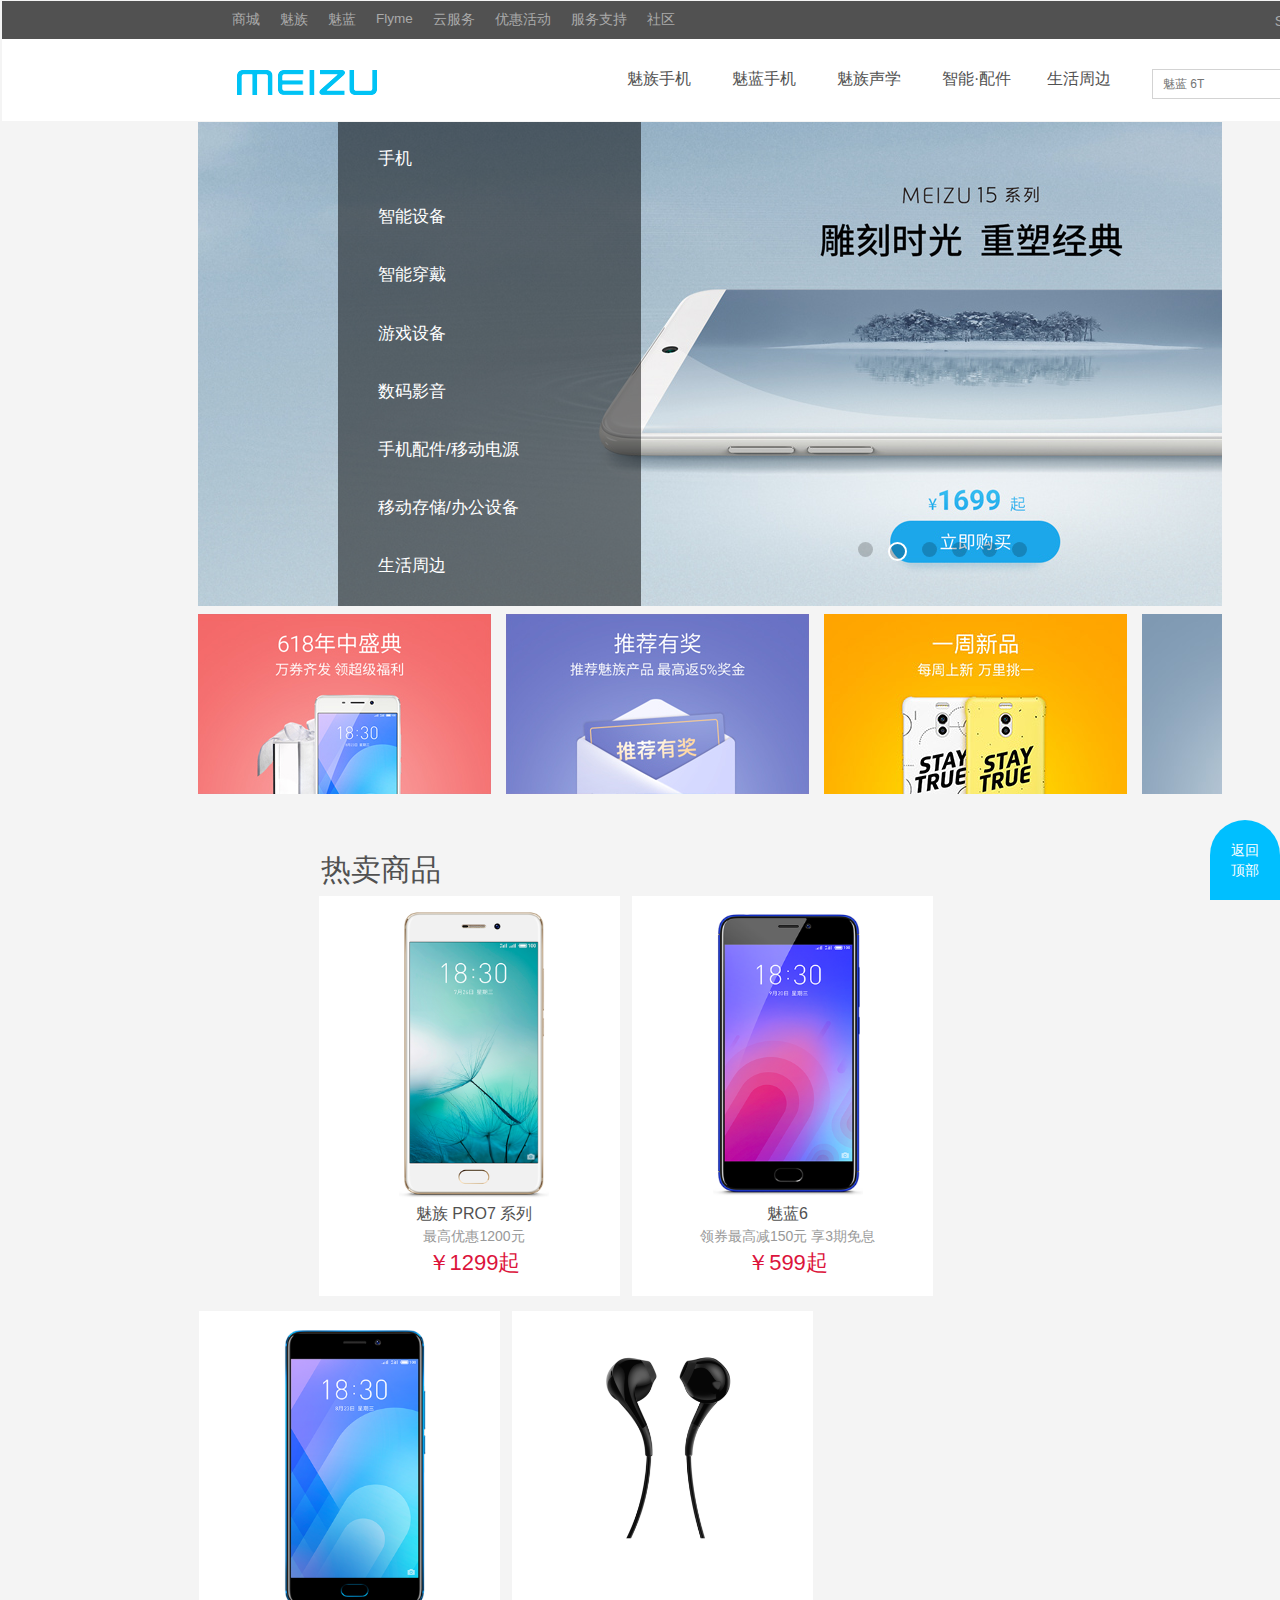
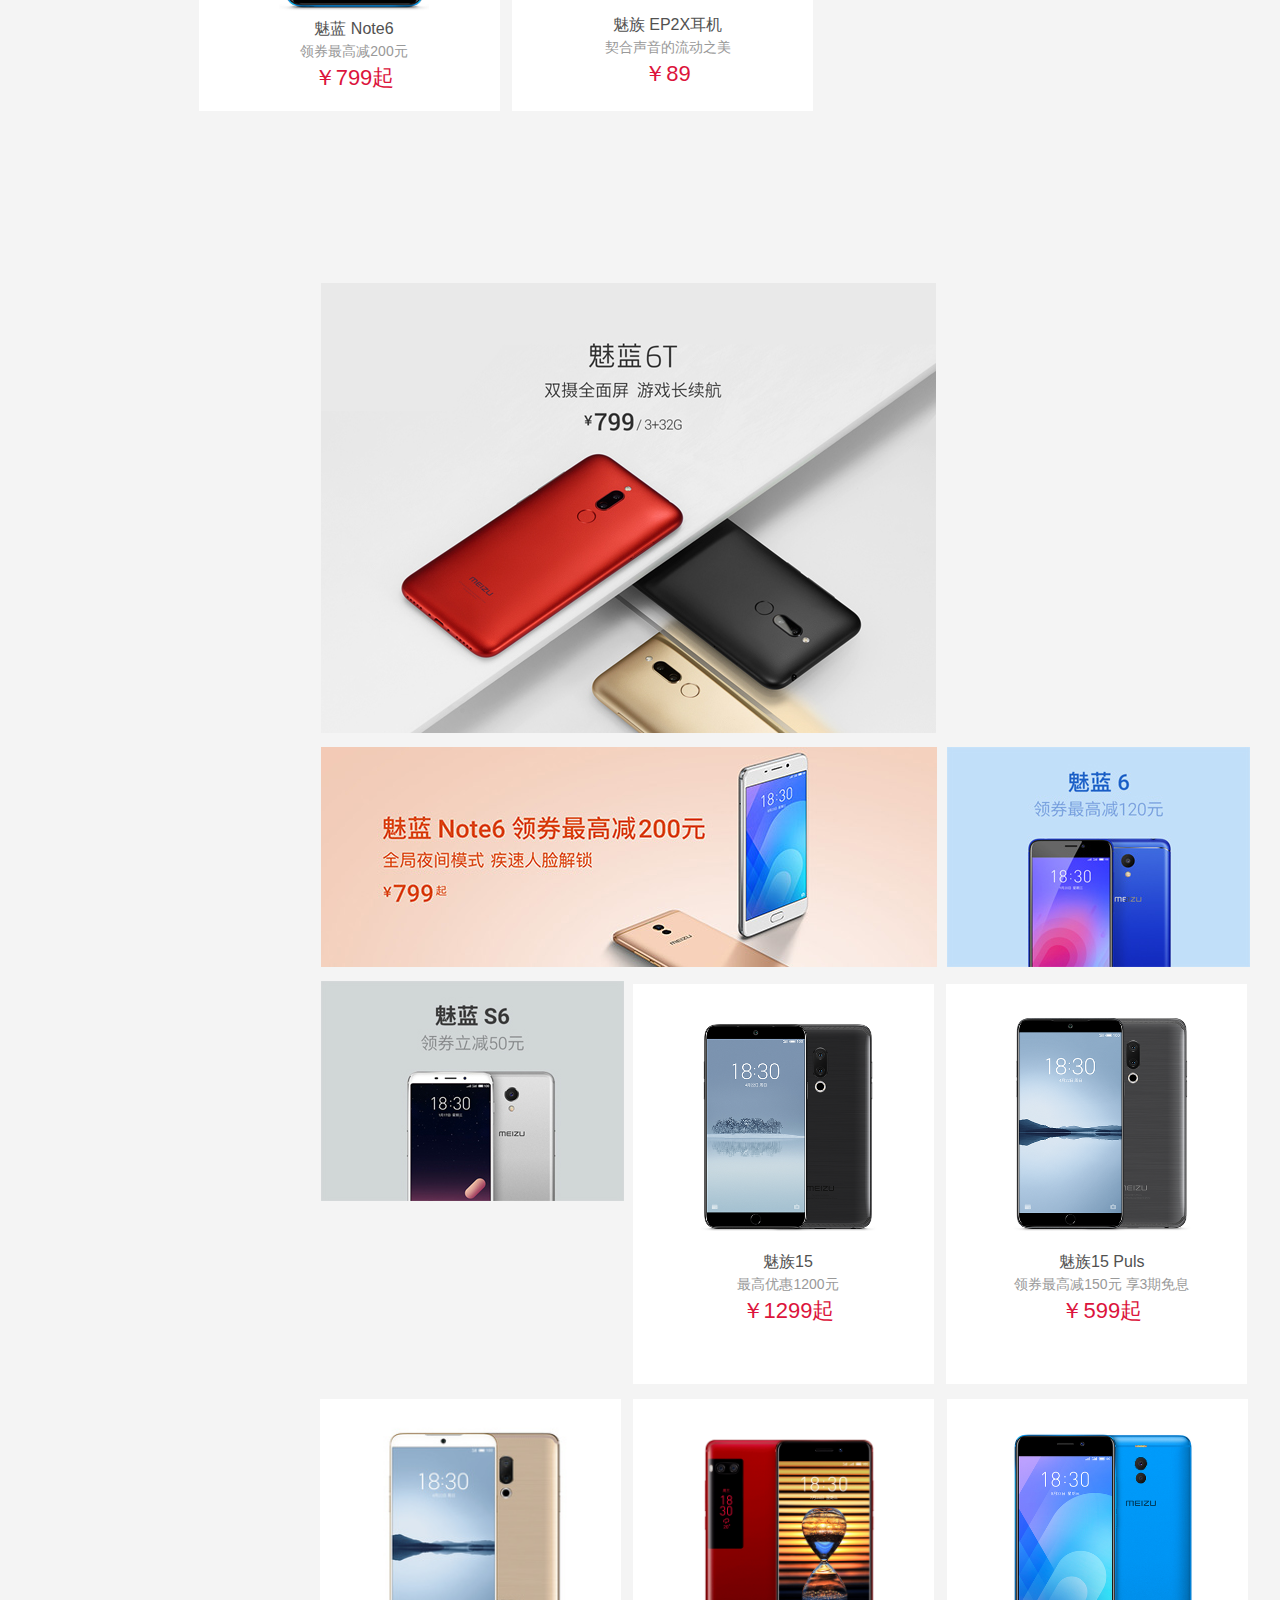
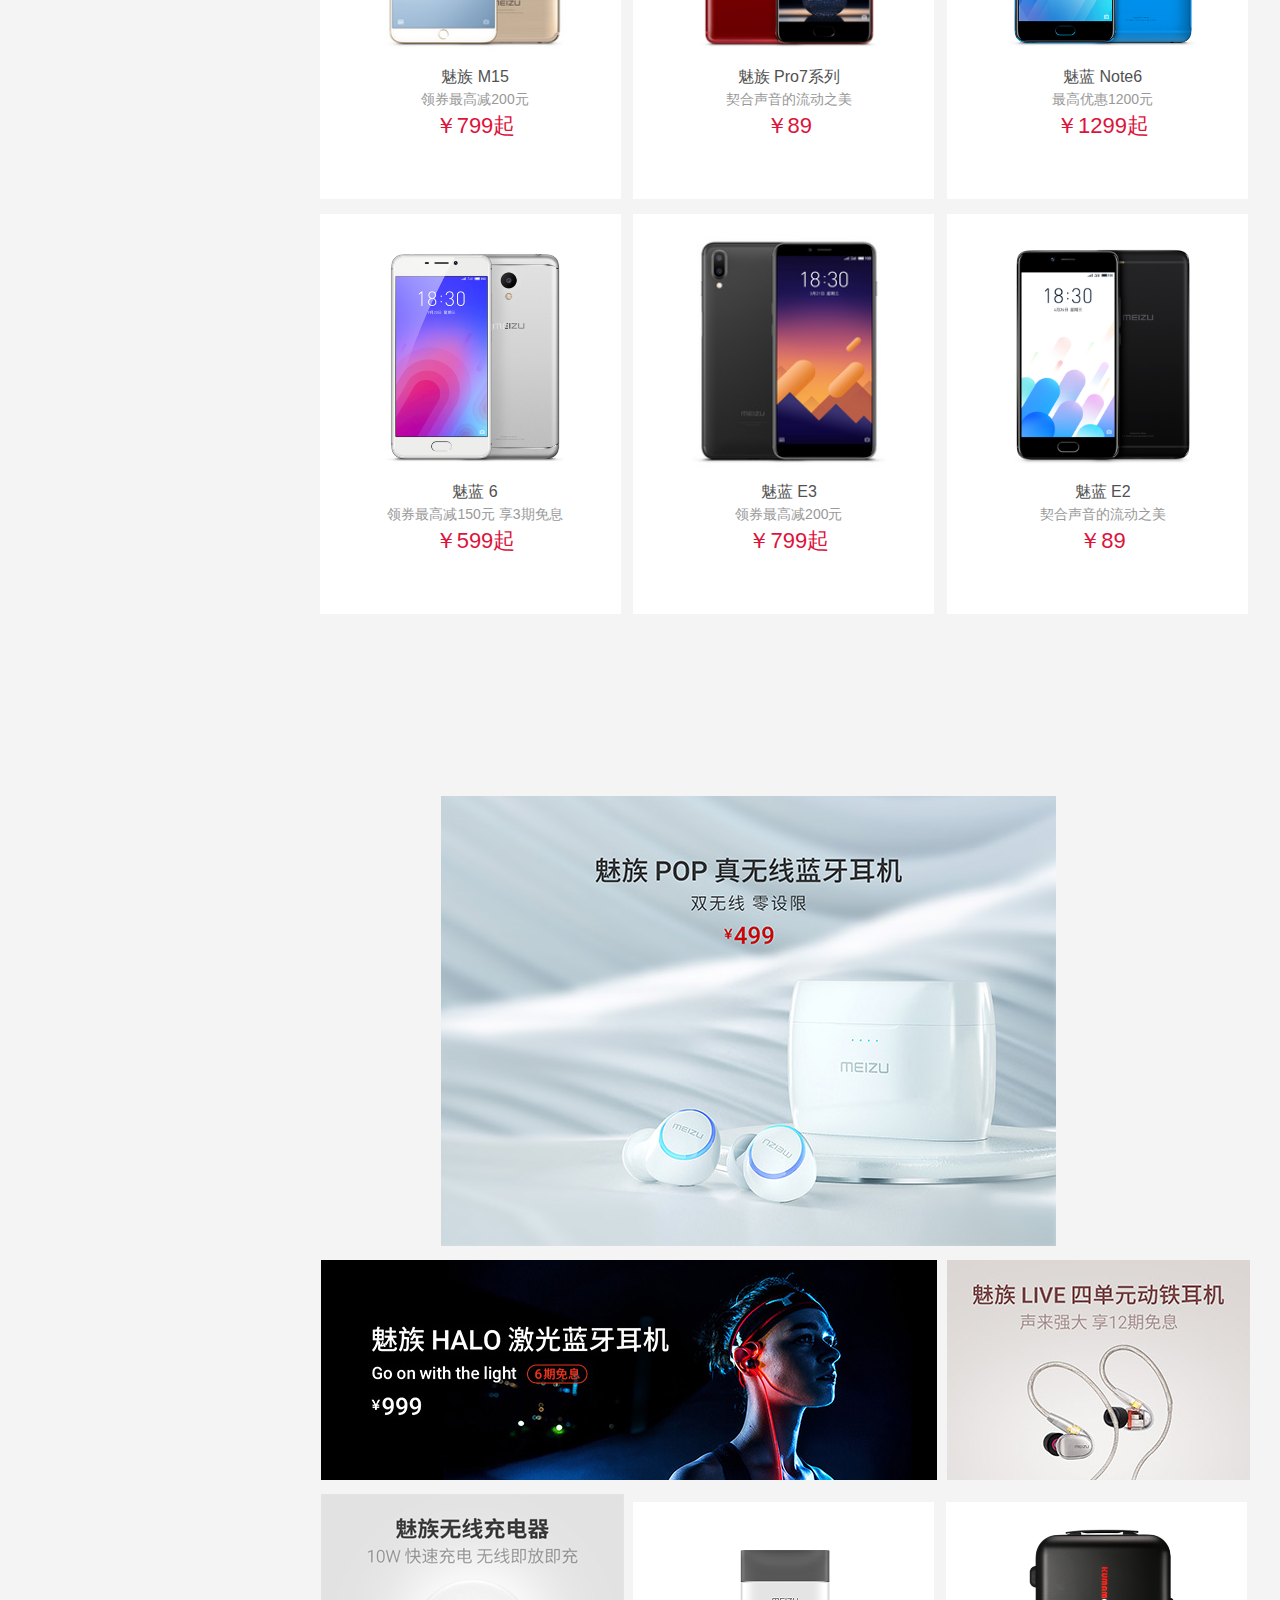
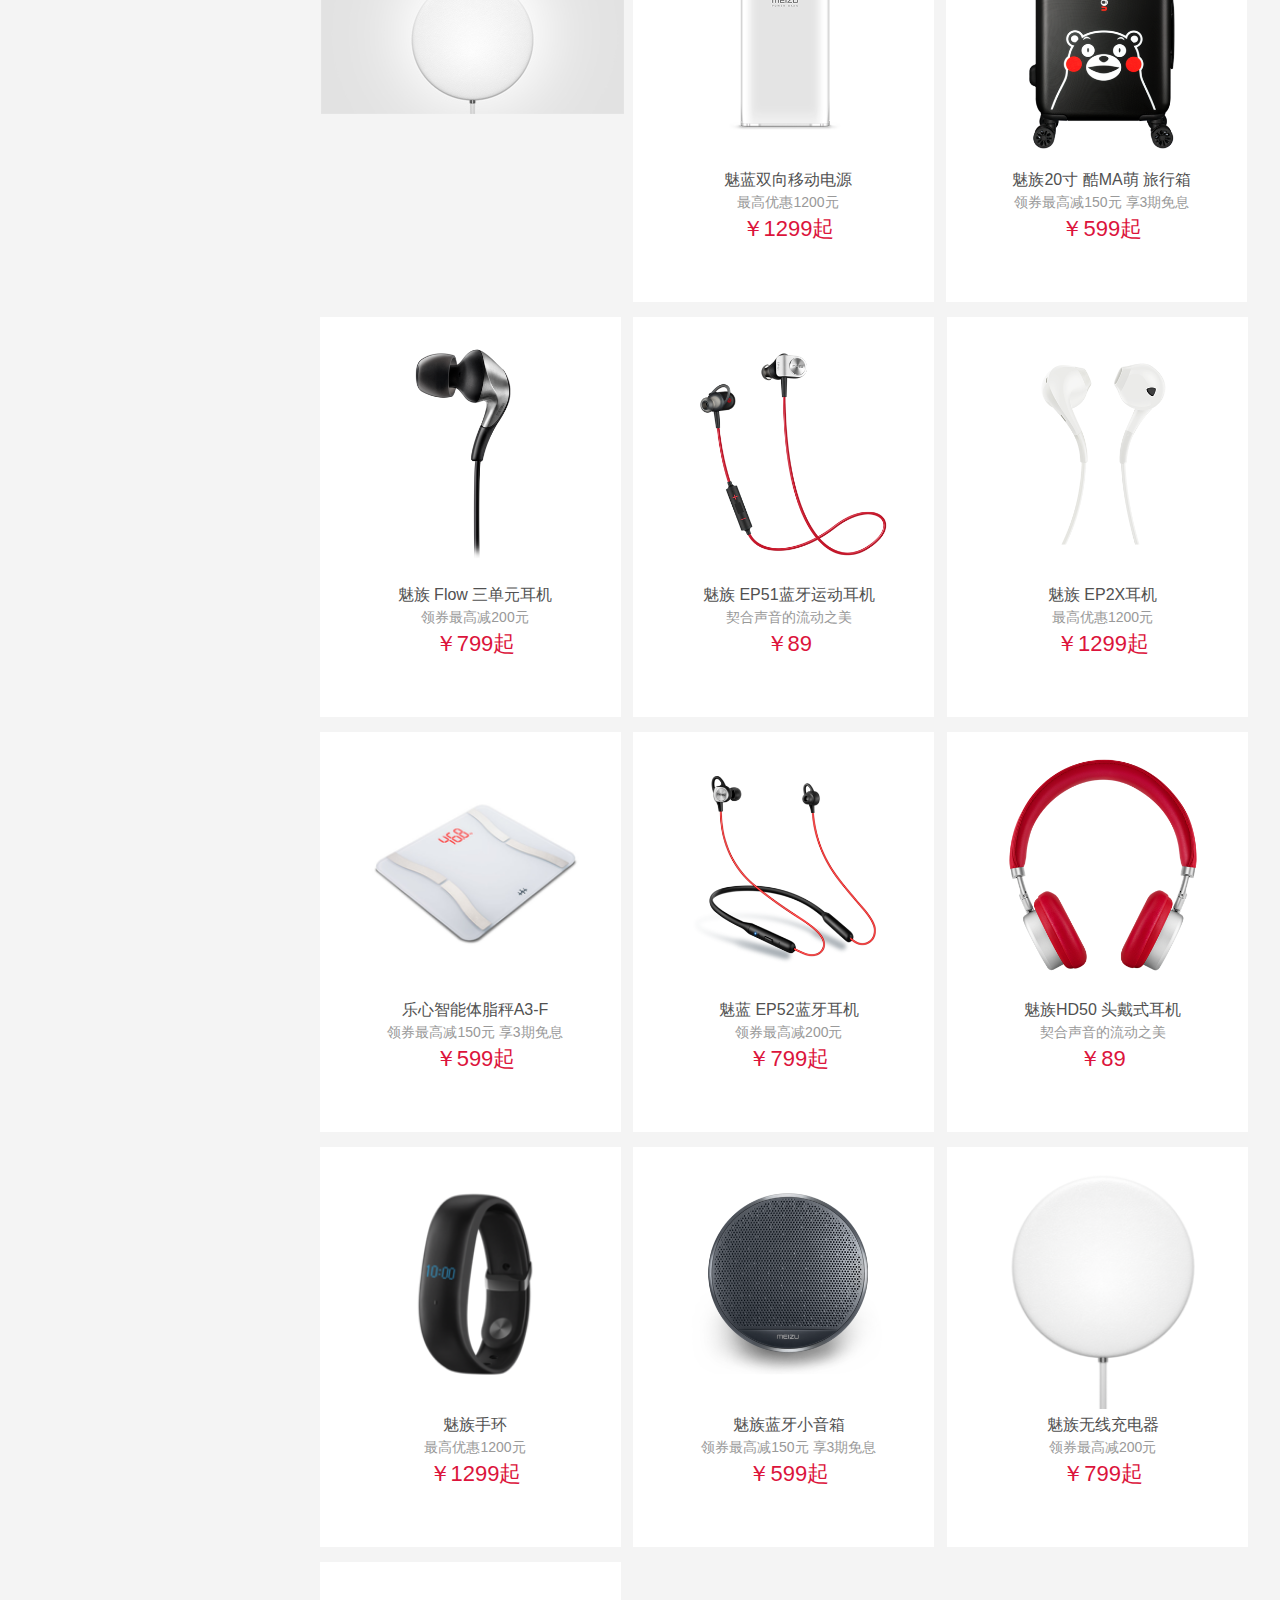
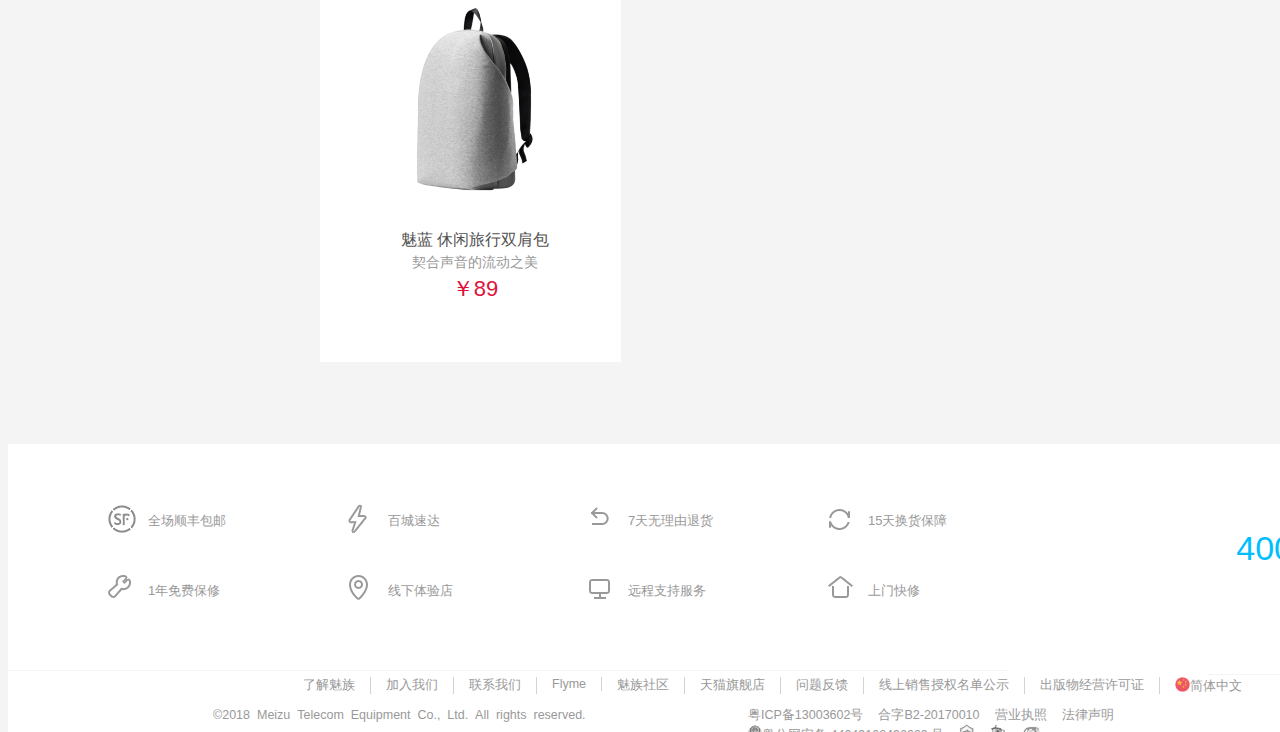
<file: index.html>
<!DOCTYPE html>
<html>
	<head>
		<meta charset="utf-8" />
		<title></title>
		<link rel="stylesheet" type="text/css" href="css/index.css"/>
	</head>
	<body>
		<header>
			<div class="top1">
				<ul id="header_top">
				<li><a href="Shopping Mall.html">商城</a></li>
				<li><a href="Meizu.html">魅族</a></li>
				<li><a href="Meilan.html">魅蓝</a></li>
				<li><a href="#">Flyme</a></li>
				<li><a href="#">云服务</a></li>
				<li><a href="#" onclick="opens()">优惠活动</a></li>
				<script>
					var newWin;
					function opens(){
						 newWin=window.open("quan.html","优惠活动","width=580,height=800,top=100,left=100")
					}
				</script>
				<li><a href="#">服务支持</a></li>
				<li><a href="#">社区</a></li>
				</ul>
				<span id="header_top_span2"><a href="#">Select Region</a>
				</span>
				<span id="header_top_span"><img src="img/download_ec461fd.png" /><a href="#">APP下载</a>
					<dl class="dl" >
			  				<dt><a href=""><img src="img/qrcode-3389e5b72a.png" width="200px" height="200px" /></a></dt>
		  				</dl>
				</span>
					<script>var ul = document.getElementById("header_top_span");
						var a = ul.getElementsByTagName("a");
						for(var i = 0; i < a.length; i++) {
							a[i].onmouseover = function(e) {
								var dl = this.nextElementSibling;
								dl.style.display = "block";
							}
							a[i].onmouseout = function(e) {
								var dl = this.nextElementSibling;
								dl.style.display = "none";
							}
						}
					</script>
			</div>
			<br />
			<div class="top2">
				<ul id="header_top2">
					<li id="zhuye"><a href="index.html"><img src="img/logo-new_2ea694e.png" class="logo"/></a></li>
					<li><a href="Meizu.html">魅族手机</a></li>
					<li><a href="Meilan.html">魅蓝手机</a></li>
					<li><a href="voice.html">魅族声学</a></li>
					<li><a href="Intelligence.html">智能·配件</a></li>
					<li><a href="Life.html">生活周边</a></li>
					<li><input type="search" placeholder="魅蓝 6T" />
					<a class="fangda" href="Shopping Mall.html"><img src="img/放大镜.png"/></a></li>
					<li class="header_top2_login"><a href="Login.html"><img src="img/icon-user_47dae1a.jpg" width="30px" class="yonghu"/></a>
						<dl class="dl" >
			  				<dt><a href="">立即注册</a></dt>
			  				<dt><a href="">立即登陆</a></dt>
			  				<dt><a href="">我的订单</a></dt>
			  				<dt><a href="">M码通道</a></dt>
		  				</dl>
					</li>
					<li><img src="img/shopping-cart-gray_c2cb1d5.jpg" class="gouwuche"/></li>
				</ul>
			</div>
		</header>
		<script>var ul = document.getElementById("header_top2");
			var a = ul.getElementsByTagName("a");
			for(var i = 0; i < a.length; i++) {
				a[i].onmouseover = function(e) {
			
					var dl = this.nextElementSibling;
					dl.style.display = "block";
				}
				a[i].onmouseout = function(e) {
					var dl = this.nextElementSibling;
					dl.style.display = "none";
				}
			}
		</script>
		<div id="Body">
			<div id="Body_top">
				<div id="box">
					 <ul id="ul">
					  <li style='display:block;'><img src="img/1.jpg" alt=""></li>
					  <li><img src="img/2.jpg" alt=""></li>
					  <li><img src="img/3.jpg" alt=""></li>
					  <li><img src="img/5.jpg" alt=""></li>
					  <li><img src="img/6.jpg" alt=""></li>
					  <li><img src="img/7.jpg" alt=""></li>
					 </ul>
					 <ul id='ol'>
					  <li class='active'></li>
					  <li></li>
					  <li></li>
					  <li></li>
					  <li></li>
					  <li></li>
					 </ul>
				 </div>
				 <div id="Body_top2">
				<ul id="Body_top2_ul">
					<li><img src="img/Cgbj0VsRDD-AXZ3xAAB93xOhktw926.jpg" id="img1"/></li>
					<li><img src="img/Cgbj0VsRDJ2ARB9dAAB36jIRa2s837.jpg" id="img2"/></li>
					<li><img src="img/34bc6702-f38e-4ee2-95aa-58083664da73.jpg" id="img3"/></li>
					<li><img src="img/Cgbj0FryjeKAJW4hAAAqvC_hSKg361.jpg" id="img4"/></li>
				</ul>
				<script>
					var img1=document.getElementById("img1");
					var img2=document.getElementById("img2");
					var img3=document.getElementById("img3");
					var img4=document.getElementById("img4");
					img1.onmouseover = function() {
						img1.style.boxShadow="10px 10px 1em  5px #D3D3D3";
					}
					img1.onmouseout = function() {
						img1.style.boxShadow="none";
					}
					img2.onmouseover = function() {
						img2.style.boxShadow="10px 10px 1em  5px #D3D3D3";
					}
					img2.onmouseout = function() {
						img2.style.boxShadow="none";
					}
					img3.onmouseover = function() {
						img3.style.boxShadow="10px 10px 1em  5px #D3D3D3";
					}
					img3.onmouseout = function() {
						img3.style.boxShadow="none";
					}
					img4.onmouseover = function() {
						img4.style.boxShadow="10px 10px 1em  5px #D3D3D3";
					}
					img4.onmouseout = function() {
						img4.style.boxShadow="none";
					}
				</script>
				</div>
			</div>
				 <script>
				 	var index = 0;
					function fun() {
						var ulLi = document.getElementById("ul").getElementsByTagName("li");
						var olLi = document.getElementById("ol").getElementsByTagName("li");
						ulLi[index].setAttribute("style", "display: none;");
						olLi[index].setAttribute("class", "");
						index++;
						if(index == 6) {
							index = 0;
						}
						ulLi[index].setAttribute("style", "display: block;");
						olLi[index].setAttribute("class", "active");
					
					}
					var timer = setInterval(fun, 1000);
					var ul = document.getElementById("ul");
					ul.onmouseover = function() {
						clearInterval(timer);
					}
					ul.onmouseout = function() {
						timer = setInterval(fun, 1000);
					}
				 </script>
				<ul id="Body_top_ul">
					<li><a href="Meilan.html">手机</a>
					</li>
					<li><a href="Intelligence.html">智能设备</a>
					</li>
					<li><a href="Intelligence.html">智能穿戴</a>
					</li>
					<li><a href="Intelligence.html">游戏设备</a>
					</li>
					<li><a href="voice.html">数码影音</a>
					</li>
					<li><a href="Intelligence.html">手机配件/移动电源</a>
					</li>
					<li><a href="Intelligence.html">移动存储/办公设备</a>
					</li>
					<li><a href="Life.html">生活周边</a>
					</li>
				</ul>
			</div>
					<script>
						var ul = document.getElementById("Body_top_ul");
						var a = ul.getElementsByTagName("a");
						for(var i = 0; i < a.length; i++) {
							a[i].onmouseover = function(e) {
								var dl = this.nextElementSibling;
								dl.style.display = "block";
							}
							a[i].onmouseout = function(e) {
								var dl = this.nextElementSibling;
								dl.style.display = "none";
							}
							}
					</script>
			<div id="Body_cart">
				<span>
				<span class="lan">热卖商品</span>
				<br />
				<a href="Meizu.html">
				<ul class="shangpin">
					<li class="tu"><img src="img/Cgbj0FmSnRiAG8B_AAGt2EgtluQ342.png" width="150px" height="290px"/></li>
					<li class="name"><span>魅族 PRO7 系列</span></li>
					<li class="youhui"><span>最高优惠1200元</span></li>
					<li class="monney"><span>￥1299起</span></li>
				</ul>
				</a>
				<a href="Meilan.html">
				<ul class="shangpin">
					<li class="tu"><img src="img/Cgbj0Vna7vWALI3BAAFT7K8z414608.png" width="150px" height="290px"/></li>
					<li class="name"><span>魅蓝6</span></li>
					<li class="youhui"><span>领券最高减150元 享3期免息</span></li>
					<li class="monney"><span>￥599起</span></li>
				</ul>
				</a>
				<a href="Meilan.html">
				<ul class="shangpin">
					<li class="tu"><img src="img/Cgbj0Vne27SAbJTvAAFPKVsZjT4521.png" width="150px" height="290px"/></li>
					<li class="name"><span>魅蓝 Note6</span></li>
					<li class="youhui"><span>领券最高减200元</span></li>
					<li class="monney"><span>￥799起</span></li>
				</ul>
				</a>
				<a href="voice.html">
				<ul class="shangpin">
					<li class="tu"><img src="img/Cix_s1gcTHCANftiAAErzSizI8c299.png@480x480.png" width="250px" height="250px"/></li>
					<li class="name"><span><br/><br/>魅族 EP2X耳机</span></li>
					<li class="youhui"><span>契合声音的流动之美</span></li>
					<li class="monney"><span>￥89</span></li>
				</ul>
				</a>
				</span>
				<span id="lan1">
				<br /><br /><br /><br /><br /><br />
				<span class="lan1">手机</span>
				<div><img src="img/Cgbj0VsLsAmAf74oAAF4Dg9fFcg325.jpg"/></div>
				<div><img src="img/Cgbj0FsWQS2AesAoAAB77w4TJ4o823.jpg"/></div>
				<div class="lan1_1"><img src="img/Cgbj0VsQ-fqAGY6lAABS1gfjCSA522.jpg"/></div>
				<div class="lan1_1"><img src="img/Cgbj0VsD83iAba0yAABV-bRyDiU053.jpg"/></div>
				<a href="Meizu.html">
				<ul class="shangpin1">
					<li class="tu"><img src="img/Cgbj0VrxPbKAPw-1AAJWqasMn_A309.png" width="250px" height="250px"/></li>
					<li class="name"><span>魅族15</span></li>
					<li class="youhui"><span>最高优惠1200元</span></li>
					<li class="monney"><span>￥1299起</span></li>
				</ul>
				</a>
				<a href="Meizu.html">
				<ul class="shangpin1">
					<li class="tu"><img src="img/Cgbj0FrxPbKAURMmAAJgeOiuUGU292.png" width="250px" height="250px"/></li>
					<li class="name"><span>魅族15 Puls</span></li>
					<li class="youhui"><span>领券最高减150元 享3期免息</span></li>
					<li class="monney"><span>￥599起</span></li>
				</ul>
				</a>
				<a href="Meizu.html">
				<ul class="shangpin1">
					<li class="tu"><img src="img/Cgbj0FrcbsCANuv_AAzufmGf2yU449.png@240x240.jpg" width="250px" height="250px"/></li>
					<li class="name"><span>魅族 M15</span></li>
					<li class="youhui"><span>领券最高减200元</span></li>
					<li class="monney"><span>￥799起</span></li>
				</ul>
				</a>
				<a href="Meizu.html">
				<ul class="shangpin1">
					<li class="tu"><img src="img/Cgbj0Vl4OYOAGRToAAJwA8hDe5Y164.png" width="250px" height="250px"/></li>
					<li class="name"><span>魅族 Pro7系列</span></li>
					<li class="youhui"><span>契合声音的流动之美</span></li>
					<li class="monney"><span>￥89</span></li>
				</ul>
				</a>
				<a href="Meilan.html">
				<ul class="shangpin1">
					<li class="tu"><img src="img/Cgbj0FmdIJmAeVGmAAxAuuJkLGk921.png@480x480.jpg" width="250px" height="250px"/></li>
					<li class="name"><span>魅蓝 Note6</span></li>
					<li class="youhui"><span>最高优惠1200元</span></li>
					<li class="monney"><span>￥1299起</span></li>
				</ul>
				</a>
				<a href="Meilan.html">
				<ul class="shangpin1">
					<li class="tu"><img src="img/Cgbj0VnCGzuARl88AAnFI7AK-Xs392.png@480x480.png" width="250px" height="250px"/></li>
					<li class="name"><span>魅蓝 6</span></li>
					<li class="youhui"><span>领券最高减150元 享3期免息</span></li>
					<li class="monney"><span>￥599起</span></li>
				</ul>
				</a>
				<a href="Meilan.html">
				<ul class="shangpin1">
					<li class="tu"><img src="img/Cgbj0Vq9-m2AJr_PAAp1B7CA5GY057.png@240x240.jpg" width="250px" height="250px"/></li>
					<li class="name"><span>魅蓝  E3</span></li>
					<li class="youhui"><span>领券最高减200元</span></li>
					<li class="monney"><span>￥799起</span></li>
				</ul>
				</a>
				<a href="Meilan.html">
				<ul class="shangpin1">
					<li class="tu"><img src="img/Cgbj0FkAUNWADAgGAAZo5v0_vu8708.png@680x680.png" width="250px" height="250px"/></li>
					<li class="name"><span>魅蓝 E2</span></li>
					<li class="youhui"><span>契合声音的流动之美</span></li>
					<li class="monney"><span>￥89</span></li>
				</ul>
				</a>
				</span>
				<span id="lan2">
				<span class="lan2">智能配件</span>
				<div><img src="img/0ba8f982-cabd-4289-8b23-56482826c02c.jpg"/></div>
				<div><img src="img/ae9962a0-9391-4ecd-bbb6-bf2ec9768ce7.jpg"/></div>
				<div class="lan2_2"><img src="img/a188cb9e-7819-44b9-8a18-b2cf3a8e402e.jpg"/></div>
				<div class="lan2_2"><img src="img/f3e79c7f-fc16-4e9c-8029-e05debcb3f8e.jpg"/></div>
				<a href="Intelligence.html">
				<ul class="shangpin2">
					<li class="tu"><img src="img/Cgbj0FrxRYSAa6YQAABMFFMVjEk568.png"  width="250px" height="250px"/></li>
					<li class="name"><span>魅蓝双向移动电源</span></li>
					<li class="youhui"><span>最高优惠1200元</span></li>
					<li class="monney"><span>￥1299起</span></li>
				</ul>
				</a>
				<a href="Life.html">
				<ul class="shangpin2">
					<li class="tu"><img src="img/Cgbj0FqwvJSAEgOEAAlTJ1rcYL0181.png@480x480.png"  width="250px" height="250px"/></li>
					<li class="name"><span>魅族20寸 酷MA萌 旅行箱</span></li>
					<li class="youhui"><span>领券最高减150元 享3期免息</span></li>
					<li class="monney"><span>￥599起</span></li>
				</ul>
				</a>
				<a href="voice.html">
				<ul class="shangpin2">
					<li class="tu"><img src="img/Cgbj0Vl22XGAC6YIAAGautlHsjo741.png@480x480.png"  width="250px" height="250px"/></li>
					<li class="name"><span>魅族 Flow 三单元耳机</span></li>
					<li class="youhui"><span>领券最高减200元</span></li>
					<li class="monney"><span>￥799起</span></li>
				</ul>
				</a>
				<a href="voice.html">
				<ul class="shangpin2">
					<li class="tu"><img src="img/1459849377-64075.png@480x480.png" width="250px" height="250px"/></li>
					<li class="name"><span>魅族 EP51蓝牙运动耳机</span></li>
					<li class="youhui"><span>契合声音的流动之美</span></li>
					<li class="monney"><span>￥89</span></li>
				</ul>
				</a>
				<a href="voice.html">
				<ul class="shangpin2">
					<li class="tu"><img src="img/Cgbj0VrxQ9SAAHYpAACf4yQYHPc137.png"  width="250px" height="250px"/></li>
					<li class="name"><span>魅族 EP2X耳机</span></li>
					<li class="youhui"><span>最高优惠1200元</span></li>
					<li class="monney"><span>￥1299起</span></li>
				</ul>
				</a>
				<a href="Life.html">
				<ul class="shangpin2">
					<li class="tu"><img src="img/Cgbj0FsE3Q-AF3WFAABrVtAhjHc596.jpg@240x240.png"  width="250px" height="250px"/></li>
					<li class="name"><span>乐心智能体脂秤A3-F</span></li>
					<li class="youhui"><span>领券最高减150元 享3期免息</span></li>
					<li class="monney"><span>￥599起</span></li>
				</ul>
				</a>
				<a href="voice.html">
				<ul class="shangpin2">
					<li class="tu"><img src="img/Cgbj0Fmb55mABV4HAAKspJD9ivQ842.png@480x480.png"  width="250px" height="250px"/></li>
					<li class="name"><span>魅蓝 EP52蓝牙耳机</span></li>
					<li class="youhui"><span>领券最高减200元</span></li>
					<li class="monney"><span>￥799起</span></li>
				</ul>
				</a>
				<a href="voice.html">
				<ul class="shangpin2">
					<li class="tu"><img src="img/1453355333-13100.png@480x480.png" width="250px" height="250px"/></li>
					<li class="name"><span>魅族HD50 头戴式耳机</span></li>
					<li class="youhui"><span>契合声音的流动之美</span></li>
					<li class="monney"><span>￥89</span></li>
				</ul>
				</a>
				<a href="Intelligence.html">
				<ul class="shangpin2">
					<li class="tu"><img src="img/Cix_s1hGFveAE3RcAAOqzSlfPuA022.png@240x240.png" width="250px" height="250px"/></li>
					<li class="name"><span>魅族手环</span></li>
					<li class="youhui"><span>最高优惠1200元</span></li>
					<li class="monney"><span>￥1299起</span></li>
				</ul>
				</a>
				<a href="Intelligence.html">
				<ul class="shangpin2">
					<li class="tu"><img src="img/Cix_s1ij7KeAdy0cAAbboUvsAC4250.png@480x480.png" width="250px" height="250px"/></li>
					<li class="name"><span>魅族蓝牙小音箱</span></li>
					<li class="youhui"><span>领券最高减150元 享3期免息</span></li>
					<li class="monney"><span>￥599起</span></li>
				</ul>
				</a>
				<a href="Intelligence.html">
				<ul class="shangpin2">
					<li class="tu"><img src="img/Cgbj0VrcXw2AL0tBAApTh_xwKKk709.png@240x240.png" width="250px" height="250px"/></li>
					<li class="name"><span>魅族无线充电器</span></li>
					<li class="youhui"><span>领券最高减200元</span></li>
					<li class="monney"><span>￥799起</span></li>
				</ul>
				</a>
				<a href="Life.html">
				<ul class="shangpin2">
					<li class="tu"><img src="img/CnQOjVfJIReAKnozAAVBTlzLU4U593.png@480x480.png" width="250px" height="250px"/></li>
					<li class="name"><span>魅蓝 休闲旅行双肩包</span></li>
					<li class="youhui"><span>契合声音的流动之美</span></li>
					<li class="monney"><span>￥89</span></li>
				</ul>
				</a>
				</span>
			</div>
		</div>
		<footer>
			<div class="footer">
				<div id="footer1">
					<ul id="footer_top">
						<li><a href="#"><img src="img/e359f13e-3010-402f-87b0-1b4f9e1abbeb.png"/><span>全场顺丰包邮</span></a></li>
						<li><a href="#"><img src="img/147d3cc3-b434-46a3-ba03-852ed7e50e40.png"/><span>百城速达</span></a></li>
						<li><a href="#"><img src="img/ec5aad43-2cd2-49db-ad98-420def128e1f.png"/><span>7天无理由退货</span></a></li>
						<li><a href="#"><img src="img/d914c51f-1e83-4954-a5ff-623962d408ea.png"/><span>15天换货保障</span></a></li>
						<li><a href="#"><img src="img/810a9fae-4875-4d08-9403-65bc004c66f4.png"/><span>1年免费保修</span></a></li>
						<li><a href="#"><img src="img/3ac6ea23-4d1f-472b-9c67-cc343526475c.png"/><span>线下体验店</span></a></li>
						<li><a href="#"><img src="img/dc023b04-03ff-4f6c-9222-6022aaa90e9c.png"/><span>远程支持服务</span></a></li>
						<li><a href="#"><img src="img/a794fcd4-888a-408c-8714-2e5c764da09b.png"/><span>上门快修</span></a></li>
					</ul>
					<span id="footer_top_rigth">
						<p class="rigth1" align="right">周一至周日7:30-24:00</p>
						<p class="rigth2" align="right">400-788-3333</p>
						<p class="rigth3" align="right"><img src="img/footer_icon_09_60fabcd.png"/><a href="#">在线客服</a></p>
					</span>
				</div>
				<div id="footer2">
					<ul id="footer_bottom">
						<li><a href="#">了解魅族</a></li>
						<li><a href="#">加入我们</a></li>
						<li><a href="#">联系我们</a></li>
						<li><a href="#">Flyme</a></li>
						<li><a href="#">魅族社区</a></li>
						<li><a href="#">天猫旗舰店</a></li>
						<li><a href="#">问题反馈</a></li>
						<li><a href="#">线上销售授权名单公示</a></li>
						<li><a href="#">出版物经营许可证</a></li>
						<li class="footer_tu"><img src="img/1c31db15-ab85-4932-8e6c-edfd6039bc60.png" width="15px" height="15px"/><a href="#"><span>简体中文</span></a>
							<dl class="dl" >
			  				<dt><a href=""><img src="img/85fba643-95ca-4db1-991c-43e66f108afb.png"width="15px" height="15px"/>繁体中文</a></a></dt>
			  				<dt><a href=""><img src="img/2ca9de93-02cb-4ded-ab0a-c497dcf06c5a.png"width="15px" height="15px"/>English</a></a></dt>
			  				<dt><a href=""><img src="img/e743e97c-71af-4853-a91d-bd81c2d3a31c.png"width="15px" height="15px"/>Pyccknn</a></a></dt>
		  				</dl>
						</li>
					</ul>
								<script>
	  	var ul=document.getElementById("footer_bottom");
	  	var a=ul.getElementsByTagName("a");
	  	for(var i=0;i<a.length;i++){
	  		a[i].onmouseover=function(e){
	  			
	  		     var dl=this.nextElementSibling;
	  		    dl.style.display="block";
	  		}
	  		a[i].onmouseout=function(e){
	  			 var dl=this.nextElementSibling;
	  		      dl.style.display="none";
	  		}
	  	}
	  </script>
					<br />
					<span id="footer_bottom_2018">©2018&nbsp;&nbsp;Meizu&nbsp;&nbsp;Telecom&nbsp;&nbsp;Equipment&nbsp;&nbsp;Co.,&nbsp;&nbsp;Ltd.&nbsp;&nbsp;All&nbsp;&nbsp;rights&nbsp;&nbsp;reserved.</span>
					<ul id="footer_bottom1">
						<li><a href="#">粤ICP备13003602号</a></li>
						<li><a href="#">合字B2-20170010</a></li>
						<li><a href="#">营业执照</a></li>
						<li><a href="#">法律声明</a></li>
						<li><img src="img/gong.jpg"/><span>粤公网安备 44049102496009 号</span></li>
						<li><img src="img/xxx.jpg"/></li>
						<li><img src="img/xx.jpg"/></li>
						<li><img src="img/x.jpg"/></li>
					</ul>
				</div>
			</div>
		</footer>
		<div id="to_top">返回顶部</div>
		<script>
			window.onload = function(){
			  var oTop = document.getElementById("to_top");
			  var screenw = document.documentElement.clientWidth || document.body.clientWidth;
			  var screenh = document.documentElement.clientHeight || document.body.clientHeight;
			  oTop.style.left = screenw - oTop.offsetWidth +"px";
			  oTop.style.top = screenh - oTop.offsetHeight + "px";
			  window.onscroll = function(){
			    var scrolltop = document.documentElement.scrollTop || document.body.scrollTop;
			    oTop.style.top = screenh - oTop.offsetHeight + scrolltop +"px";
			  }
			  oTop.onclick = function(){
			    document.documentElement.scrollTop = document.body.scrollTop =0;
			  }
			}  
		</script>
	</body>
</html>
</file>
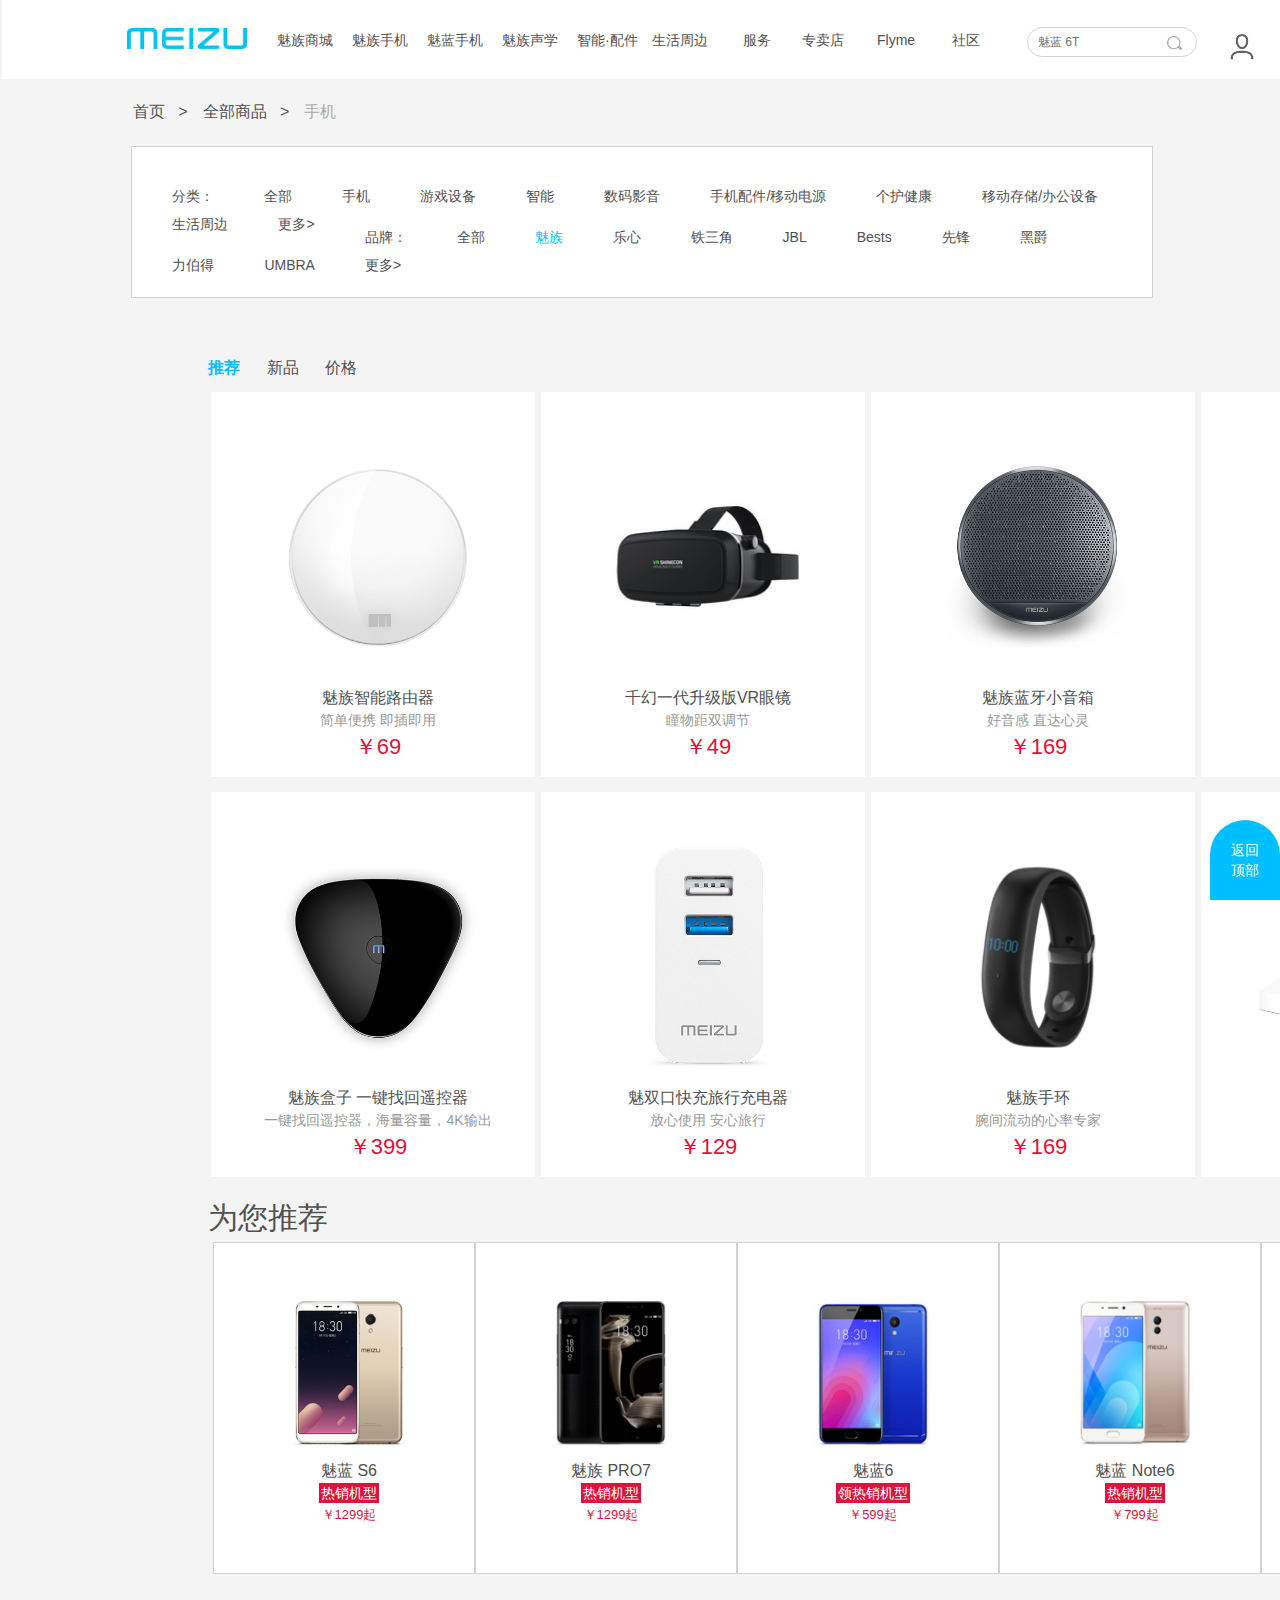
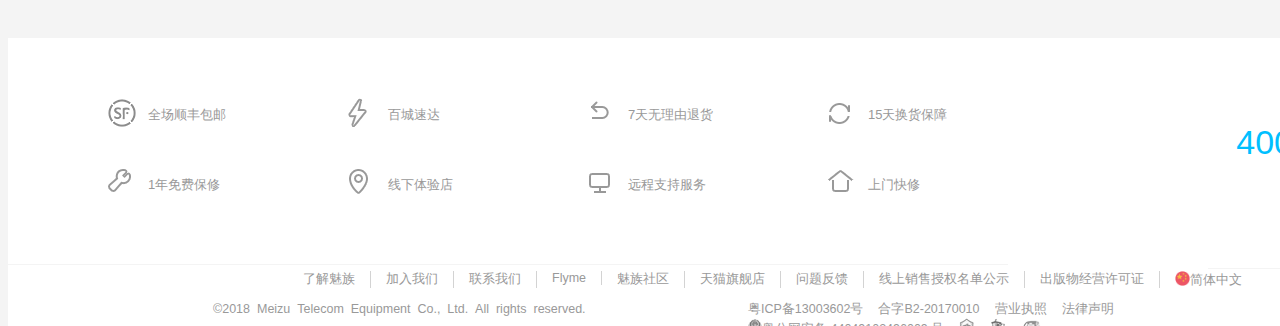
<file: Intelligence.html>
<!DOCTYPE html>
<html>
	<head>
		<meta charset="utf-8" />
		<title></title>
		<link rel="stylesheet" type="text/css" href="css/Intelligence.css"/>
	</head>
	<body>
		<header>
			<div class="top2">
				<ul id="header_top2">
					<li id="zhuye"><a href="index.html"><img src="img/logo-new_2ea694e.png" class="logo" width="120px"/></a></li>
					<li><a href="Shopping Mall.html">魅族商城</a></li>
					<li><a href="Meizu.html">魅族手机</a></li>
					<li><a href="Meilan.html">魅蓝手机</a></li>
					<li><a href="voice.html">魅族声学</a></li>
					<li><a href="Intelligence.html">智能·配件</a></li>
					<li><a href="Life.html">生活周边</a></li>
					<li><a href="#">&nbsp;&nbsp;&nbsp;&nbsp;服务</a></li>
					<li><a href="#">专卖店</a></li>
					<li><a href="#">Flyme</a></li>
					<li><a href="#">社区</a></li>
					<li><input type="search" placeholder="魅蓝 6T" />
					<a class="fangda" href="#"><img src="img/放大镜.png"/></a></li>
					<li class="header_top2_login"><a href="Login.html"><img src="img/icon-user_47dae1a.jpg" width="30px" class="yonghu"/></a>
						<dl class="dl" >
			  				<dt><a href="">立即注册</a></dt>
			  				<dt><a href="">立即登陆</a></dt>
			  				<dt><a href="">我的订单</a></dt>
			  				<dt><a href="">M码通道</a></dt>
		  				</dl>
					</li>
					<li><img src="img/shopping-cart-gray_c2cb1d5.jpg" class="gouwuche"/></li>
				</ul>
			</div>
		</header>
		<script>
			var ul = document.getElementById("header_top2");
			var a = ul.getElementsByTagName("a");
				for(var i = 0; i < a.length; i++) {
				a[i].onmouseover = function(e) {
		
				var dl = this.nextElementSibling;
				dl.style.display = "block";
				}
				a[i].onmouseout = function(e) {
				var dl = this.nextElementSibling;
				dl.style.display = "none";
				}
				}
		</script>
			<div id="Body">
				<ul id="Body_top1">
					<li><a href="#">首页</a>&nbsp;&nbsp;&nbsp;></li>
					<li><a href="#">全部商品</a>&nbsp;&nbsp;&nbsp;></li>
					<li><a href="#" style="color: #AAAAAA;">手机</a></li>
				</ul>
				<div id="Body_top2">
					<br />
					<ul id="Body_top2_2">
						<li>分类：</li>
						<li><a href="#">全部</a></li>
						<li><a href="#">手机</a></li>
						<li><a href="#">游戏设备</a></li>
						<li><a href="#">智能</a></li>
						<li><a href="#">数码影音</a></li>
						<li><a href="#">手机配件/移动电源</a></li>
						<li><a href="#">个护健康</a></li>
						<li><a href="#">移动存储/办公设备</a></li>
						<li><a href="#">生活周边</a></li>
						<li><a href="#">更多></a></li>
					</ul>
					<br />
					<ul id="Body_top2_3">
						<li>品牌：</li>
						<li><a href="#">全部</a></li>
						<li><a href="#" style="color: #00BFFF;">魅族</a></li>
						<li><a href="#">乐心</a></li>
						<li><a href="#">铁三角</a></li>
						<li><a href="#">JBL</a></li>
						<li><a href="#">Bests</a></li>
						<li><a href="#">先锋</a></li>
						<li><a href="#">黑爵</a></li>
						<li><a href="#">力伯得</a></li>
						<li><a href="#">UMBRA</a></li>
						<li><a href="#">更多></a></li>
					</ul>
				</div>
			</div>
			<div id="Body_cart">
				<span class="cart1">
				<span class="lan1"><b style="color: #00BFFF;">推荐</b>&nbsp;&nbsp;&nbsp;&nbsp;&nbsp;&nbsp;新品&nbsp;&nbsp;&nbsp;&nbsp;&nbsp;&nbsp;价格</span>
				<br />
				<a href="#">
				<ul class="shangpin1">
					<li class="tu"><img src="img/1449647645-31973.png" width="250px" height="250px"/></li>
					<li class="name"><span>魅族智能路由器</span></li>
					<li class="youhui"><span>简单便携 即插即用</span></li>
					<li class="monney"><span>￥69</span></li>
				</ul>
				</a>
				<a href="#">
				<ul class="shangpin1">
					<li class="tu"><img src="img/Cgbj0Fn24uKARK84AAHDlReZO0E149.png@240x240.jpg"  width="250px" height="250px"/></li>
					<li class="name"><span>千幻一代升级版VR眼镜</span></li>
					<li class="youhui"><span>瞳物距双调节</span></li>
					<li class="monney"><span>￥49</span></li>
				</ul>
				</a>
				<a href="#">
				<ul class="shangpin1">
					<li class="tu"><img src="img/Cgbj0FrxQ9SAVWzVAAOOmwIFC_A168.png" width="250px" height="250px"/></li>
					<li class="name"><span>魅族蓝牙小音箱</span></li>
					<li class="youhui"><span>好音感 直达心灵</span></li>
					<li class="monney"><span>￥169</span></li>
				</ul>
				</a>
				<a href="#">
				<ul class="shangpin1">
					<li class="tu"><img src="img/Cgbj0FrxRYSAa6YQAABMFFMVjEk568.png"  width="250px" height="250px"/></li>
					<li class="name"><span>魅蓝双向闪充移动电源</span></li>
					<li class="youhui"><span>潮流新色 闪充升级</span></li>
					<li class="monney"><span>￥159起</span></li>
				</ul>
				</a>
				<a href="#">
				<ul class="shangpin1">
					<li class="tu"><img src="img/Cgbj0FrxRYSAInh6AADPoOeWAz8281.png" width="250px" height="250px"/></li>
					<li class="name"><span>魅族盒子 一键找回遥控器</span></li>
					<li class="youhui"><span>一键找回遥控器，海量容量，4K输出</span></li>
					<li class="monney"><span>￥399</span></li>
				</ul>
				</a>
				<a href="#">
				<ul class="shangpin1">
					<li class="tu"><img src="img/Cgbj0FrxRYWAOmysAAFBKxiKZ5U445.png" width="250px" height="250px"/></li>
					<li class="name"><span>魅双口快充旅行充电器</span></li>
					<li class="youhui"><span>放心使用 安心旅行</span></li>
					<li class="monney"><span>￥129</span></li>
				</ul>
				</a><a href="#">
				<ul class="shangpin1">
					<li class="tu"><img src="img/Cix_s1hGFveAE3RcAAOqzSlfPuA022.png@240x240.png" width="250px" height="250px"/></li>
					<li class="name"><span>魅族手环</span></li>
					<li class="youhui"><span>腕间流动的心率专家</span></li>
					<li class="monney"><span>￥169</span></li>
				</ul>
				</a><a href="#">
				<ul class="shangpin1">
					<li class="tu"><img src="img/Cgbj0VrxRYSANxyhAACP0gFVN9E385.jpg" width="250px" height="250px"/></li>
					<li class="name"><span>魅族路由器 极速版</span></li>
					<li class="youhui"><span>天生不凡 快狠稳</span></li>
					<li class="monney"><span>￥99</span></li>
				</ul>
				</a>
				</span>
				<span class="cart">
				<span class="lan">为您推荐</span>
				<br />
				<a href="#">
				<ul class="shangpin">
					<li class="tu"><img src="img/Cgbj0Fpe-_yAFtuLAAw27mVWra0383.png@240x240.jpg" width="160px" height="170px"/></li>
					<li class="name"><span>魅蓝  S6</span></li>
					<li class="youhui"><span>热销机型</span></li>
					<li class="monney"><span>￥1299起</span></li>
				</ul>
				</a>
				<a href="#">
				<ul class="shangpin">
					<li class="tu"><img src="img/Cgbj0VrQDluAduZzAAuYs_pyDV0471_180x180.png"width="160px" height="170px"/></li>
					<li class="name"><span>魅族  PRO7  </span></li>
					<li class="youhui"><span>热销机型</span></li>
					<li class="monney"><span>￥1299起</span></li>
				</ul>
				</a>
				<a href="#">
				<ul class="shangpin">
					<li class="tu"><img src="img/Cgbj0VpcI-6AHsPAAACF-hNGTkg171_180x180.jpg" width="160px" height="170px"/></li>
					<li class="name"><span>魅蓝6</span></li>
					<li class="youhui"><span>领热销机型</span></li>
					<li class="monney"><span>￥599起</span></li>
				</ul>
				</a>
				<a href="#">
				<ul class="shangpin">
					<li class="tu"><img src="img/Cgbj0FpU312AbtuQAA1hVmco7-o187_180x180.png"width="160px" height="170px"/></li>
					<li class="name"><span>魅蓝 Note6</span></li>
					<li class="youhui"><span>热销机型</span></li>
					<li class="monney"><span>￥799起</span></li>
				</ul>
				</a>
				<a href="#">
				<ul class="shangpin">
					<li class="tu"><img src="img/Cgbj0FsPYKyAMqR5AAbXIwKFVL4069_180x180.png" width="160px" height="170px"/></li>
					<li class="name"><span>魅蓝 6T</span></li>
					<li class="youhui"><span>热销机型</span></li>
					<li class="monney"><span>￥89</span></li>
				</ul>
				</a>
				</span>
				
		</div>
		<footer>
			<div class="footer">
				<div id="footer1">
					<ul id="footer_top">
						<li><a href="#"><img src="img/e359f13e-3010-402f-87b0-1b4f9e1abbeb.png"/><span>全场顺丰包邮</span></a></li>
						<li><a href="#"><img src="img/147d3cc3-b434-46a3-ba03-852ed7e50e40.png"/><span>百城速达</span></a></li>
						<li><a href="#"><img src="img/ec5aad43-2cd2-49db-ad98-420def128e1f.png"/><span>7天无理由退货</span></a></li>
						<li><a href="#"><img src="img/d914c51f-1e83-4954-a5ff-623962d408ea.png"/><span>15天换货保障</span></a></li>
						<li><a href="#"><img src="img/810a9fae-4875-4d08-9403-65bc004c66f4.png"/><span>1年免费保修</span></a></li>
						<li><a href="#"><img src="img/3ac6ea23-4d1f-472b-9c67-cc343526475c.png"/><span>线下体验店</span></a></li>
						<li><a href="#"><img src="img/dc023b04-03ff-4f6c-9222-6022aaa90e9c.png"/><span>远程支持服务</span></a></li>
						<li><a href="#"><img src="img/a794fcd4-888a-408c-8714-2e5c764da09b.png"/><span>上门快修</span></a></li>
					</ul>
					<span id="footer_top_rigth">
						<p class="rigth1" align="right">周一至周日7:30-24:00</p>
						<p class="rigth2" align="right">400-788-3333</p>
						<p class="rigth3" align="right"><img src="img/footer_icon_09_60fabcd.png"/><a href="#">在线客服</a></p>
					</span>
				</div>
				<div id="footer2">
					<ul id="footer_bottom">
						<li><a href="#">了解魅族</a></li>
						<li><a href="#">加入我们</a></li>
						<li><a href="#">联系我们</a></li>
						<li><a href="#">Flyme</a></li>
						<li><a href="#">魅族社区</a></li>
						<li><a href="#">天猫旗舰店</a></li>
						<li><a href="#">问题反馈</a></li>
						<li><a href="#">线上销售授权名单公示</a></li>
						<li><a href="#">出版物经营许可证</a></li>
						<li class="footer_tu"><img src="img/1c31db15-ab85-4932-8e6c-edfd6039bc60.png" width="15px" height="15px"/><a href="#"><span>简体中文</span></a>
							<dl class="dl" >
			  				<dt><a href=""><img src="img/85fba643-95ca-4db1-991c-43e66f108afb.png"width="15px" height="15px"/>繁体中文</a></a></dt>
			  				<dt><a href=""><img src="img/2ca9de93-02cb-4ded-ab0a-c497dcf06c5a.png"width="15px" height="15px"/>English</a></a></dt>
			  				<dt><a href=""><img src="img/e743e97c-71af-4853-a91d-bd81c2d3a31c.png"width="15px" height="15px"/>Pyccknn</a></a></dt>
		  				</dl>
						</li>
					</ul>
								<script>
	  	var ul=document.getElementById("footer_bottom");
	  	var a=ul.getElementsByTagName("a");
	  	for(var i=0;i<a.length;i++){
	  		a[i].onmouseover=function(e){
	  			
	  		     var dl=this.nextElementSibling;
	  		    dl.style.display="block";
	  		}
	  		a[i].onmouseout=function(e){
	  			 var dl=this.nextElementSibling;
	  		      dl.style.display="none";
	  		}
	  	}
	  </script>
					<br />
					<span id="footer_bottom_2018">©2018&nbsp;&nbsp;Meizu&nbsp;&nbsp;Telecom&nbsp;&nbsp;Equipment&nbsp;&nbsp;Co.,&nbsp;&nbsp;Ltd.&nbsp;&nbsp;All&nbsp;&nbsp;rights&nbsp;&nbsp;reserved.</span>
					<ul id="footer_bottom1">
						<li><a href="#">粤ICP备13003602号</a></li>
						<li><a href="#">合字B2-20170010</a></li>
						<li><a href="#">营业执照</a></li>
						<li><a href="#">法律声明</a></li>
						<li><img src="img/gong.jpg"/><span>粤公网安备 44049102496009 号</span></li>
						<li><img src="img/xxx.jpg"/></li>
						<li><img src="img/xx.jpg"/></li>
						<li><img src="img/x.jpg"/></li>
					</ul>
				</div>
			</div>
		</footer>
			<div id="to_top">返回顶部</div>
		<script>
			window.onload = function(){
			  var oTop = document.getElementById("to_top");
			  var screenw = document.documentElement.clientWidth || document.body.clientWidth;
			  var screenh = document.documentElement.clientHeight || document.body.clientHeight;
			  oTop.style.left = screenw - oTop.offsetWidth +"px";
			  oTop.style.top = screenh - oTop.offsetHeight + "px";
			  window.onscroll = function(){
			    var scrolltop = document.documentElement.scrollTop || document.body.scrollTop;
			    oTop.style.top = screenh - oTop.offsetHeight + scrolltop +"px";
			  }
			  oTop.onclick = function(){
			    document.documentElement.scrollTop = document.body.scrollTop =0;
			  }
			}  
		</script>
	</body>
</html>
</file>
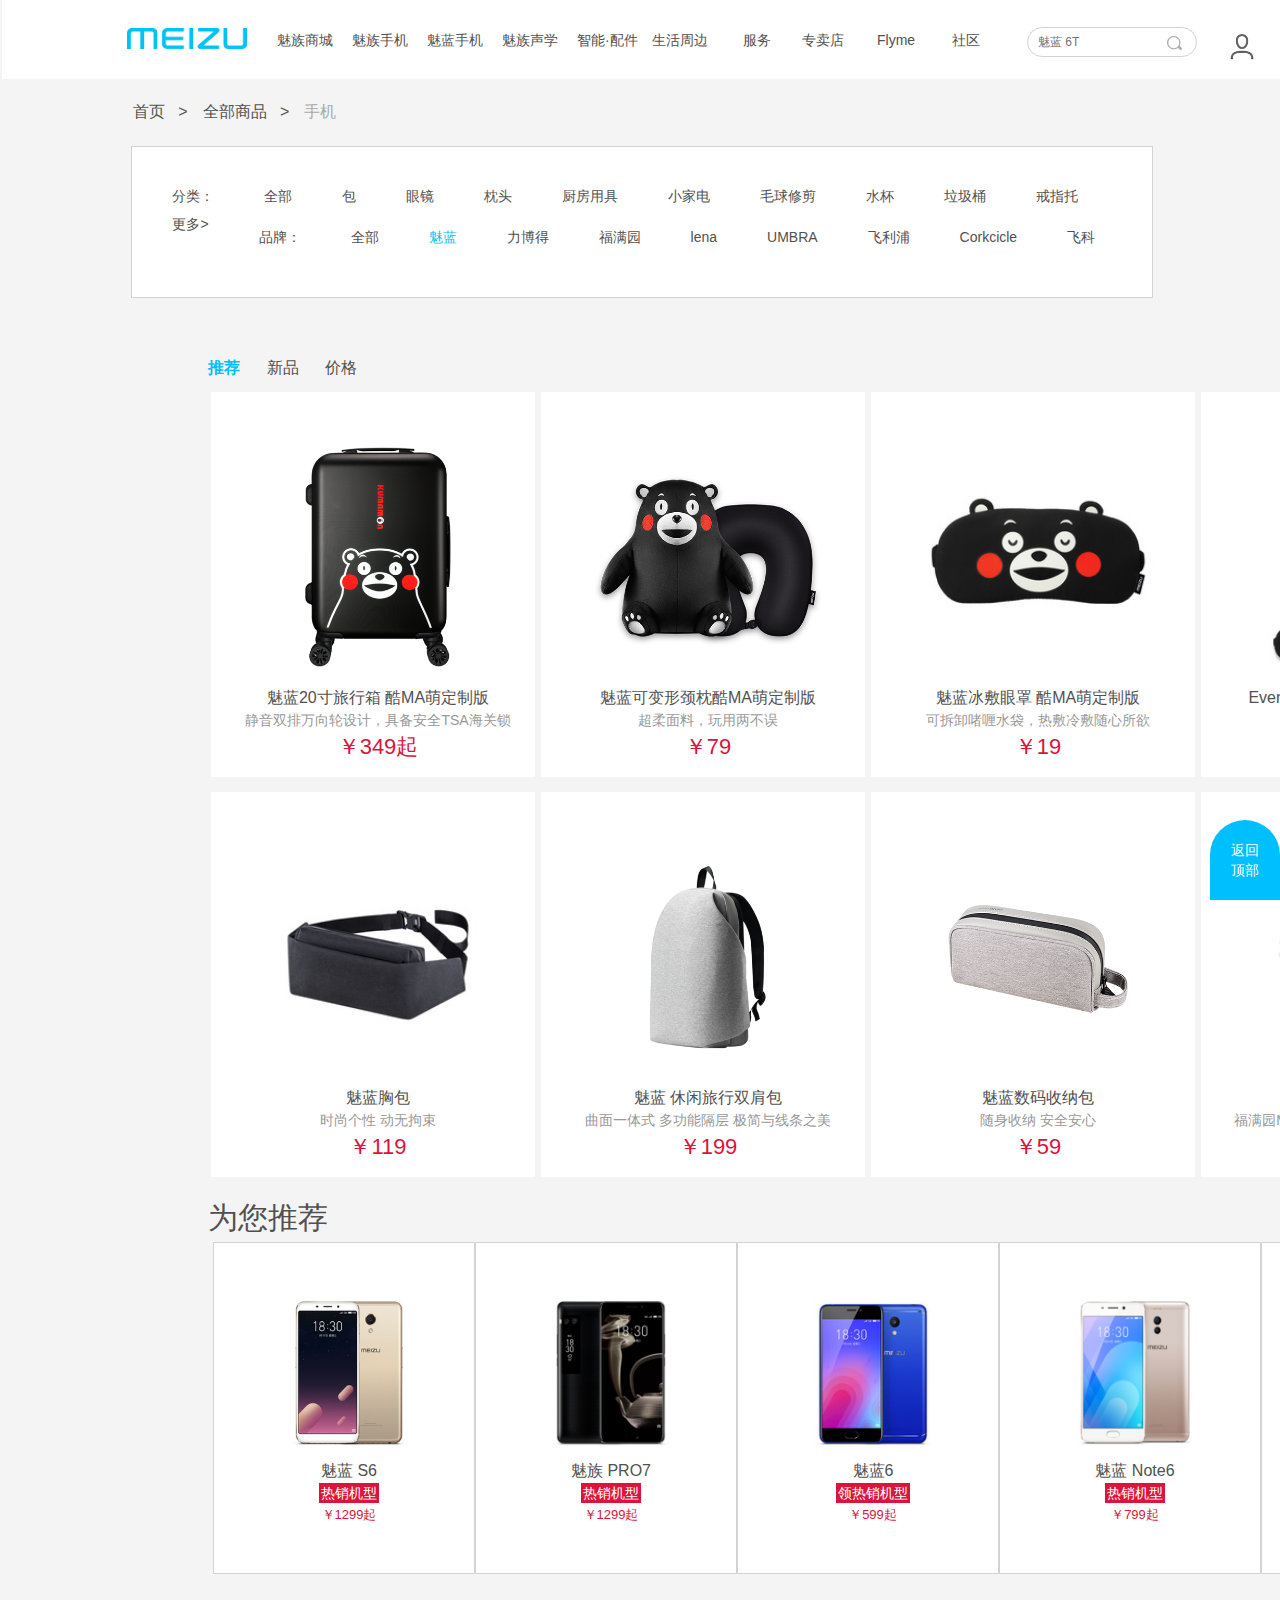
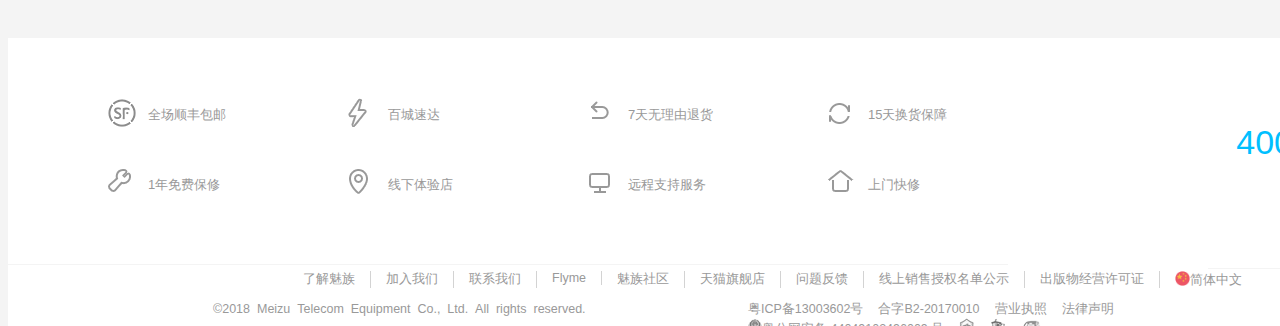
<file: Life.html>
<!DOCTYPE html>
<html>
	<head>
		<meta charset="utf-8" />
		<title></title>
		<link rel="stylesheet" type="text/css" href="css/Life.css"/>
	</head>
	<body>
		<header>
			<div class="top2">
				<ul id="header_top2">
					<li id="zhuye"><a href="index.html"><img src="img/logo-new_2ea694e.png" class="logo" width="120px"/></a></li>
					<li><a href="Shopping Mall.html">魅族商城</a></li>
					<li><a href="Meizu.html">魅族手机</a></li>
					<li><a href="Meilan.html">魅蓝手机</a></li>
					<li><a href="voice.html">魅族声学</a></li>
					<li><a href="Intelligence.html">智能·配件</a></li>
					<li><a href="Life.html">生活周边</a></li>
					<li><a href="#">&nbsp;&nbsp;&nbsp;&nbsp;服务</a></li>
					<li><a href="#">专卖店</a></li>
					<li><a href="#">Flyme</a></li>
					<li><a href="#">社区</a></li>
					<li><input type="search" placeholder="魅蓝 6T" />
					<a class="fangda" href="#"><img src="img/放大镜.png"/></a></li>
					<li class="header_top2_login"><a href="Login.html"><img src="img/icon-user_47dae1a.jpg" width="30px" class="yonghu"/></a>
						<dl class="dl" >
			  				<dt><a href="">立即注册</a></dt>
			  				<dt><a href="">立即登陆</a></dt>
			  				<dt><a href="">我的订单</a></dt>
			  				<dt><a href="">M码通道</a></dt>
		  				</dl>
					</li>
					<li><img src="img/shopping-cart-gray_c2cb1d5.jpg" class="gouwuche"/></li>
				</ul>
			</div>
		</header>
		<script>
			var ul = document.getElementById("header_top2");
			var a = ul.getElementsByTagName("a");
				for(var i = 0; i < a.length; i++) {
				a[i].onmouseover = function(e) {
		
				var dl = this.nextElementSibling;
				dl.style.display = "block";
				}
				a[i].onmouseout = function(e) {
				var dl = this.nextElementSibling;
				dl.style.display = "none";
				}
				}
		</script>
			<div id="Body">
				<ul id="Body_top1">
					<li><a href="#">首页</a>&nbsp;&nbsp;&nbsp;></li>
					<li><a href="#">全部商品</a>&nbsp;&nbsp;&nbsp;></li>
					<li><a href="#" style="color: #AAAAAA;">手机</a></li>
				</ul>
				<div id="Body_top2">
					<br />
					<ul id="Body_top2_2">
						<li>分类：</li>
						<li><a href="#">全部</a></li>
						<li><a href="#">包</a></li>
						<li><a href="#">眼镜</a></li>
						<li><a href="#">枕头</a></li>
						<li><a href="#">厨房用具</a></li>
						<li><a href="#">小家电</a></li>
						<li><a href="#">毛球修剪</a></li>
						<li><a href="#">水杯</a></li>
						<li><a href="#">垃圾桶</a></li>
						<li><a href="#">戒指托</a></li>
						<li><a href="#">更多></a></li>
					</ul>
					<br />
					<ul id="Body_top2_3">
						<li>品牌：</li>
						<li><a href="#">全部</a></li>
						<li><a href="#" style="color: #00BFFF;">魅蓝</a></li>
						<li><a href="#">力博得</a></li>
						<li><a href="#">福满园</a></li>
						<li><a href="#">lena</a></li>
						<li><a href="#">UMBRA</a></li>
						<li><a href="#">飞利浦</a></li>
						<li><a href="#">Corkcicle</a></li>
						<li><a href="#">飞科</a></li>
					</ul>
				</div>
			</div>
			<div id="Body_cart">
				<span class="cart1">
				<span class="lan1"><b style="color: #00BFFF;">推荐</b>&nbsp;&nbsp;&nbsp;&nbsp;&nbsp;&nbsp;新品&nbsp;&nbsp;&nbsp;&nbsp;&nbsp;&nbsp;价格</span>
				<br />
				<a href="#">
				<ul class="shangpin1">
					<li class="tu"><img src="img/Cgbj0FqwvJSAEgOEAAlTJ1rcYL0181.png@480x480.png" width="250px" height="250px"/></li>
					<li class="name"><span>魅蓝20寸旅行箱 酷MA萌定制版</span></li>
					<li class="youhui"><span>静音双排万向轮设计，具备安全TSA海关锁</span></li>
					<li class="monney"><span>￥349起</span></li>
				</ul>
				</a>
				<a href="#">
				<ul class="shangpin1">
					<li class="tu"><img src="img/Cgbj0FrxTr2AFRdiAAJP1ff_fyo000.png"  width="250px" height="250px"/></li>
					<li class="name"><span>魅蓝可变形颈枕酷MA萌定制版</span></li>
					<li class="youhui"><span>超柔面料，玩用两不误</span></li>
					<li class="monney"><span>￥79</span></li>
				</ul>
				</a>
				<a href="#">
				<ul class="shangpin1">
					<li class="tu"><img src="img/Cgbj0VqwvBeAZRPhAATK1lGnThA021.png@240x240.jpg" width="250px" height="250px"/></li>
					<li class="name"><span>魅蓝冰敷眼罩 酷MA萌定制版</span></li>
					<li class="youhui"><span>可拆卸啫喱水袋，热敷冷敷随心所欲</span></li>
					<li class="monney"><span>￥19</span></li>
				</ul>
				</a>
				<a href="#">
				<ul class="shangpin1">
					<li class="tu"><img src="img/Cgbj0Vqwv3SAKEs9AAeZO9uMlbg447.png@240x240.jpg"  width="250px" height="250px"/></li>
					<li class="name"><span>Everyday乐游系列 酷MA萌定制版</span></li>
					<li class="youhui"><span>萌友为伴，为出行添点乐趣</span></li>
					<li class="monney"><span>￥599起</span></li>
				</ul>
				</a>
				<a href="#">
				<ul class="shangpin1">
					<li class="tu"><img src="img/Cgbj0Fn6yW6AAx4RAAVoxZkIpog184.png@240x240.jpg" width="250px" height="250px"/></li>
					<li class="name"><span>魅蓝胸包</span></li>
					<li class="youhui"><span>时尚个性 动无拘束</span></li>
					<li class="monney"><span>￥119</span></li>
				</ul>
				</a>
				<a href="#">
				<ul class="shangpin1">
					<li class="tu"><img src="img/CnQOjVfJIReAKnozAAVBTlzLU4U593.png@480x480.png" width="250px" height="250px"/></li>
					<li class="name"><span>魅蓝 休闲旅行双肩包</span></li>
					<li class="youhui"><span>曲面一体式 多功能隔层 极简与线条之美</span></li>
					<li class="monney"><span>￥199</span></li>
				</ul>
				</a><a href="#">
				<ul class="shangpin1">
					<li class="tu"><img src="img/Cgbj0VrxTryACthRAAIS1cr7_bs210.png" width="250px" height="250px"/></li>
					<li class="name"><span>魅蓝数码收纳包</span></li>
					<li class="youhui"><span>随身收纳 安全安心</span></li>
					<li class="monney"><span>￥59</span></li>
				</ul>
				</a><a href="#">
				<ul class="shangpin1">
					<li class="tu"><img src="img/Cgbj0VnltJyABZkkAAKLcjNaHa4278.png@480x480.jpg" width="250px" height="250px"/></li>
					<li class="name"><span>天然乳胶枕</span></li>
					<li class="youhui"><span>福满园MYLEFO泰国天然乳胶枕头护颈椎枕</span></li>
					<li class="monney"><span>￥138</span></li>
				</ul>
				</a>
				</span>
				<span class="cart">
				<span class="lan">为您推荐</span>
				<br />
				<a href="#">
				<ul class="shangpin">
					<li class="tu"><img src="img/Cgbj0Fpe-_yAFtuLAAw27mVWra0383.png@240x240.jpg" width="160px" height="170px"/></li>
					<li class="name"><span>魅蓝  S6</span></li>
					<li class="youhui"><span>热销机型</span></li>
					<li class="monney"><span>￥1299起</span></li>
				</ul>
				</a>
				<a href="#">
				<ul class="shangpin">
					<li class="tu"><img src="img/Cgbj0VrQDluAduZzAAuYs_pyDV0471_180x180.png"width="160px" height="170px"/></li>
					<li class="name"><span>魅族  PRO7  </span></li>
					<li class="youhui"><span>热销机型</span></li>
					<li class="monney"><span>￥1299起</span></li>
				</ul>
				</a>
				<a href="#">
				<ul class="shangpin">
					<li class="tu"><img src="img/Cgbj0VpcI-6AHsPAAACF-hNGTkg171_180x180.jpg" width="160px" height="170px"/></li>
					<li class="name"><span>魅蓝6</span></li>
					<li class="youhui"><span>领热销机型</span></li>
					<li class="monney"><span>￥599起</span></li>
				</ul>
				</a>
				<a href="#">
				<ul class="shangpin">
					<li class="tu"><img src="img/Cgbj0FpU312AbtuQAA1hVmco7-o187_180x180.png"width="160px" height="170px"/></li>
					<li class="name"><span>魅蓝 Note6</span></li>
					<li class="youhui"><span>热销机型</span></li>
					<li class="monney"><span>￥799起</span></li>
				</ul>
				</a>
				<a href="#">
				<ul class="shangpin">
					<li class="tu"><img src="img/Cgbj0FsPYKyAMqR5AAbXIwKFVL4069_180x180.png" width="160px" height="170px"/></li>
					<li class="name"><span>魅蓝 6T</span></li>
					<li class="youhui"><span>热销机型</span></li>
					<li class="monney"><span>￥89</span></li>
				</ul>
				</a>
				</span>
				
		</div>
		<footer>
			<div class="footer">
				<div id="footer1">
					<ul id="footer_top">
						<li><a href="#"><img src="img/e359f13e-3010-402f-87b0-1b4f9e1abbeb.png"/><span>全场顺丰包邮</span></a></li>
						<li><a href="#"><img src="img/147d3cc3-b434-46a3-ba03-852ed7e50e40.png"/><span>百城速达</span></a></li>
						<li><a href="#"><img src="img/ec5aad43-2cd2-49db-ad98-420def128e1f.png"/><span>7天无理由退货</span></a></li>
						<li><a href="#"><img src="img/d914c51f-1e83-4954-a5ff-623962d408ea.png"/><span>15天换货保障</span></a></li>
						<li><a href="#"><img src="img/810a9fae-4875-4d08-9403-65bc004c66f4.png"/><span>1年免费保修</span></a></li>
						<li><a href="#"><img src="img/3ac6ea23-4d1f-472b-9c67-cc343526475c.png"/><span>线下体验店</span></a></li>
						<li><a href="#"><img src="img/dc023b04-03ff-4f6c-9222-6022aaa90e9c.png"/><span>远程支持服务</span></a></li>
						<li><a href="#"><img src="img/a794fcd4-888a-408c-8714-2e5c764da09b.png"/><span>上门快修</span></a></li>
					</ul>
					<span id="footer_top_rigth">
						<p class="rigth1" align="right">周一至周日7:30-24:00</p>
						<p class="rigth2" align="right">400-788-3333</p>
						<p class="rigth3" align="right"><img src="img/footer_icon_09_60fabcd.png"/><a href="#">在线客服</a></p>
					</span>
				</div>
				<div id="footer2">
					<ul id="footer_bottom">
						<li><a href="#">了解魅族</a></li>
						<li><a href="#">加入我们</a></li>
						<li><a href="#">联系我们</a></li>
						<li><a href="#">Flyme</a></li>
						<li><a href="#">魅族社区</a></li>
						<li><a href="#">天猫旗舰店</a></li>
						<li><a href="#">问题反馈</a></li>
						<li><a href="#">线上销售授权名单公示</a></li>
						<li><a href="#">出版物经营许可证</a></li>
						<li class="footer_tu"><img src="img/1c31db15-ab85-4932-8e6c-edfd6039bc60.png" width="15px" height="15px"/><a href="#"><span>简体中文</span></a>
							<dl class="dl" >
			  				<dt><a href=""><img src="img/85fba643-95ca-4db1-991c-43e66f108afb.png"width="15px" height="15px"/>繁体中文</a></a></dt>
			  				<dt><a href=""><img src="img/2ca9de93-02cb-4ded-ab0a-c497dcf06c5a.png"width="15px" height="15px"/>English</a></a></dt>
			  				<dt><a href=""><img src="img/e743e97c-71af-4853-a91d-bd81c2d3a31c.png"width="15px" height="15px"/>Pyccknn</a></a></dt>
		  				</dl>
						</li>
					</ul>
								<script>
	  	var ul=document.getElementById("footer_bottom");
	  	var a=ul.getElementsByTagName("a");
	  	for(var i=0;i<a.length;i++){
	  		a[i].onmouseover=function(e){
	  			
	  		     var dl=this.nextElementSibling;
	  		    dl.style.display="block";
	  		}
	  		a[i].onmouseout=function(e){
	  			 var dl=this.nextElementSibling;
	  		      dl.style.display="none";
	  		}
	  	}
	  </script>
					<br />
					<span id="footer_bottom_2018">©2018&nbsp;&nbsp;Meizu&nbsp;&nbsp;Telecom&nbsp;&nbsp;Equipment&nbsp;&nbsp;Co.,&nbsp;&nbsp;Ltd.&nbsp;&nbsp;All&nbsp;&nbsp;rights&nbsp;&nbsp;reserved.</span>
					<ul id="footer_bottom1">
						<li><a href="#">粤ICP备13003602号</a></li>
						<li><a href="#">合字B2-20170010</a></li>
						<li><a href="#">营业执照</a></li>
						<li><a href="#">法律声明</a></li>
						<li><img src="img/gong.jpg"/><span>粤公网安备 44049102496009 号</span></li>
						<li><img src="img/xxx.jpg"/></li>
						<li><img src="img/xx.jpg"/></li>
						<li><img src="img/x.jpg"/></li>
					</ul>
				</div>
			</div>
		</footer>
			<div id="to_top">返回顶部</div>
		<script>
			window.onload = function(){
			  var oTop = document.getElementById("to_top");
			  var screenw = document.documentElement.clientWidth || document.body.clientWidth;
			  var screenh = document.documentElement.clientHeight || document.body.clientHeight;
			  oTop.style.left = screenw - oTop.offsetWidth +"px";
			  oTop.style.top = screenh - oTop.offsetHeight + "px";
			  window.onscroll = function(){
			    var scrolltop = document.documentElement.scrollTop || document.body.scrollTop;
			    oTop.style.top = screenh - oTop.offsetHeight + scrolltop +"px";
			  }
			  oTop.onclick = function(){
			    document.documentElement.scrollTop = document.body.scrollTop =0;
			  }
			}  
		</script>
	</body>
</html>
</file>
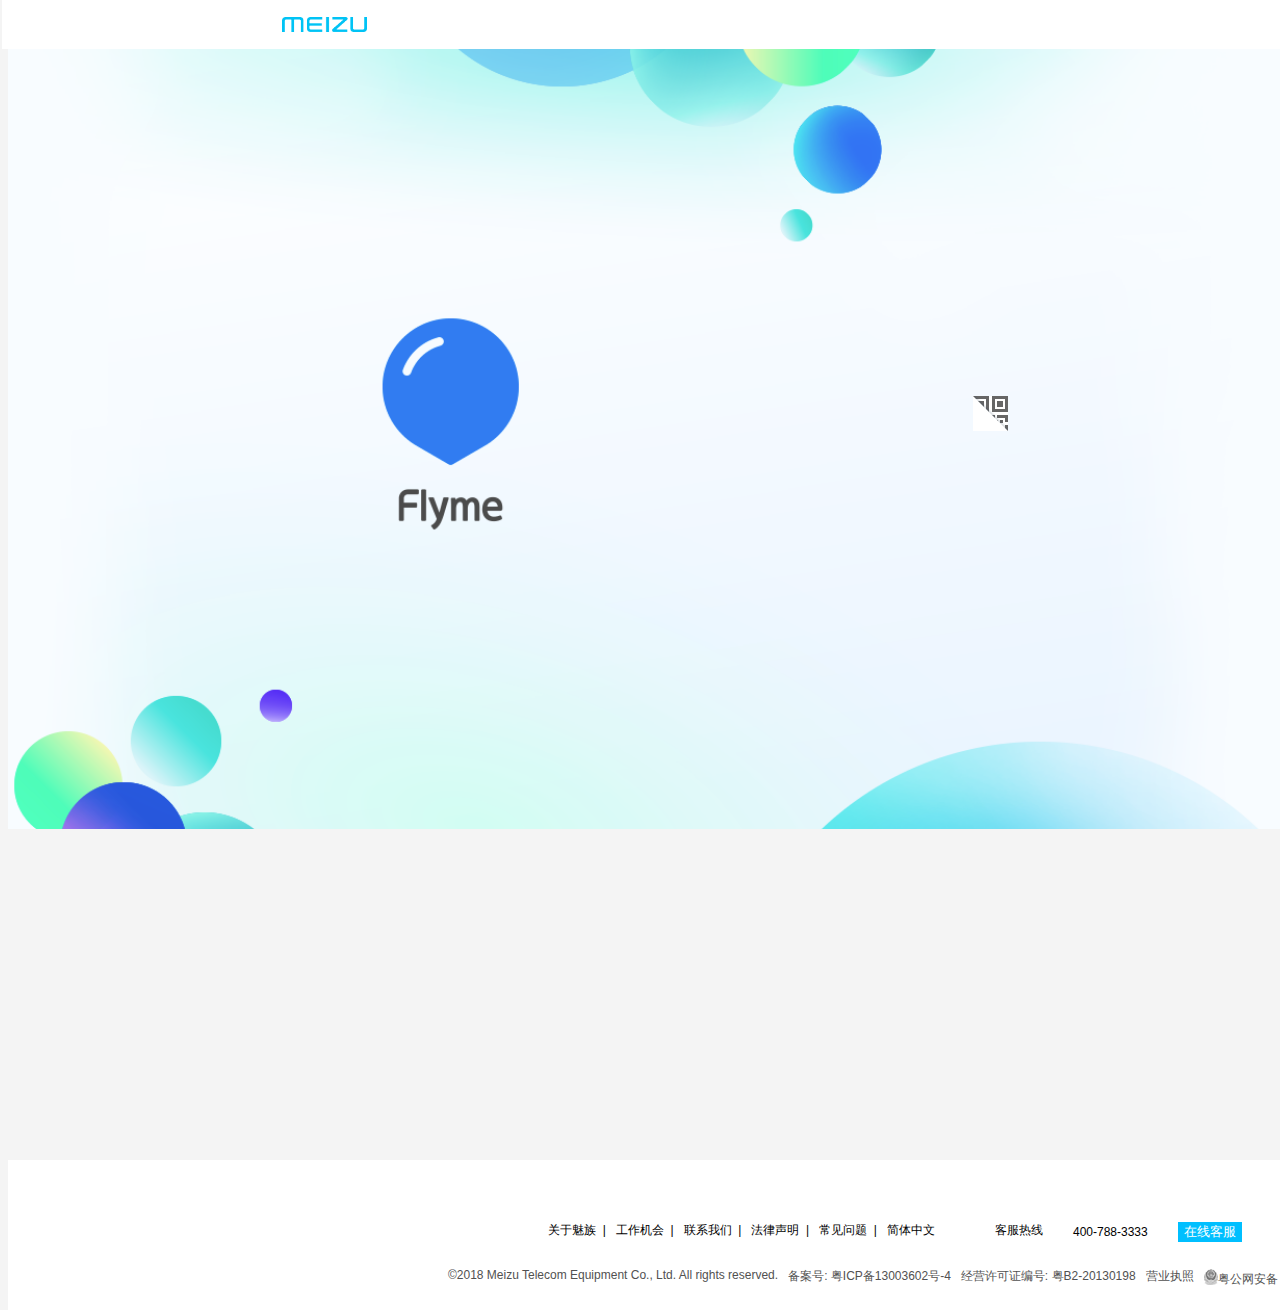
<file: Login.html>
<!DOCTYPE html>
<html>
	<head>
		<meta charset="UTF-8">
		<title></title>
		<link rel="stylesheet" href="css/Login.css" />
	</head>
	<body  onload='createCode()'>
		<header>
			<div class="top2">
				<ul id="header_top2">
					<li id="zhuye"><a href="index.html"><img src="img/logo-new_2ea694e.png" class="logo" width="85px"/></a></li>
				</ul>
			</div>
		</header>
		<div id="Body">
			<div>
			<img src="img/banner.png"width="100.8%" id="Background" />
			</div>
			<form>
			<span id="denglu">
				<div id="ewm"><img src="img/qr.png" /></div>
				<ul>
					<li id="a"><a href="Login.html" class="left">账号登录</a><a href="#" class="right">|&nbsp;&nbsp;&nbsp;&nbsp;&nbsp;&nbsp;&nbsp;&nbsp;验证码登录</a></li>
					<li id="b"><input type="text" placeholder="手机号/Flyme账号：6-20位"  autocomplete="off" id="name"/></li>
					<li id="b"><input type="password" placeholder="密码：6-20位" id="Password"/></li>
					<li id="c"><input type="text" placeholder="验证码" id="input"/><input type="button" onclick="createCode()" id="code" title='点击更换验证码'/></li>
					    <script type='text/javascript'> 
						    var code ; //在全局定义验证码  
						       
						    function createCode(){ 
						       code = "";  
						       var codeLength = 4;//验证码的长度  
						       var checkCode = document.getElementById("code");  
						       var random = new Array(1,2,3,4,5,6,7,8,9,'A','B','C','D','E','F','G','H','I','J','K','L','M','N','O','P','Q','R',  
						       'S','T','U','V','W','X','Y','Z');//随机数  
						       for(var i = 0; i < codeLength; i++) {//循环操作  
						        var index = Math.floor(Math.random()*35);//取得随机数的索引（1~35）  
						        code += random[index];//根据索引取得随机数加到code上  
						      }  
						      checkCode.value = code;//把code值赋给验证码  
						    } 
						    //校验验证码  
						    function validate(){
						    var name=document.getElementById("name").value;
						    var Password=document.getElementById("Password").value;
						      var inputCode = document.getElementById("input").value.toUpperCase(); //取得输入的验证码并转化为大写     
						      if(inputCode.length <= 0) { //若输入的验证码长度为0  
						        alert("请输入验证码！"); //则弹出请输入验证码  
						      }else if(inputCode != code ) { //若输入的验证码与产生的验证码不一致时  
						        alert("验证码输入错误！@_@"); //则弹出验证码输入错误  
						        createCode();//刷新验证码  
						        document.getElementById("input").value = "";//清空文本框  
						      }else if(name.length>=6&&Password.length>=6&&name.length<=20&&Password.length<=20){ //输入正确时  
						        alert("登陆成功"); 
						        location.replace("index.html");
						      }else{
						      	alert("请输入正确格式的Flyme账号或手机号和密码");
						      }
						    } 
						</script> 
					<li id="d"><input type="checkbox"/><a href="#">记住登录状态</a></li>
					<li id="e"><input type="button"value="登录" onclick = "validate()"/></li>
					<li id="f"><a href="register.html" class="left">注册</a><a href="#" class="right">忘记密码？</a></li>
				</ul>
			</span>
			</form>
		</div>
		<footer id="footer">
			<div id="footer_top">
				<ul id="footer_ul">
					<li><a href="#">关于魅族&nbsp;&nbsp;|</a></li>
					<li><a href="#">工作机会&nbsp;&nbsp;|</a></li>
					<li><a href="#">联系我们&nbsp;&nbsp;|</a></li>
					<li><a href="#">法律声明&nbsp;&nbsp;|</a></li>
					<li><a href="#">常见问题&nbsp;&nbsp;|</a></li>
					<li><a href="#">简体中文</a></li>
					<li id="kefu">客服热线</li>
					<li id="num">400-788-3333</li>
					<li><button>在线客服</button></li>
				</ul>
				<br />
				<ul id="footer_ul1">
					<li>©2018 Meizu Telecom Equipment Co., Ltd. All rights reserved.</li>
					<li><a href="#"> 备案号: 粤ICP备13003602号-4</a></li>
					<li><a href="#">经营许可证编号: 粤B2-20130198</a></li>
					<li><a href="#">营业执照</a></li>
					<li><img src="img/gong.jpg"/><a href="#" id="gong">粤公网安备 44049102496076号</a></li>
				</ul>
			</div>
		</footer>
	</body>
</html>
</file>
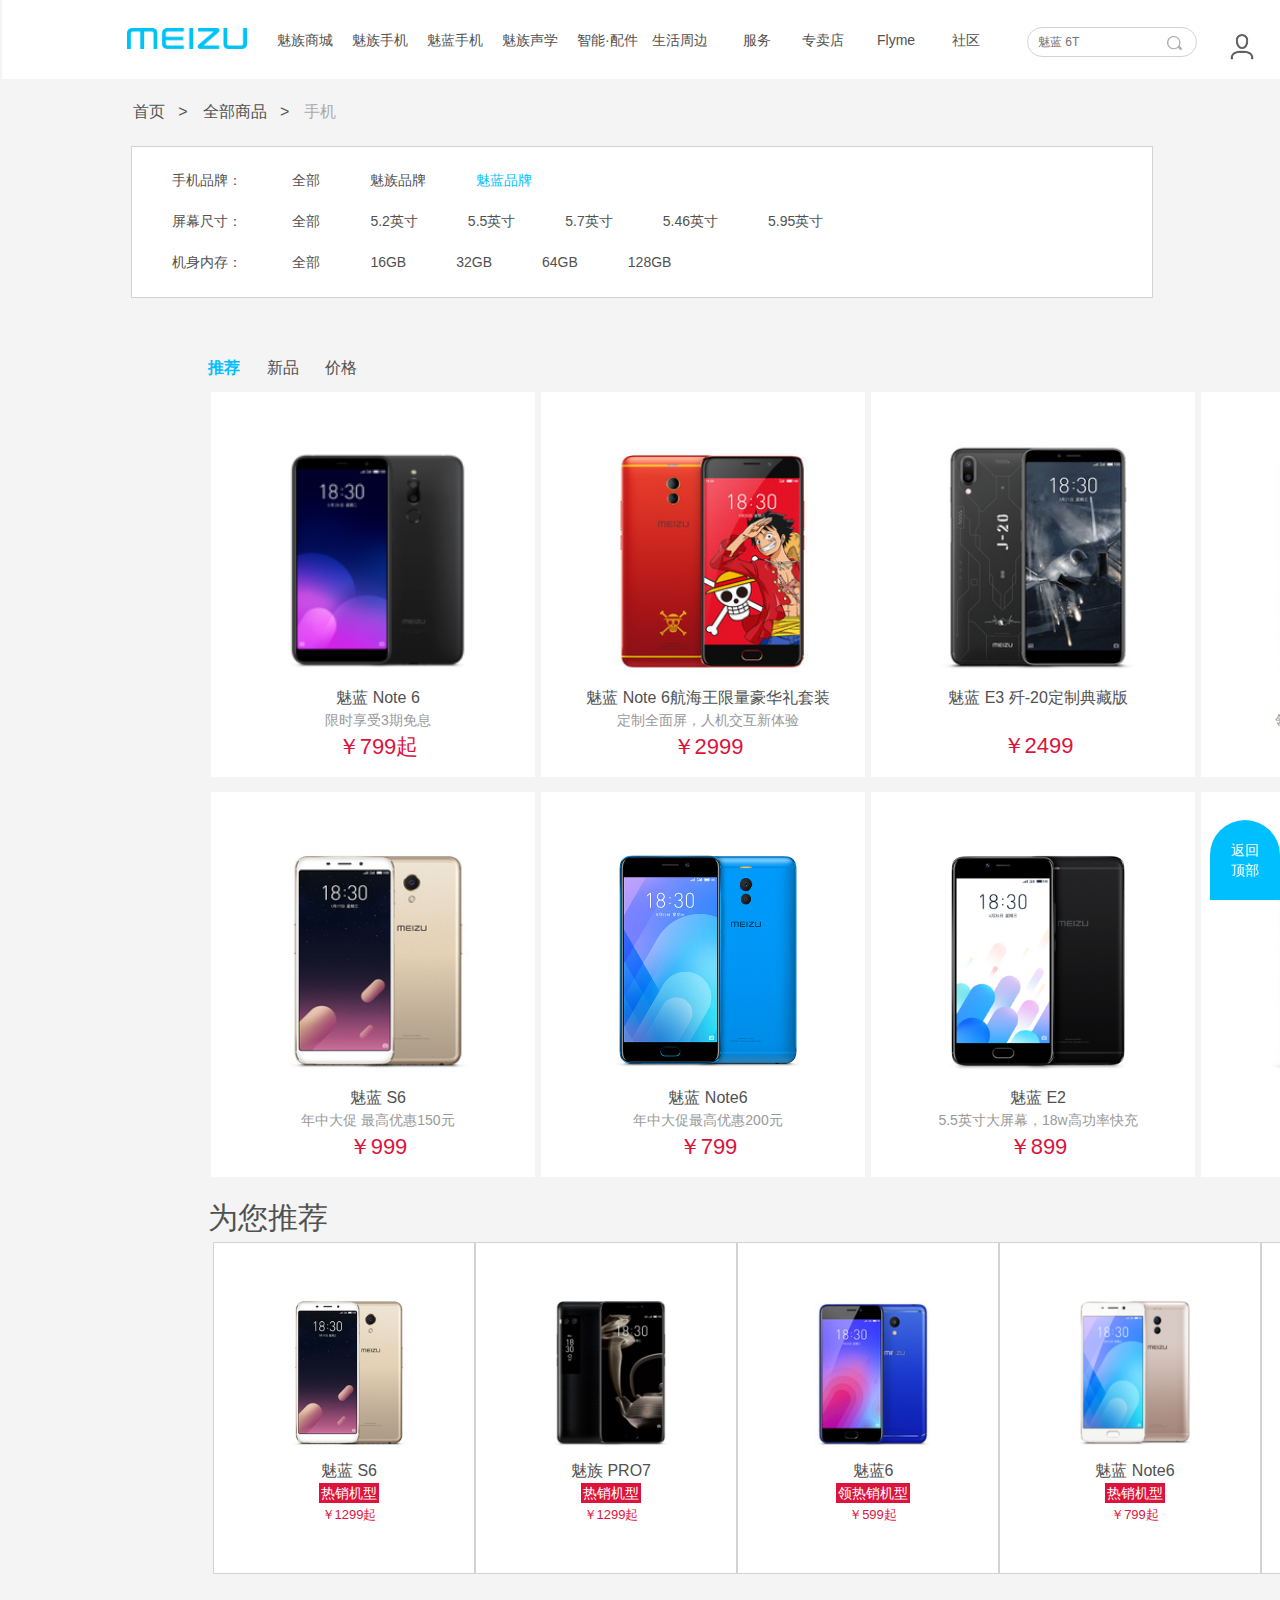
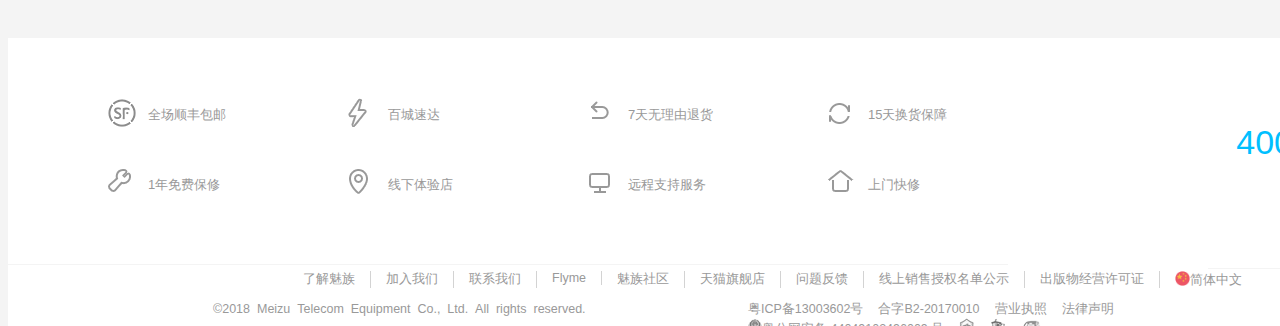
<file: Meilan.html>
<!DOCTYPE html>
<html>
	<head>
		<meta charset="utf-8" />
		<title></title>
		<link rel="stylesheet" type="text/css" href="css/Meilan.css"/>
	</head>
	<body>
		<header>
			<div class="top2">
				<ul id="header_top2">
					<li id="zhuye"><a href="index.html"><img src="img/logo-new_2ea694e.png" class="logo" width="120px"/></a></li>
					<li><a href="Shopping Mall.html">魅族商城</a></li>
					<li><a href="Meizu.html">魅族手机</a></li>
					<li><a href="Meilan.html">魅蓝手机</a></li>
					<li><a href="voice.html">魅族声学</a></li>
					<li><a href="Intelligence.html">智能·配件</a></li>
					<li><a href="Life.html">生活周边</a></li>
					<li><a href="#">&nbsp;&nbsp;&nbsp;&nbsp;服务</a></li>
					<li><a href="#">专卖店</a></li>
					<li><a href="#">Flyme</a></li>
					<li><a href="#">社区</a></li>
					<li><input type="search" placeholder="魅蓝 6T" />
					<a class="fangda" href="#"><img src="img/放大镜.png"/></a></li>
					<li class="header_top2_login"><a href="Login.html"><img src="img/icon-user_47dae1a.jpg" width="30px" class="yonghu"/></a>
						<dl class="dl" >
			  				<dt><a href="">立即注册</a></dt>
			  				<dt><a href="">立即登陆</a></dt>
			  				<dt><a href="">我的订单</a></dt>
			  				<dt><a href="">M码通道</a></dt>
		  				</dl>
					</li>
					<li><img src="img/shopping-cart-gray_c2cb1d5.jpg" class="gouwuche"/></li>
				</ul>
			</div>
		</header>
		<script>
			var ul = document.getElementById("header_top2");
			var a = ul.getElementsByTagName("a");
				for(var i = 0; i < a.length; i++) {
				a[i].onmouseover = function(e) {
		
				var dl = this.nextElementSibling;
				dl.style.display = "block";
				}
				a[i].onmouseout = function(e) {
				var dl = this.nextElementSibling;
				dl.style.display = "none";
				}
				}
		</script>
			<div id="Body">
				<ul id="Body_top1">
					<li><a href="#">首页</a>&nbsp;&nbsp;&nbsp;></li>
					<li><a href="#">全部商品</a>&nbsp;&nbsp;&nbsp;></li>
					<li><a href="#" style="color: #AAAAAA;">手机</a></li>
				</ul>
				<div id="Body_top2">
					<ul id="Body_top2_1">
						<li>手机品牌：</li>
						<li><a href="#">全部</a></li>
						<li><a href="Meizu.html">魅族品牌</a></li>
						<li><a href="Meilan.html"style="color: #00BFFF;">魅蓝品牌</a></li>
					</ul>
					<br />
					<ul id="Body_top2_2">
						<li>屏幕尺寸：</li>
						<li><a href="#">全部</a></li>
						<li><a href="#">5.2英寸</a></li>
						<li><a href="#">5.5英寸</a></li>
						<li><a href="#">5.7英寸</a></li>
						<li><a href="#">5.46英寸</a></li>
						<li><a href="#">5.95英寸</a></li>
					</ul>
					<br />
					<ul id="Body_top2_3">
						<li>机身内存：</li>
						<li><a href="#">全部</a></li>
						<li><a href="#">16GB</a></li>
						<li><a href="#">32GB</a></li>
						<li><a href="#">64GB</a></li>
						<li><a href="#">128GB</a></li>
					</ul>
				</div>
			</div>
			<div id="Body_cart">
				<span class="cart1">
				<span class="lan1"><b style="color: #00BFFF;">推荐</b>&nbsp;&nbsp;&nbsp;&nbsp;&nbsp;&nbsp;新品&nbsp;&nbsp;&nbsp;&nbsp;&nbsp;&nbsp;价格</span>
				<br />
				<a href="#">
				<ul class="shangpin1">
					<li class="tu"><img src="img/Cgbj0VsRA8KAYluxAAbXIwKFVL4545_180x180.png" width="250px" height="250px"/></li>
					<li class="name"><span>魅蓝 Note 6</span></li>
					<li class="youhui"><span>限时享受3期免息</span></li>
					<li class="monney"><span>￥799起</span></li>
				</ul>
				</a>
				<a href="#">
				<ul class="shangpin1">
					<li class="tu"><img src="img/Cgbj0VnCIPSAZlXMAA4noi5FGFE697.png@240x240.jpg"  width="250px" height="250px"/></li>
					<li class="name"><span>魅蓝 Note 6航海王限量豪华礼套装</span></li>
					<li class="youhui"><span>定制全面屏，人机交互新体验</span></li>
					<li class="monney"><span>￥2999</span></li>
				</ul>
				</a>
				<a href="#">
				<ul class="shangpin1">
					<li class="tu"><img src="img/Cgbj0Vq9-l2APu_uAAPXN7i8zu8964.png@240x240(1).jpg" width="250px" height="250px"/></li>
					<li class="name"><span>魅蓝 E3 歼-20定制典藏版</span></li>
					<li class="youhui"><span>&nbsp;</span></li>
					<li class="monney"><span>￥2499</span></li>
				</ul>
				</a>
				<a href="#">
				<ul class="shangpin1">
					<li class="tu"><img src="img/Cgbj0FnCGzeAI4mGAA06dyxPdr8087.png@240x240.jpg"  width="250px" height="250px"/></li>
					<li class="name"><span>魅蓝 6</span></li>
					<li class="youhui"><span>领券最高减100元，享6其免息</span></li>
					<li class="monney"><span>￥599起</span></li>
				</ul>
				</a>
				<a href="#">
				<ul class="shangpin1">
					<li class="tu"><img src="img/Cgbj0Fpe-_yAFtuLAAw27mVWra0383.png@240x240.jpg" width="250px" height="250px"/></li>
					<li class="name"><span>魅蓝 S6</span></li>
					<li class="youhui"><span>年中大促 最高优惠150元</span></li>
					<li class="monney"><span>￥999</span></li>
				</ul>
				</a>
				<a href="#">
				<ul class="shangpin1">
					<li class="tu"><img src="img/Cgbj0FmdIJmAeVGmAAxAuuJkLGk921.png@480x480.jpg" width="250px" height="250px"/></li>
					<li class="name"><span>魅蓝 Note6</span></li>
					<li class="youhui"><span>年中大促最高优惠200元</span></li>
					<li class="monney"><span>￥799</span></li>
				</ul>
				</a><a href="#">
				<ul class="shangpin1">
					<li class="tu"><img src="img/Cgbj0FkAUNWADAgGAAZo5v0_vu8708.png@680x680.png" width="250px" height="250px"/></li>
					<li class="name"><span>魅蓝 E2</span></li>
					<li class="youhui"><span>5.5英寸大屏幕，18w高功率快充</span></li>
					<li class="monney"><span>￥899</span></li>
				</ul>
				</a><a href="#">
				<ul class="shangpin1">
					<li class="tu"><img src="img/Cgbj0Vq9-m2AJr_PAAp1B7CA5GY057.png@240x240.jpg" width="250px" height="250px"/></li>
					<li class="name"><span>魅蓝 E3</span></li>
					<li class="youhui"><span>限量开售</span></li>
					<li class="monney"><span>￥1799</span></li>
				</ul>
				</a>
				</span>
				<span class="cart">
				<span class="lan">为您推荐</span>
				<br />
				<a href="#">
				<ul class="shangpin">
					<li class="tu"><img src="img/Cgbj0Fpe-_yAFtuLAAw27mVWra0383.png@240x240.jpg" width="160px" height="170px"/></li>
					<li class="name"><span>魅蓝  S6</span></li>
					<li class="youhui"><span>热销机型</span></li>
					<li class="monney"><span>￥1299起</span></li>
				</ul>
				</a>
				<a href="#">
				<ul class="shangpin">
					<li class="tu"><img src="img/Cgbj0VrQDluAduZzAAuYs_pyDV0471_180x180.png"width="160px" height="170px"/></li>
					<li class="name"><span>魅族  PRO7  </span></li>
					<li class="youhui"><span>热销机型</span></li>
					<li class="monney"><span>￥1299起</span></li>
				</ul>
				</a>
				<a href="#">
				<ul class="shangpin">
					<li class="tu"><img src="img/Cgbj0VpcI-6AHsPAAACF-hNGTkg171_180x180.jpg" width="160px" height="170px"/></li>
					<li class="name"><span>魅蓝6</span></li>
					<li class="youhui"><span>领热销机型</span></li>
					<li class="monney"><span>￥599起</span></li>
				</ul>
				</a>
				<a href="#">
				<ul class="shangpin">
					<li class="tu"><img src="img/Cgbj0FpU312AbtuQAA1hVmco7-o187_180x180.png"width="160px" height="170px"/></li>
					<li class="name"><span>魅蓝 Note6</span></li>
					<li class="youhui"><span>热销机型</span></li>
					<li class="monney"><span>￥799起</span></li>
				</ul>
				</a>
				<a href="#">
				<ul class="shangpin">
					<li class="tu"><img src="img/Cgbj0FsPYKyAMqR5AAbXIwKFVL4069_180x180.png" width="160px" height="170px"/></li>
					<li class="name"><span>魅蓝 6T</span></li>
					<li class="youhui"><span>热销机型</span></li>
					<li class="monney"><span>￥89</span></li>
				</ul>
				</a>
				</span>
				
		</div>
		<footer>
			<div class="footer">
				<div id="footer1">
					<ul id="footer_top">
						<li><a href="#"><img src="img/e359f13e-3010-402f-87b0-1b4f9e1abbeb.png"/><span>全场顺丰包邮</span></a></li>
						<li><a href="#"><img src="img/147d3cc3-b434-46a3-ba03-852ed7e50e40.png"/><span>百城速达</span></a></li>
						<li><a href="#"><img src="img/ec5aad43-2cd2-49db-ad98-420def128e1f.png"/><span>7天无理由退货</span></a></li>
						<li><a href="#"><img src="img/d914c51f-1e83-4954-a5ff-623962d408ea.png"/><span>15天换货保障</span></a></li>
						<li><a href="#"><img src="img/810a9fae-4875-4d08-9403-65bc004c66f4.png"/><span>1年免费保修</span></a></li>
						<li><a href="#"><img src="img/3ac6ea23-4d1f-472b-9c67-cc343526475c.png"/><span>线下体验店</span></a></li>
						<li><a href="#"><img src="img/dc023b04-03ff-4f6c-9222-6022aaa90e9c.png"/><span>远程支持服务</span></a></li>
						<li><a href="#"><img src="img/a794fcd4-888a-408c-8714-2e5c764da09b.png"/><span>上门快修</span></a></li>
					</ul>
					<span id="footer_top_rigth">
						<p class="rigth1" align="right">周一至周日7:30-24:00</p>
						<p class="rigth2" align="right">400-788-3333</p>
						<p class="rigth3" align="right"><img src="img/footer_icon_09_60fabcd.png"/><a href="#">在线客服</a></p>
					</span>
				</div>
				<div id="footer2">
					<ul id="footer_bottom">
						<li><a href="#">了解魅族</a></li>
						<li><a href="#">加入我们</a></li>
						<li><a href="#">联系我们</a></li>
						<li><a href="#">Flyme</a></li>
						<li><a href="#">魅族社区</a></li>
						<li><a href="#">天猫旗舰店</a></li>
						<li><a href="#">问题反馈</a></li>
						<li><a href="#">线上销售授权名单公示</a></li>
						<li><a href="#">出版物经营许可证</a></li>
						<li class="footer_tu"><img src="img/1c31db15-ab85-4932-8e6c-edfd6039bc60.png" width="15px" height="15px"/><a href="#"><span>简体中文</span></a>
							<dl class="dl" >
			  				<dt><a href=""><img src="img/85fba643-95ca-4db1-991c-43e66f108afb.png"width="15px" height="15px"/>繁体中文</a></a></dt>
			  				<dt><a href=""><img src="img/2ca9de93-02cb-4ded-ab0a-c497dcf06c5a.png"width="15px" height="15px"/>English</a></a></dt>
			  				<dt><a href=""><img src="img/e743e97c-71af-4853-a91d-bd81c2d3a31c.png"width="15px" height="15px"/>Pyccknn</a></a></dt>
		  				</dl>
						</li>
					</ul>
								<script>
	  	var ul=document.getElementById("footer_bottom");
	  	var a=ul.getElementsByTagName("a");
	  	for(var i=0;i<a.length;i++){
	  		a[i].onmouseover=function(e){
	  			
	  		     var dl=this.nextElementSibling;
	  		    dl.style.display="block";
	  		}
	  		a[i].onmouseout=function(e){
	  			 var dl=this.nextElementSibling;
	  		      dl.style.display="none";
	  		}
	  	}
	  </script>
					<br />
					<span id="footer_bottom_2018">©2018&nbsp;&nbsp;Meizu&nbsp;&nbsp;Telecom&nbsp;&nbsp;Equipment&nbsp;&nbsp;Co.,&nbsp;&nbsp;Ltd.&nbsp;&nbsp;All&nbsp;&nbsp;rights&nbsp;&nbsp;reserved.</span>
					<ul id="footer_bottom1">
						<li><a href="#">粤ICP备13003602号</a></li>
						<li><a href="#">合字B2-20170010</a></li>
						<li><a href="#">营业执照</a></li>
						<li><a href="#">法律声明</a></li>
						<li><img src="img/gong.jpg"/><span>粤公网安备 44049102496009 号</span></li>
						<li><img src="img/xxx.jpg"/></li>
						<li><img src="img/xx.jpg"/></li>
						<li><img src="img/x.jpg"/></li>
					</ul>
				</div>
			</div>
		</footer>
			<div id="to_top">返回顶部</div>
		<script>
			window.onload = function(){
			  var oTop = document.getElementById("to_top");
			  var screenw = document.documentElement.clientWidth || document.body.clientWidth;
			  var screenh = document.documentElement.clientHeight || document.body.clientHeight;
			  oTop.style.left = screenw - oTop.offsetWidth +"px";
			  oTop.style.top = screenh - oTop.offsetHeight + "px";
			  window.onscroll = function(){
			    var scrolltop = document.documentElement.scrollTop || document.body.scrollTop;
			    oTop.style.top = screenh - oTop.offsetHeight + scrolltop +"px";
			  }
			  oTop.onclick = function(){
			    document.documentElement.scrollTop = document.body.scrollTop =0;
			  }
			}  
		</script>
	</body>
</html>
</file>
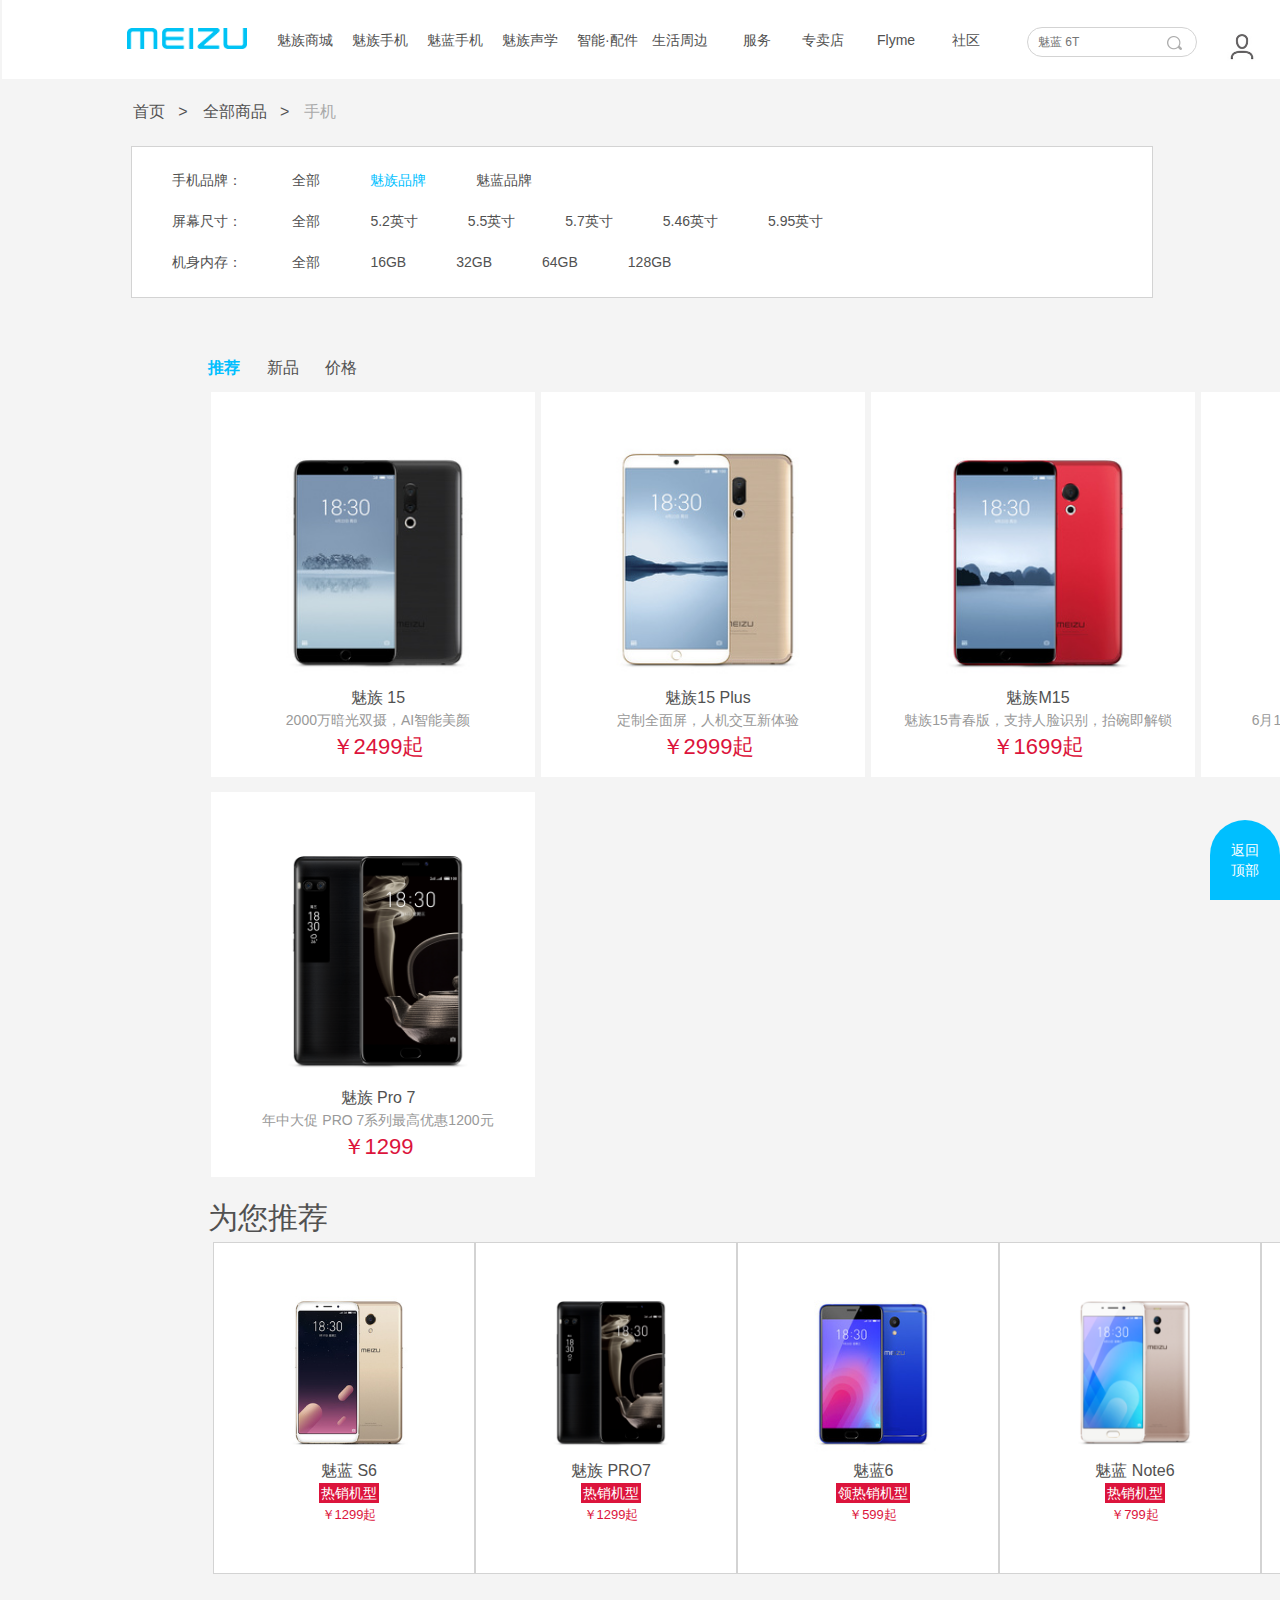
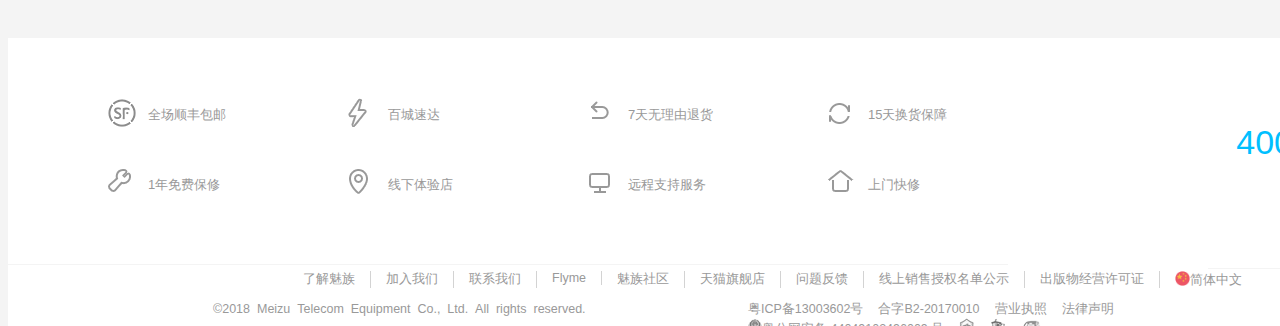
<file: Meizu.html>
<!DOCTYPE html>
<html>
	<head>
		<meta charset="utf-8" />
		<title></title>
		<link rel="stylesheet" type="text/css" href="css/Meizu.css"/>
	</head>
	<body>
		<header>
			<div class="top2">
				<ul id="header_top2">
					<li id="zhuye"><a href="index.html"><img src="img/logo-new_2ea694e.png" class="logo" width="120px"/></a></li>
					<li><a href="Shopping Mall.html">魅族商城</a></li>
					<li><a href="Meizu.html">魅族手机</a></li>
					<li><a href="Meilan.html">魅蓝手机</a></li>
					<li><a href="voice.html">魅族声学</a></li>
					<li><a href="Intelligence.html">智能·配件</a></li>
					<li><a href="Life.html">生活周边</a></li>
					<li><a href="#">&nbsp;&nbsp;&nbsp;&nbsp;服务</a></li>
					<li><a href="#">专卖店</a></li>
					<li><a href="#">Flyme</a></li>
					<li><a href="#">社区</a></li>
					<li><input type="search" placeholder="魅蓝 6T" />
					<a class="fangda" href="#"><img src="img/放大镜.png"/></a></li>
					<li class="header_top2_login"><a href="Login.html"><img src="img/icon-user_47dae1a.jpg" width="30px" class="yonghu"/></a>
						<dl class="dl" >
			  				<dt><a href="">立即注册</a></dt>
			  				<dt><a href="">立即登陆</a></dt>
			  				<dt><a href="">我的订单</a></dt>
			  				<dt><a href="">M码通道</a></dt>
		  				</dl>
					</li>
					<li><img src="img/shopping-cart-gray_c2cb1d5.jpg" class="gouwuche"/></li>
				</ul>
			</div>
		</header>
		<script>
			var ul = document.getElementById("header_top2");
			var a = ul.getElementsByTagName("a");
				for(var i = 0; i < a.length; i++) {
				a[i].onmouseover = function(e) {
		
				var dl = this.nextElementSibling;
				dl.style.display = "block";
				}
				a[i].onmouseout = function(e) {
				var dl = this.nextElementSibling;
				dl.style.display = "none";
				}
				}
		</script>
			<div id="Body">
				<ul id="Body_top1">
					<li><a href="#">首页</a>&nbsp;&nbsp;&nbsp;></li>
					<li><a href="#">全部商品</a>&nbsp;&nbsp;&nbsp;></li>
					<li><a href="#" style="color: #AAAAAA;">手机</a></li>
				</ul>
				<div id="Body_top2">
					<ul id="Body_top2_1">
						<li>手机品牌：</li>
						<li><a href="#">全部</a></li>
						<li><a href="Meizu.html" style="color: #00BFFF;">魅族品牌</a></li>
						<li><a href="Meilan.html">魅蓝品牌</a></li>
					</ul>
					<br />
					<ul id="Body_top2_2">
						<li>屏幕尺寸：</li>
						<li><a href="#">全部</a></li>
						<li><a href="#">5.2英寸</a></li>
						<li><a href="#">5.5英寸</a></li>
						<li><a href="#">5.7英寸</a></li>
						<li><a href="#">5.46英寸</a></li>
						<li><a href="#">5.95英寸</a></li>
					</ul>
					<br />
					<ul id="Body_top2_3">
						<li>机身内存：</li>
						<li><a href="#">全部</a></li>
						<li><a href="#">16GB</a></li>
						<li><a href="#">32GB</a></li>
						<li><a href="#">64GB</a></li>
						<li><a href="#">128GB</a></li>
					</ul>
				</div>
			</div>
			<div id="Body_cart">
				<span class="cart1">
				<span class="lan1"><b style="color: #00BFFF;">推荐</b>&nbsp;&nbsp;&nbsp;&nbsp;&nbsp;&nbsp;新品&nbsp;&nbsp;&nbsp;&nbsp;&nbsp;&nbsp;价格</span>
				<br />
				<a href="#">
				<ul class="shangpin1">
					<li class="tu"><img src="img/Cgbj0FrcblSAGHrPAAvT_qZZSA0427.png@240x240.jpg" width="250px" height="250px"/></li>
					<li class="name"><span>魅族 15</span></li>
					<li class="youhui"><span>2000万暗光双摄，AI智能美颜</span></li>
					<li class="monney"><span>￥2499起</span></li>
				</ul>
				</a>
				<a href="#">
				<ul class="shangpin1">
					<li class="tu"><img src="img/Cgbj0FrcbsCANuv_AAzufmGf2yU449.png@240x240.jpg"  width="250px" height="250px"/></li>
					<li class="name"><span>魅族15 Plus</span></li>
					<li class="youhui"><span>定制全面屏，人机交互新体验</span></li>
					<li class="monney"><span>￥2999起</span></li>
				</ul>
				</a>
				<a href="#">
				<ul class="shangpin1">
					<li class="tu"><img src="img/Cgbj0Frcbg-AHuXnAAKZuTv81HU003.png@240x240.jpg" width="250px" height="250px"/></li>
					<li class="name"><span>魅族M15</span></li>
					<li class="youhui"><span>魅族15青春版，支持人脸识别，抬碗即解锁</span></li>
					<li class="monney"><span>￥1699起</span></li>
				</ul>
				</a>
				<a href="#">
				<ul class="shangpin1">
					<li class="tu"><img src="img/Cgbj0Vl4OYOAGRToAAJwA8hDe5Y164.png@480x480.png"  width="250px" height="250px"/></li>
					<li class="name"><span>魅族 Pro 7 plus</span></li>
					<li class="youhui"><span>6月1日起 PRO 7系列最高优惠1200元</span></li>
					<li class="monney"><span>￥1799起</span></li>
				</ul>
				</a>
				<a href="#">
				<ul class="shangpin1">
					<li class="tu"><img src="img/Cgbj0FrxPgeAP99dAAuYs_pyDV0621.png" width="250px" height="250px"/></li>
					<li class="name"><span>魅族 Pro 7</span></li>
					<li class="youhui"><span>年中大促 PRO 7系列最高优惠1200元</span></li>
					<li class="monney"><span>￥1299</span></li>
				</ul>
				</a>
				</span>
				<span class="cart">
				<span class="lan">为您推荐</span>
				<br />
				<a href="#">
				<ul class="shangpin">
					<li class="tu"><img src="img/Cgbj0Fpe-_yAFtuLAAw27mVWra0383.png@240x240.jpg" width="160px" height="170px"/></li>
					<li class="name"><span>魅蓝  S6</span></li>
					<li class="youhui"><span>热销机型</span></li>
					<li class="monney"><span>￥1299起</span></li>
				</ul>
				</a>
				<a href="#">
				<ul class="shangpin">
					<li class="tu"><img src="img/Cgbj0VrQDluAduZzAAuYs_pyDV0471_180x180.png"width="160px" height="170px"/></li>
					<li class="name"><span>魅族  PRO7  </span></li>
					<li class="youhui"><span>热销机型</span></li>
					<li class="monney"><span>￥1299起</span></li>
				</ul>
				</a>
				<a href="#">
				<ul class="shangpin">
					<li class="tu"><img src="img/Cgbj0VpcI-6AHsPAAACF-hNGTkg171_180x180.jpg" width="160px" height="170px"/></li>
					<li class="name"><span>魅蓝6</span></li>
					<li class="youhui"><span>领热销机型</span></li>
					<li class="monney"><span>￥599起</span></li>
				</ul>
				</a>
				<a href="#">
				<ul class="shangpin">
					<li class="tu"><img src="img/Cgbj0FpU312AbtuQAA1hVmco7-o187_180x180.png"width="160px" height="170px"/></li>
					<li class="name"><span>魅蓝 Note6</span></li>
					<li class="youhui"><span>热销机型</span></li>
					<li class="monney"><span>￥799起</span></li>
				</ul>
				</a>
				<a href="#">
				<ul class="shangpin">
					<li class="tu"><img src="img/Cgbj0FsPYKyAMqR5AAbXIwKFVL4069_180x180.png" width="160px" height="170px"/></li>
					<li class="name"><span>魅蓝 6T</span></li>
					<li class="youhui"><span>热销机型</span></li>
					<li class="monney"><span>￥89</span></li>
				</ul>
				</a>
				</span>
				
		</div>
		<footer>
			<div class="footer">
				<div id="footer1">
					<ul id="footer_top">
						<li><a href="#"><img src="img/e359f13e-3010-402f-87b0-1b4f9e1abbeb.png"/><span>全场顺丰包邮</span></a></li>
						<li><a href="#"><img src="img/147d3cc3-b434-46a3-ba03-852ed7e50e40.png"/><span>百城速达</span></a></li>
						<li><a href="#"><img src="img/ec5aad43-2cd2-49db-ad98-420def128e1f.png"/><span>7天无理由退货</span></a></li>
						<li><a href="#"><img src="img/d914c51f-1e83-4954-a5ff-623962d408ea.png"/><span>15天换货保障</span></a></li>
						<li><a href="#"><img src="img/810a9fae-4875-4d08-9403-65bc004c66f4.png"/><span>1年免费保修</span></a></li>
						<li><a href="#"><img src="img/3ac6ea23-4d1f-472b-9c67-cc343526475c.png"/><span>线下体验店</span></a></li>
						<li><a href="#"><img src="img/dc023b04-03ff-4f6c-9222-6022aaa90e9c.png"/><span>远程支持服务</span></a></li>
						<li><a href="#"><img src="img/a794fcd4-888a-408c-8714-2e5c764da09b.png"/><span>上门快修</span></a></li>
					</ul>
					<span id="footer_top_rigth">
						<p class="rigth1" align="right">周一至周日7:30-24:00</p>
						<p class="rigth2" align="right">400-788-3333</p>
						<p class="rigth3" align="right"><img src="img/footer_icon_09_60fabcd.png"/><a href="#">在线客服</a></p>
					</span>
				</div>
				<div id="footer2">
					<ul id="footer_bottom">
						<li><a href="#">了解魅族</a></li>
						<li><a href="#">加入我们</a></li>
						<li><a href="#">联系我们</a></li>
						<li><a href="#">Flyme</a></li>
						<li><a href="#">魅族社区</a></li>
						<li><a href="#">天猫旗舰店</a></li>
						<li><a href="#">问题反馈</a></li>
						<li><a href="#">线上销售授权名单公示</a></li>
						<li><a href="#">出版物经营许可证</a></li>
						<li class="footer_tu"><img src="img/1c31db15-ab85-4932-8e6c-edfd6039bc60.png" width="15px" height="15px"/><a href="#"><span>简体中文</span></a>
							<dl class="dl" >
			  				<dt><a href=""><img src="img/85fba643-95ca-4db1-991c-43e66f108afb.png"width="15px" height="15px"/>繁体中文</a></a></dt>
			  				<dt><a href=""><img src="img/2ca9de93-02cb-4ded-ab0a-c497dcf06c5a.png"width="15px" height="15px"/>English</a></a></dt>
			  				<dt><a href=""><img src="img/e743e97c-71af-4853-a91d-bd81c2d3a31c.png"width="15px" height="15px"/>Pyccknn</a></a></dt>
		  				</dl>
						</li>
					</ul>
								<script>
	  	var ul=document.getElementById("footer_bottom");
	  	var a=ul.getElementsByTagName("a");
	  	for(var i=0;i<a.length;i++){
	  		a[i].onmouseover=function(e){
	  			
	  		     var dl=this.nextElementSibling;
	  		    dl.style.display="block";
	  		}
	  		a[i].onmouseout=function(e){
	  			 var dl=this.nextElementSibling;
	  		      dl.style.display="none";
	  		}
	  	}
	  </script>
					<br />
					<span id="footer_bottom_2018">©2018&nbsp;&nbsp;Meizu&nbsp;&nbsp;Telecom&nbsp;&nbsp;Equipment&nbsp;&nbsp;Co.,&nbsp;&nbsp;Ltd.&nbsp;&nbsp;All&nbsp;&nbsp;rights&nbsp;&nbsp;reserved.</span>
					<ul id="footer_bottom1">
						<li><a href="#">粤ICP备13003602号</a></li>
						<li><a href="#">合字B2-20170010</a></li>
						<li><a href="#">营业执照</a></li>
						<li><a href="#">法律声明</a></li>
						<li><img src="img/gong.jpg"/><span>粤公网安备 44049102496009 号</span></li>
						<li><img src="img/xxx.jpg"/></li>
						<li><img src="img/xx.jpg"/></li>
						<li><img src="img/x.jpg"/></li>
					</ul>
				</div>
			</div>
		</footer>
			<div id="to_top">返回顶部</div>
		<script>
			window.onload = function(){
			  var oTop = document.getElementById("to_top");
			  var screenw = document.documentElement.clientWidth || document.body.clientWidth;
			  var screenh = document.documentElement.clientHeight || document.body.clientHeight;
			  oTop.style.left = screenw - oTop.offsetWidth +"px";
			  oTop.style.top = screenh - oTop.offsetHeight + "px";
			  window.onscroll = function(){
			    var scrolltop = document.documentElement.scrollTop || document.body.scrollTop;
			    oTop.style.top = screenh - oTop.offsetHeight + scrolltop +"px";
			  }
			  oTop.onclick = function(){
			    document.documentElement.scrollTop = document.body.scrollTop =0;
			  }
			}  
		</script>
	</body>
</html>
</file>
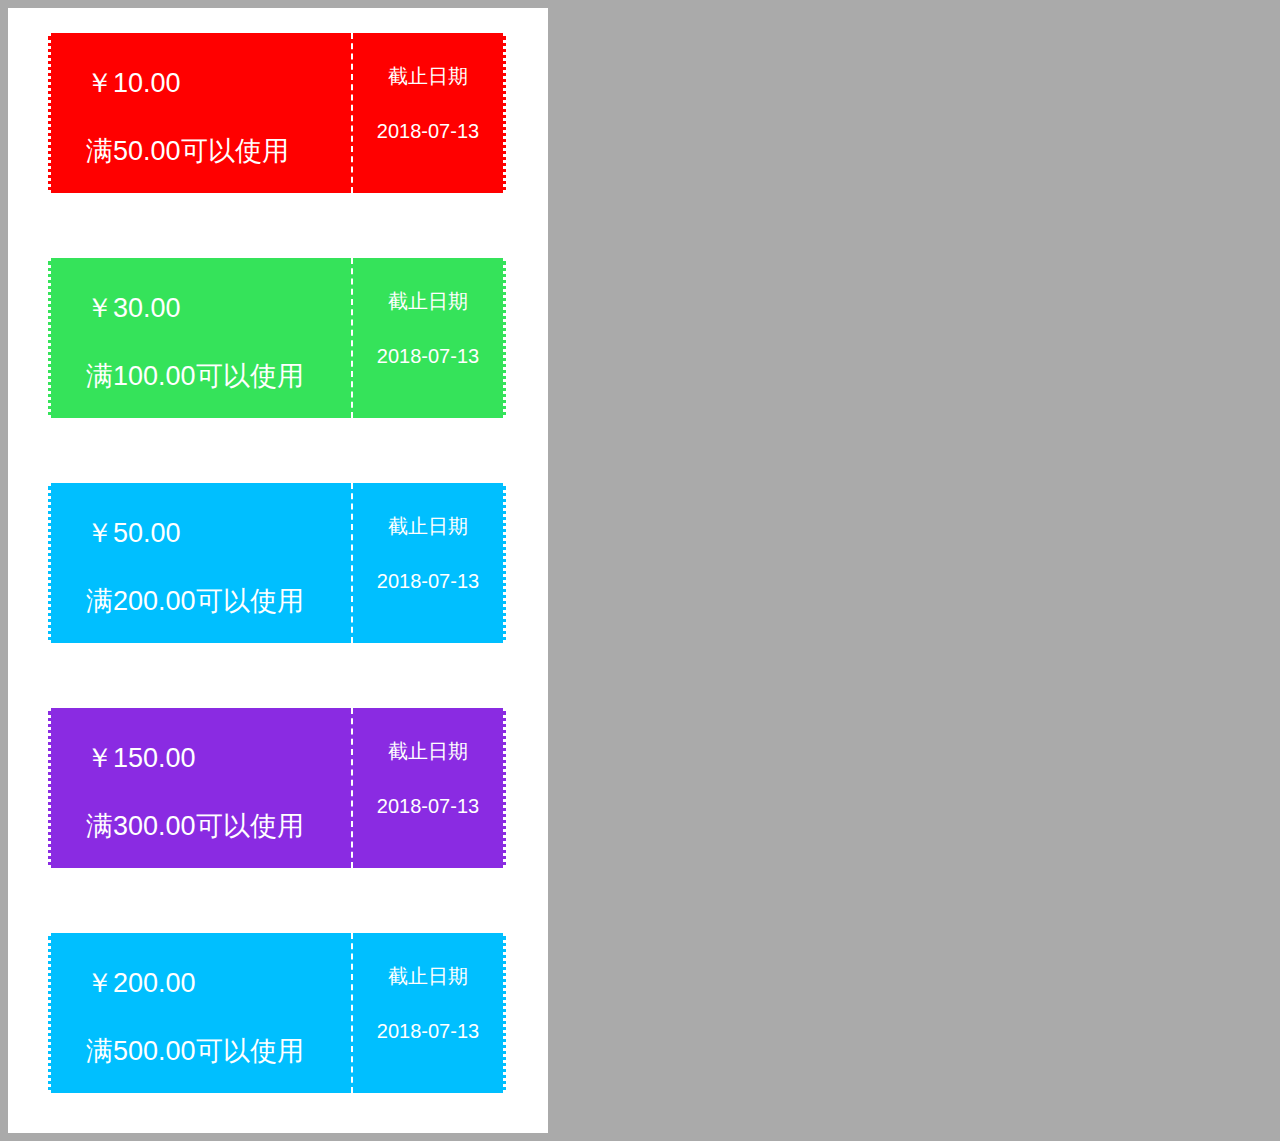
<file: quan.html>
<!DOCTYPE html>
<html>
	<head>
		<meta charset="UTF-8">
		<title></title>
		<style>
			body{
				background: #aaa;
			}
			#quan{
				padding-left: 40px;
				padding-top: 25px;
				width: 500px;
				height: 200px;
				background: white;
			}
			#box{
				float: left;
				border-left: 3px dotted white;
				margin: 0px auto;
				width: 300px;
				height: 160px;
				background: red;
			}
			#box p{
				padding-top: 5px;
				font-family: Helvetica, Tahoma, Arial, "Hiragino Sans GB", "Microsoft YaHei", SimSun, Heiti, sans-serif;
				padding-left: 35px;
				font-size: 27px;
				text-align: left;
				color: white;
			}
			#box2{
				border-left: 2px dashed white;
				float: left;
				border-right: 3px dotted white;
				margin: 0px auto;
				width: 150px;
				height: 160px;
				background:  #FF0000;
			}
			#box2 p{
				font-family: Helvetica, Tahoma, Arial, "Hiragino Sans GB", "Microsoft YaHei", SimSun, Heiti, sans-serif;
				padding-top: 10px;
				font-size: 20px;
				text-align: center;
				color: white;
			}
		</style>
	</head>
	<body>
		<div id="quan">
			<a href="#" onclick="quan()">
			<div id="box">
				<p>￥10.00</p>
				<p>满50.00可以使用</p>
			</div>
			<div id="box2">
				<p>截止日期</p>
				<p>2018-07-13</p>
			</div>
			</a>
		</div>
		<div id="quan" onclick="quan()">
			<a href="#">
			<div id="box"style="background: #35e35a;">
				<p>￥30.00</p>
				<p>满100.00可以使用</p>
			</div>
			<div id="box2"style="background: #35e35a;">
				<p>截止日期</p>
				<p>2018-07-13</p>
			</div>
		</div><div id="quan" onclick="quan()">
		<a href="#">
			<div id="box"style="background-color:#00BFFF">
				<p>￥50.00</p>
				<p>满200.00可以使用</p>
			</div>
			<div id="box2"style="background-color: #00BFFF">
				<p>截止日期</p>
				<p>2018-07-13</p>
			</div>
		</div><div id="quan" onclick="quan()">
			<a href="#">
			<div id="box"style="background:  blueviolet;">
				<p>￥150.00</p>
				<p>满300.00可以使用</p>
			</div>
			<div id="box2"style="background: blueviolet;">
				<p>截止日期</p>
				<p>2018-07-13</p>
			</div>
		</div><div id="quan" onclick="quan()">
			<a href="#">
			<div id="box" style="background: deepskyblue;">
				<p>￥200.00</p>
				<p>满500.00可以使用</p>
			</div>
			<div id="box2"style="background: deepskyblue;">
				<p>截止日期</p>
				<p>2018-07-13</p>
			</div>
		</div>
		<script>
			function quan(){
				alert("领取成功");
				window.close();
			}
		</script>
	</body>
</html>
</file>
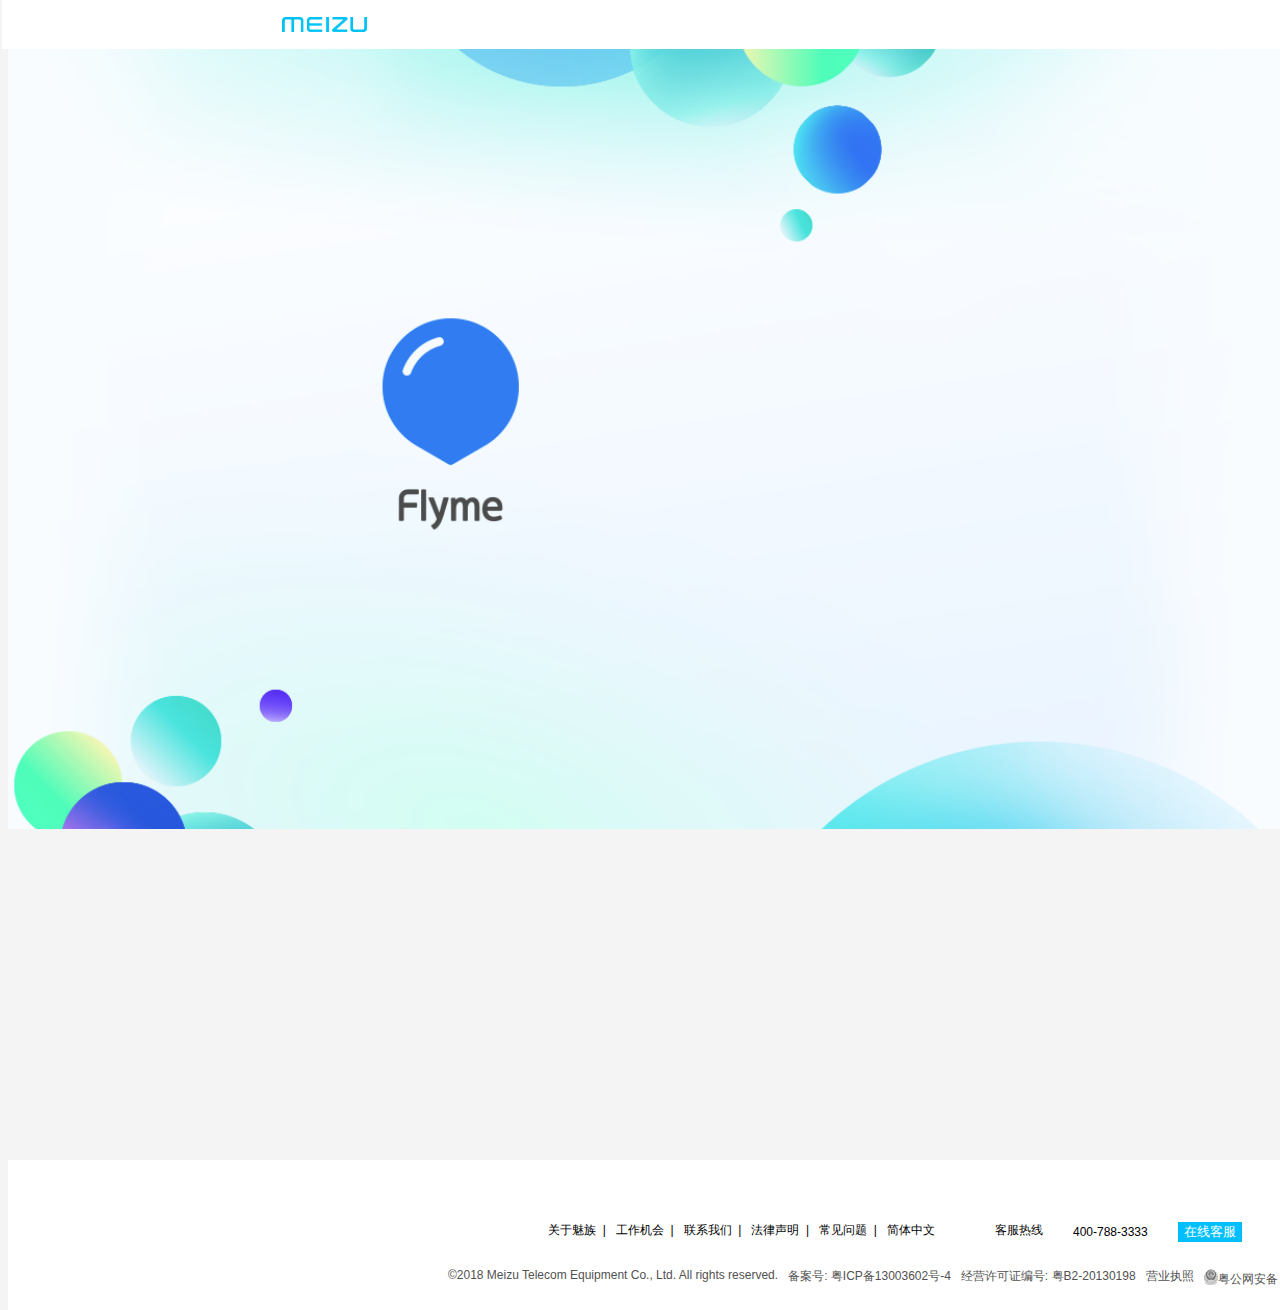
<file: register.html>
<!DOCTYPE html>
<html>
	<head>
		<meta charset="UTF-8">
		<title></title>
		<link rel="stylesheet" href="css/register.css" />
	</head>
	<body  onload='createCode()'>
		<header>
			<div class="top2">
				<ul id="header_top2">
					<li id="zhuye"><a href="index.html"><img src="img/logo-new_2ea694e.png" class="logo" width="85px"/></a></li>
				</ul>
			</div>
		</header>
		<div id="Body">
			<div>
			<img src="img/banner.png"width="100.8%" id="Background" />
			</div>
			<form>
			<span id="denglu">
				<ul>
					<li id="a"><a href="register.html" class="left">账号注册</a><a href="#" class="right">|&nbsp;&nbsp;&nbsp;&nbsp;&nbsp;&nbsp;&nbsp;&nbsp;手机注册</a></li>
					<li id="b"><input type="text" placeholder="手机号/Flyme账号 6-20位"  autocomplete="off" id="name"/></li>
					<li id="b"><input type="password" placeholder="密码 6-20位" id="Password"/></li>
					<li id="b"><input type="password" placeholder="确认密码6-20位" id="Password1"/></li>
					<li id="c"><input type="text" placeholder="验证码" id="input"/><input type="button" onclick="createCode()" id="code" title='点击更换验证码'/></li>
					    <script type='text/javascript'> 
						    var code ; //在全局定义验证码  
						       
						    function createCode(){ 
						       code = "";  
						       var codeLength = 4;//验证码的长度  
						       var checkCode = document.getElementById("code");  
						       var random = new Array(0,1,2,3,4,5,6,7,8,9,'A','B','C','D','E','F','G','H','I','J','K','L','M','N','O','P','Q','R',  
						       'S','T','U','V','W','X','Y','Z');//随机数  
						       for(var i = 0; i < codeLength; i++) {//循环操作  
						        var index = Math.floor(Math.random()*35);//取得随机数的索引（1~35）  
						        code += random[index];//根据索引取得随机数加到code上  
						      }  
						      checkCode.value = code;//把code值赋给验证码  
						    } 
						    //校验验证码  
						    function validate(){
						    var name=document.getElementById("name").value;
						    var Password=document.getElementById("Password").value;
						    var Password1=document.getElementById("Password1").value;
						      var inputCode = document.getElementById("input").value.toUpperCase(); //取得输入的验证码并转化为大写     
						      if(inputCode.length <= 0) { //若输入的验证码长度为0  
						        alert("请输入验证码！"); //则弹出请输入验证码  
						      }else if(inputCode != code ) { //若输入的验证码与产生的验证码不一致时  
						        alert("验证码输入错误！@_@"); //则弹出验证码输入错误  
						        createCode();//刷新验证码  
						        document.getElementById("input").value = "";//清空文本框  
						      }else if(name.length>=6&&Password.length>=6&&Password===Password1&&name.length<=20&&Password.length<=20){ //输入正确时  
						        alert("注册成功"); 
						        location.replace("Login.html")
						      }else if(name.length>=6&&Password.length>=6&&Password!==Password1&&name.length<=20&&Password.length<=20&&Password1.length<=20){ //输入正确时  
						        alert("两次密码输入不相同！");
						      }else{
						      	alert("请填写正确的信息")
						      }
						    } 
						</script> 
					<li id="d"><input type="checkbox" checked="checked"/><a href="#">同意并愿意遵守Flyme服务协议和法律声明</a></li>
					<li id="e"><input type="button"value="立即注册" onclick = "validate()"/></li>
					<li id="f"><a href="Login.html" class="left">登录</a><a href="#" class="right">忘记密码？</a></li>
				</ul>
			</span>
			</form>
		</div>
		<footer id="footer">
			<div id="footer_top">
				<ul id="footer_ul">
					<li><a href="#">关于魅族&nbsp;&nbsp;|</a></li>
					<li><a href="#">工作机会&nbsp;&nbsp;|</a></li>
					<li><a href="#">联系我们&nbsp;&nbsp;|</a></li>
					<li><a href="#">法律声明&nbsp;&nbsp;|</a></li>
					<li><a href="#">常见问题&nbsp;&nbsp;|</a></li>
					<li><a href="#">简体中文</a></li>
					<li id="kefu">客服热线</li>
					<li id="num">400-788-3333</li>
					<li><button>在线客服</button></li>
				</ul>
				<br />
				<ul id="footer_ul1">
					<li>©2018 Meizu Telecom Equipment Co., Ltd. All rights reserved.</li>
					<li><a href="#"> 备案号: 粤ICP备13003602号-4</a></li>
					<li><a href="#">经营许可证编号: 粤B2-20130198</a></li>
					<li><a href="#">营业执照</a></li>
					<li><img src="img/gong.jpg"/><a href="#" id="gong">粤公网安备 44049102496076号</a></li>
				</ul>
			</div>
		</footer>
	</body>
</html>
</file>
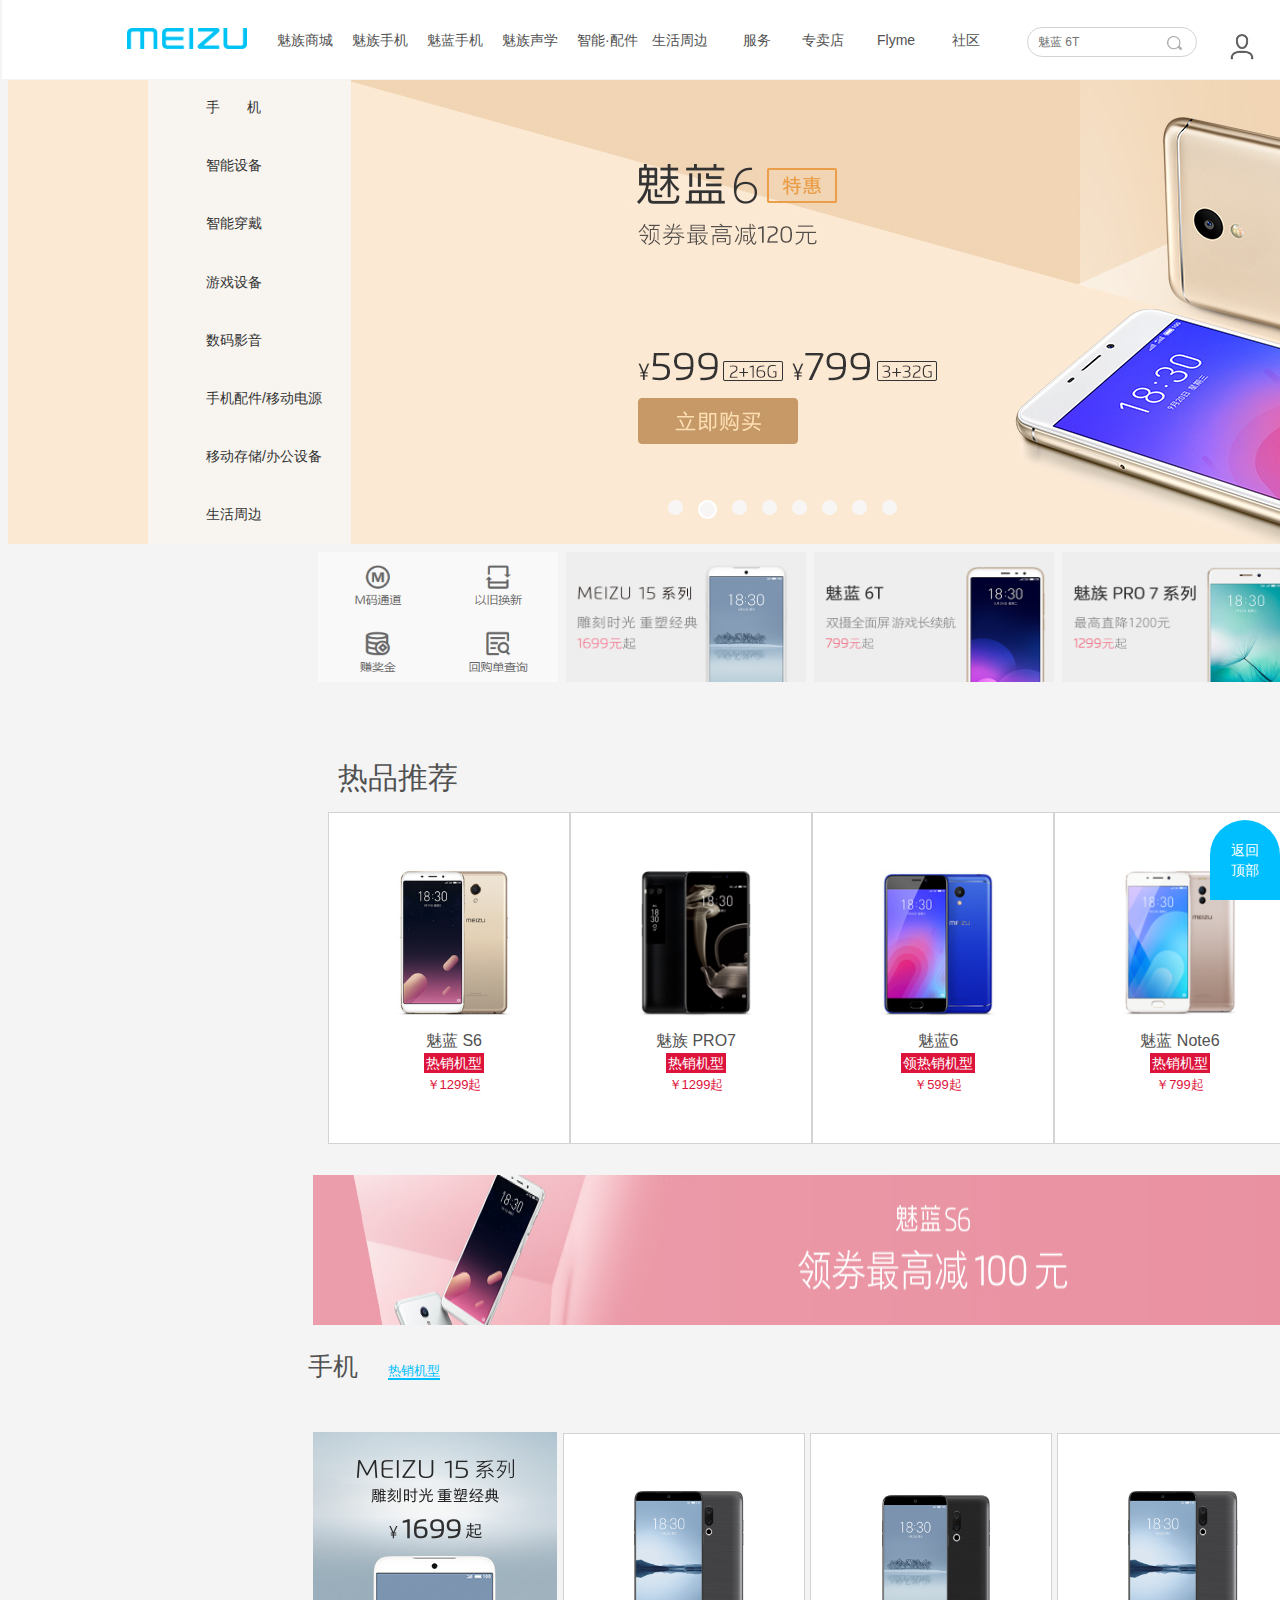
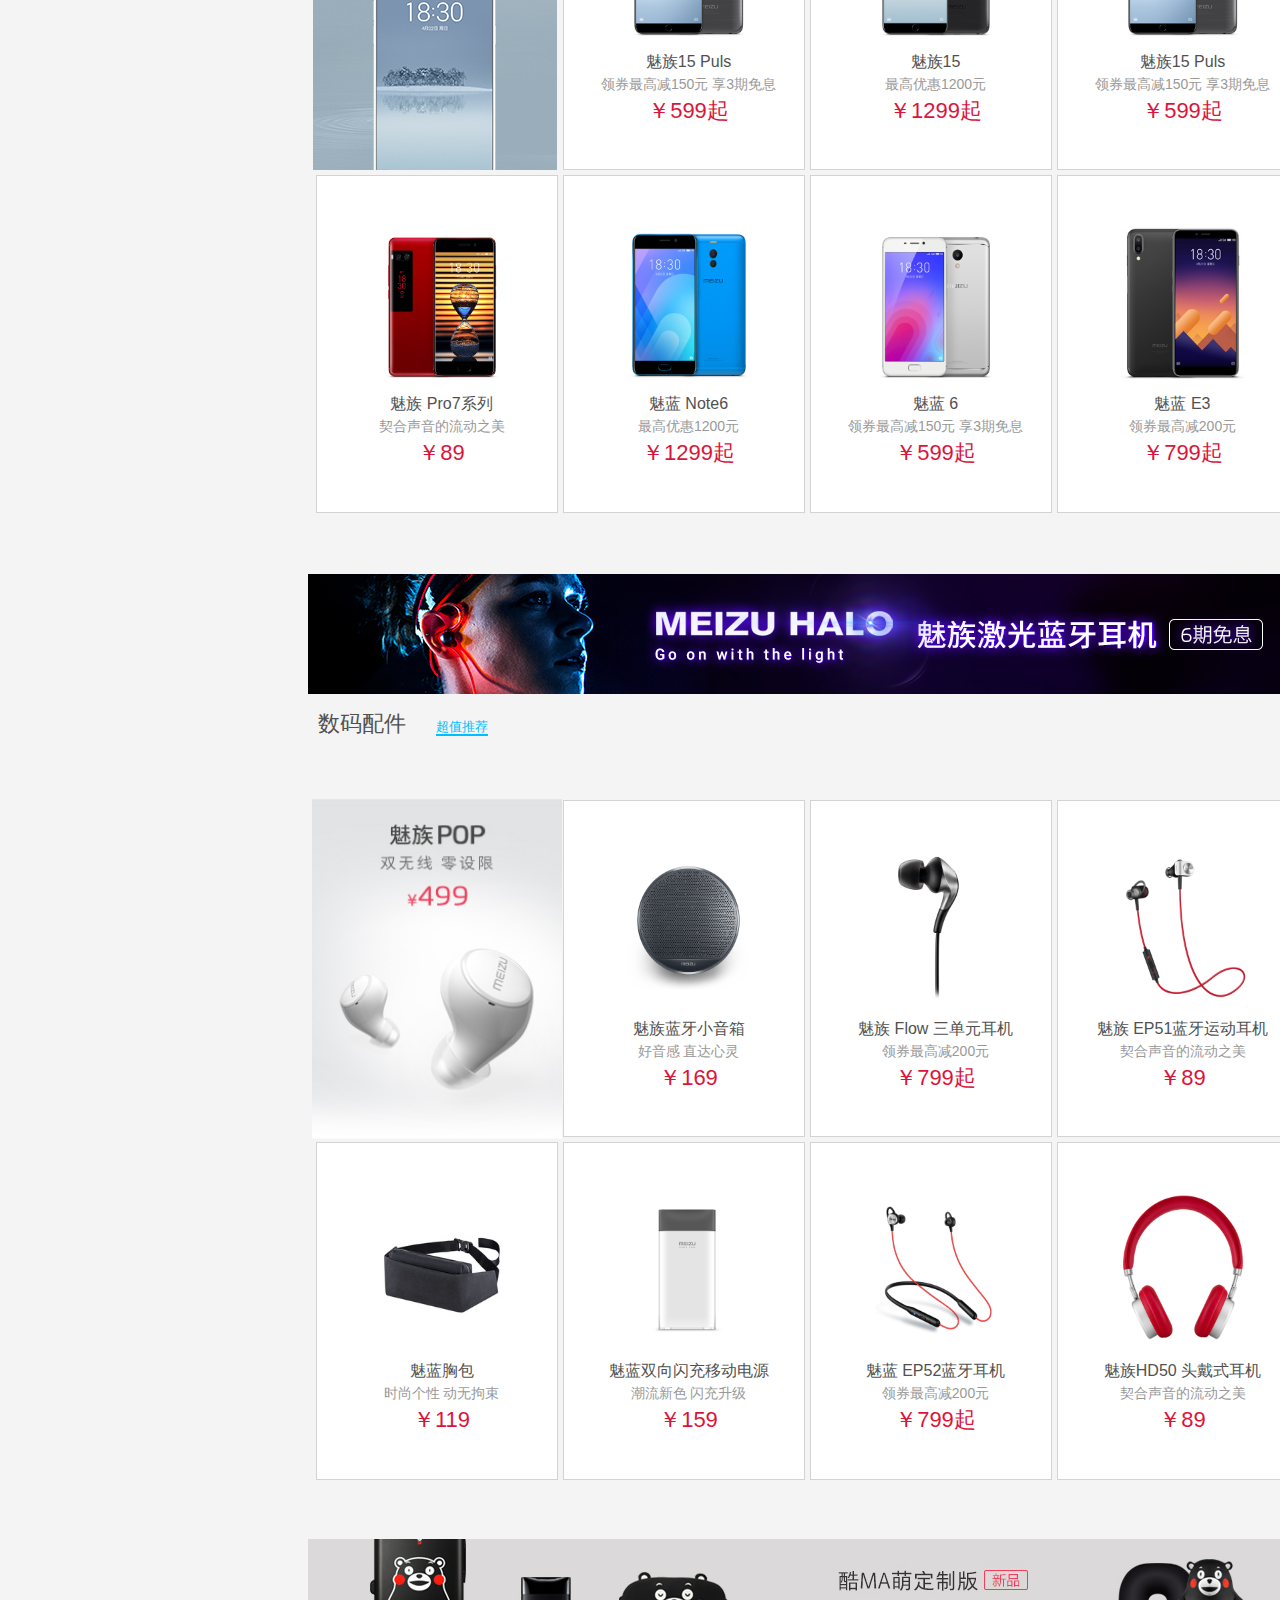
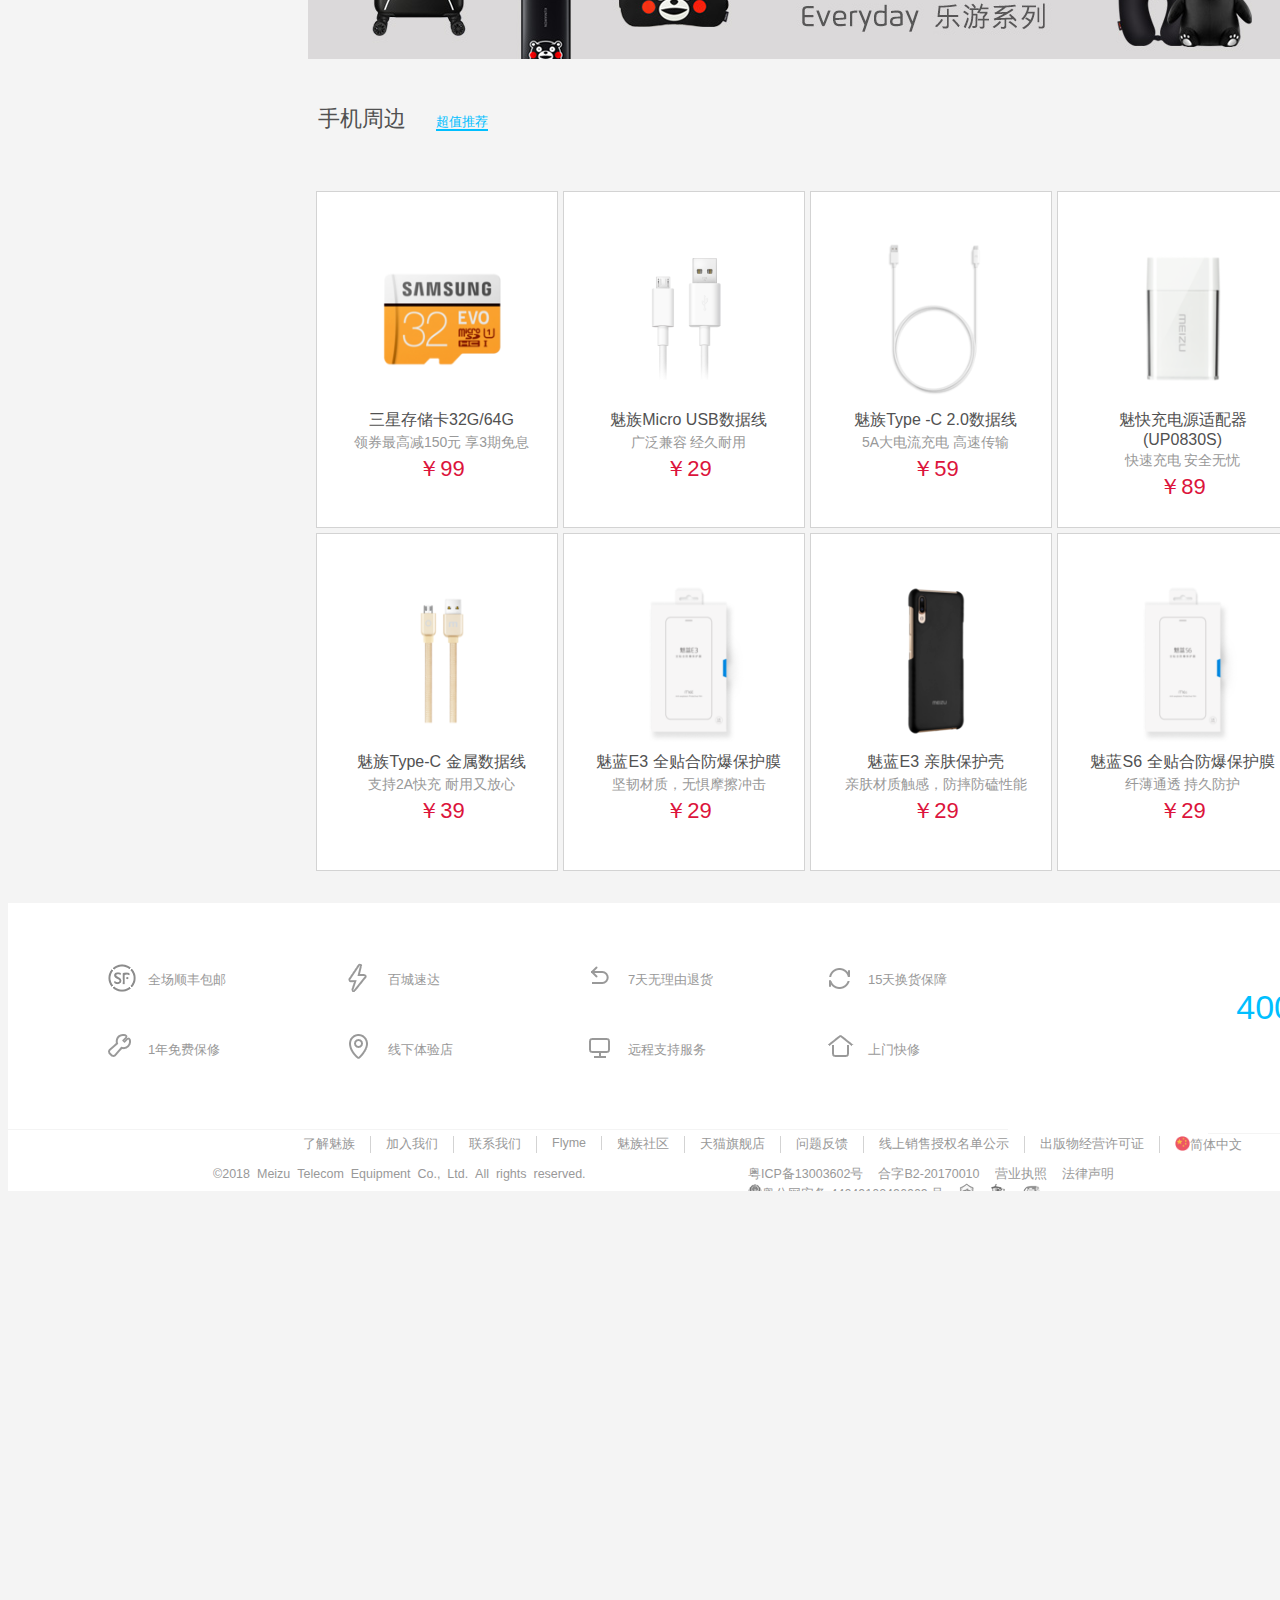
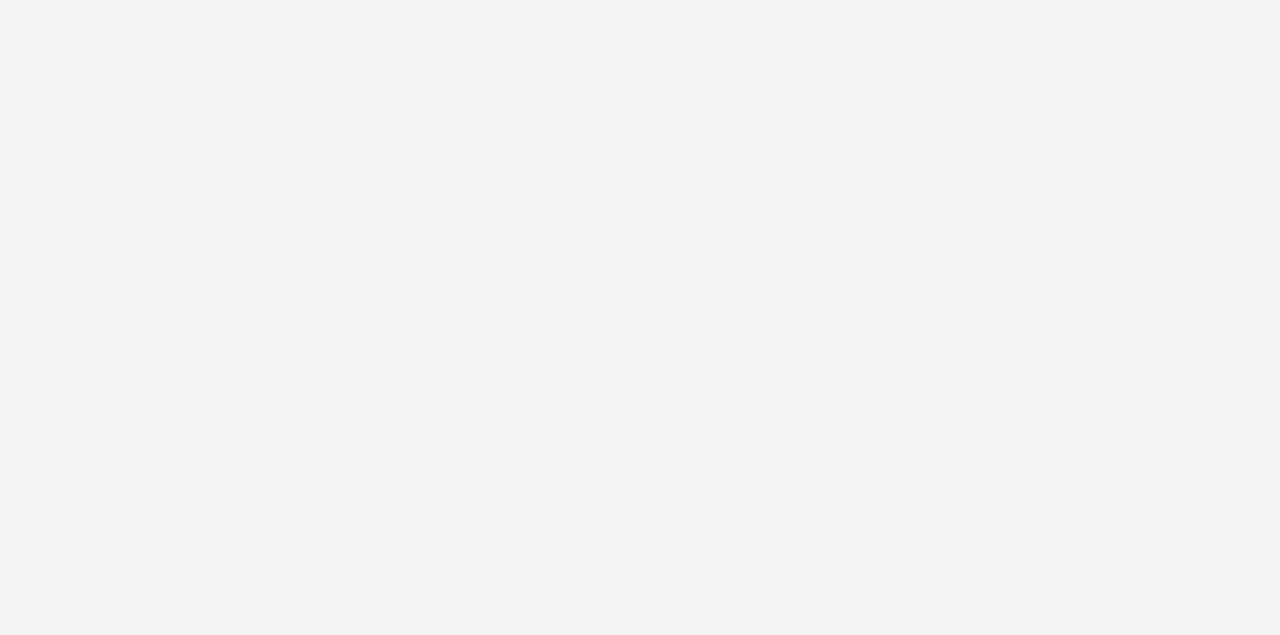
<file: Shopping Mall.html>
<!DOCTYPE html>
<html>
	<head>
		<meta charset="utf-8" />
		<title></title>
		<link rel="stylesheet" type="text/css" href="css/Shopping Mall.css"/>
	</head>
	<body>
		<header>
			<div class="top2">
				<ul id="header_top2">
					<li id="zhuye"><a href="index.html"><img src="img/logo-new_2ea694e.png" class="logo" width="120px"/></a></li>
					<li><a href="Shopping Mall.html">魅族商城</a></li>
					<li><a href="Meizu.html">魅族手机</a></li>
					<li><a href="Meilan.html">魅蓝手机</a></li>
					<li><a href="voice.html">魅族声学</a></li>
					<li><a href="Intelligence.html">智能·配件</a></li>
					<li><a href="Life.html">生活周边</a></li>
					<li><a href="#">&nbsp;&nbsp;&nbsp;&nbsp;服务</a></li>
					<li><a href="#">专卖店</a></li>
					<li><a href="#">Flyme</a></li>
					<li><a href="#">社区</a></li>
					<li><input type="search" placeholder="魅蓝 6T" />
					<a class="fangda" href="#"><img src="img/放大镜.png"/></a></li>
					<li class="header_top2_login"><a href="Login.html"><img src="img/icon-user_47dae1a.jpg" width="30px" class="yonghu"/></a>
						<dl class="dl" >
			  				<dt><a href="">立即注册</a></dt>
			  				<dt><a href="">立即登陆</a></dt>
			  				<dt><a href="">我的订单</a></dt>
			  				<dt><a href="">M码通道</a></dt>
		  				</dl>
					</li>
					<li><img src="img/shopping-cart-gray_c2cb1d5.jpg" class="gouwuche"/></li>
				</ul>
			</div>
		</header>
		<script>
			var ul = document.getElementById("header_top2");
			var a = ul.getElementsByTagName("a");
				for(var i = 0; i < a.length; i++) {
				a[i].onmouseover = function(e) {
		
				var dl = this.nextElementSibling;
				dl.style.display = "block";
				}
				a[i].onmouseout = function(e) {
				var dl = this.nextElementSibling;
				dl.style.display = "none";
				}
				}
		</script>
		<div id="Body">
			<div id="Body_top">
				<div id="box">
					 <ul id="ul">
					  <li style='display:block;'><img src="img/11.jpg" alt=""></li>
					  <li><img src="img/12.jpg" alt=""></li>
					  <li><img src="img/13.jpg" alt=""></li>
					  <li><img src="img/14.jpg" alt=""></li>
					  <li><img src="img/15.jpg" alt=""></li>
					  <li><img src="img/16.jpg" alt=""></li>
					  <li><img src="img/17.jpg" alt=""></li>
					  <li><img src="img/18.jpg" alt=""></li>
					 </ul>
					 <ul id='ol'>
					  <li class='active'></li>
					  <li></li>
					  <li></li>
					  <li></li>
					  <li></li>
					  <li></li>
					  <li></li>
					  <li></li>
					 </ul>
				 </div>
				 <div id="Body_top2">
				<ul id="Body_top2_ul">
					<li><a href="#"><img src="img/jie.jpg.png" width="240px" height="130px" id="img1"/></a></li>
					<li><a href="#"><img src="img/Cgbj0Vrl2POAZkhYAABqzmreDl4495.jpg"width="240px" height="130px" id="img2"/></a></li>
					<li><a href="#"><img src="img/Cgbj0FsNBpKASwLCAABcD60vGXY782.jpg"width="240px" height="130px" id="img3"/></a></li>
					<li><a href="#"><img src="img/Cgbj0FsQGqaAN4OnAAB1-JWOKFY049.jpg"width="240px" height="130px" id="img4"/></a></li>
					<li><a href="#"><img src="img/Cgbj0Vsfmd2AUc3dAABT20J2AIE191.jpg"width="240px" height="130px" id="img5"/></a></li>
				</ul>
				</div>
				<script>
					var img1=document.getElementById("img1");
					var img2=document.getElementById("img2");
					var img3=document.getElementById("img3");
					var img4=document.getElementById("img4");
					var img5=document.getElementById("img5");
					img1.onmouseover = function() {
						img1.style.boxShadow="10px 10px 1em  5px #D3D3D3";
					}
					img1.onmouseout = function() {
						img1.style.boxShadow="none";
					}
					img2.onmouseover = function() {
						img2.style.boxShadow="10px 10px 1em  5px #D3D3D3";
					}
					img2.onmouseout = function() {
						img2.style.boxShadow="none";
					}
					img3.onmouseover = function() {
						img3.style.boxShadow="10px 10px 1em  5px #D3D3D3";
					}
					img3.onmouseout = function() {
						img3.style.boxShadow="none";
					}
					img4.onmouseover = function() {
						img4.style.boxShadow="10px 10px 1em  5px #D3D3D3";
					}
					img4.onmouseout = function() {
						img4.style.boxShadow="none";
					}
					img5.onmouseover = function() {
						img5.style.boxShadow="10px 10px 1em  5px #D3D3D3";
					}
					img5.onmouseout = function() {
						img5.style.boxShadow="none";
					}
				</script>
			</div>
				 <script>
				 	var index = 0;
					function fun() {
						var ulLi = document.getElementById("ul").getElementsByTagName("li");
						var olLi = document.getElementById("ol").getElementsByTagName("li");
						ulLi[index].setAttribute("style", "display: none;");
						olLi[index].setAttribute("class", "");
						index++;
						if(index == 8) {
							index = 0;
						}
						ulLi[index].setAttribute("style", "display: block;");
						olLi[index].setAttribute("class", "active");
					
					}
					var timer = setInterval(fun, 1000);
					var ul = document.getElementById("ul");
					ul.onmouseover = function() {
						clearInterval(timer);
					}
					ul.onmouseout = function() {
						timer = setInterval(fun, 1000);
					}
				 </script>
				<ul id="Body_top_ul">
					<li><a href="Meizu.html">手&nbsp;&nbsp;&nbsp;&nbsp;&nbsp;&nbsp;&nbsp;机&nbsp;&nbsp;&nbsp;&nbsp;&nbsp;&nbsp;&nbsp;&nbsp;&nbsp;&nbsp;&nbsp;&nbsp;&nbsp;&nbsp;&nbsp;&nbsp;&nbsp;</a>
						<dl class="dl" >
			  				<dt><a href=""><img src="img/Cgbj0FkAUNWADAgGAAZo5v0_vu8708.png@680x680.png"width="40px" height="40px"/>&nbsp;魅蓝 E2</a></dt>
			  				<dt><a href=""><img src="img/Cgbj0FpU312AbtuQAA1hVmco7-o187_180x180.png"width="40px" height="40px"/>&nbsp;魅族 M15</a></dt>
			  				<dt><a href=""><img src="img/Cgbj0FrcblSAGHrPAAvT_qZZSA0427.png@480x480.png"width="40px" height="40px"/>&nbsp;魅蓝S6</a></dt>
		  					<dt><a href=""><img src="img/Cgbj0FrxPgeAP99dAAuYs_pyDV0621.png"width="40px" height="40px"/>&nbsp;魅族S6</a></dt>
			  				<dt><a href=""><img src="img/Cgbj0FsPYKyAMqR5AAbXIwKFVL4069_180x180.png"width="40px" height="40px"/>&nbsp;魅族 Pro7</a></dt>
			  				<dt><a href=""><img src="img/Cgbj0VsUoq-AM72iAAjvsXhhyFE073_180x180.png"width="40px" height="40px"/>&nbsp;魅蓝 Note6</a></dt>
			  				<dt><a href=""><img src="img/Cgbj0VrxPbKAPw-1AAJWqasMn_A309.png"width="40px" height="40px"/>&nbsp;魅族 Pro7 Plus</a></dt>
			 			</dl>
					</li>
					<li><a href="Intelligence.html">智能设备&nbsp;&nbsp;&nbsp;&nbsp;&nbsp;&nbsp;&nbsp;&nbsp;&nbsp;&nbsp;&nbsp;&nbsp;&nbsp;&nbsp;&nbsp;&nbsp;&nbsp;</a>
						<dl class="dl" >
			  				<dt><a href=""><img src="img/1453355333-13100.png@480x480.png"width="40px" height="40px"/>魅族头戴式耳机</a></dt>
			  				<dt><a href=""><img src="img/1449647645-31973.png"width="40px" height="40px"/>魅族路由器</a></dt>
			  				<dt><a href=""><img src="img/1459849377-64075.png@480x480.png"width="40px" height="40px"/>魅蓝运动耳机</a></dt>
						</dl>
					</li>
					<li><a href="Intelligence.html">智能穿戴&nbsp;&nbsp;&nbsp;&nbsp;&nbsp;&nbsp;&nbsp;&nbsp;&nbsp;&nbsp;&nbsp;&nbsp;&nbsp;&nbsp;&nbsp;&nbsp;&nbsp;</a>
						<dl class="dl" >
			  				<dt><a href=""><img src="img/Cgbj0FrxQ9OASHrkAAHd8RyFtJk439.png"width="40px" height="40px"/>魅族激光耳机</a></dt>
			  				<dt><a href=""><img src="img/Cix_s1gcTHCANftiAAErzSizI8c299.png@480x480.png"width="40px" height="40px"/>魅族EP耳机</a></dt>
						</dl>
					</li>
					<li><a href="Intelligence.html">游戏设备&nbsp;&nbsp;&nbsp;&nbsp;&nbsp;&nbsp;&nbsp;&nbsp;&nbsp;&nbsp;&nbsp;&nbsp;&nbsp;&nbsp;&nbsp;&nbsp;&nbsp;</a>
						<dl class="dl" >
			  				<dt><a href=""><img src="img/Cgbj0Fn24uKARK84AAHDlReZO0E149.png@240x240.jpg"width="40px" height="40px"/>魅族AR眼镜</a></dt>
			  			</dl>
					</li>
					<li><a href="voice.html">数码影音&nbsp;&nbsp;&nbsp;&nbsp;&nbsp;&nbsp;&nbsp;&nbsp;&nbsp;&nbsp;&nbsp;&nbsp;&nbsp;&nbsp;&nbsp;&nbsp;&nbsp;</a>
						<dl class="dl" >
			  				<dt><a href=""><img src="img/Cgbj0FrxQ9SAVWzVAAOOmwIFC_A168.png"width="40px" height="40px"/>魅族蓝牙小音箱</a></dt>
			  				<dt><a href=""><img src="img/Cgbj0Vl22XGAC6YIAAGautlHsjo741.png@480x480.png"width="40px" height="40px"/>魅蓝金属耳机</a></dt>
						</dl>
					</li>
					<li><a href="Intelligence.html">手机配件/移动电源&nbsp;</a>
						<dl class="dl" >
			  				<dt><a href=""><img src="img/Cgbj0FrxRYSAa6YQAABMFFMVjEk568.png"width="40px" height="40px"/>魅族双向快充移动电源</a></dt>
			  				<dt><a href=""><img src="img/Cgbj0FrxRYWAOmysAAFBKxiKZ5U445.png"width="40px" height="40px"/>魅蓝旅行手机充电器</a></dt>
						</dl>
					</li>
					<li><a href="Intelligence.html">移动存储/办公设备&nbsp;</a>
						<dl class="dl" >
			  				<dt><a href=""><img src="img/Cgbj0VrvzTiAGy0UAAQC0CO2nsw613_180x180.png"width="40px" height="40px"/>32G内存卡</a></dt>
						</dl>
					</li>
					<li><a href="Life.html">生活周边&nbsp;&nbsp;&nbsp;&nbsp;&nbsp;&nbsp;&nbsp;&nbsp;&nbsp;&nbsp;&nbsp;&nbsp;&nbsp;&nbsp;&nbsp;&nbsp;&nbsp;</a>
						<dl class="dl" >
			  				<dt><a href=""><img src="img/Cgbj0FqwvJSAEgOEAAlTJ1rcYL0181.png@480x480.png"width="40px" height="40px"/>魅族旅行箱</a></dt>
			  				<dt><a href=""><img src="img/CnQOjVfJIReAKnozAAVBTlzLU4U593.png@480x480.png"width="40px" height="40px"/>魅蓝双肩背包</a></dt>
			  				<dt><a href=""><img src="img/Cgbj0FsE3Q-AF3WFAABrVtAhjHc596.jpg@240x240.png"width="40px" height="40px"/>魅族电子秤</a></dt>
			  				<dt><a href=""><img src="img/Cgbj0VqwvH6AfUSiAAWnWUSlznQ837.png@240x240.jpg"width="40px" height="40px"/>魅族熊本熊套件</a></dt>
						</dl>
					</li>
				</ul>
			</div>
					<script>
						var ul = document.getElementById("Body_top_ul");
						var a = ul.getElementsByTagName("a");
						for(var i = 0; i < a.length; i++) {
							a[i].onmouseover = function(e) {
								var dl = this.nextElementSibling;
								dl.style.display = "block";
							}
							a[i].onmouseout = function(e) {
								var dl = this.nextElementSibling;
								dl.style.display = "none";
							}
							}
					</script>
			<div id="Body_cart">
				<span class="cart">
				<span class="lan">热品推荐</span>
				<br />
				<a href="Meilan.html">
				<ul class="shangpin">
					<li class="tu"><img src="img/Cgbj0Fpe-_yAFtuLAAw27mVWra0383.png@240x240.jpg" width="160px" height="170px"/></li>
					<li class="name"><span>魅蓝  S6</span></li>
					<li class="youhui"><span>热销机型</span></li>
					<li class="monney"><span>￥1299起</span></li>
				</ul>
				</a>
				<a href="Meizu.html">
				<ul class="shangpin">
					<li class="tu"><img src="img/Cgbj0VrQDluAduZzAAuYs_pyDV0471_180x180.png"width="160px" height="170px"/></li>
					<li class="name"><span>魅族  PRO7  </span></li>
					<li class="youhui"><span>热销机型</span></li>
					<li class="monney"><span>￥1299起</span></li>
				</ul>
				</a>
				<a href="Meilan.html">
				<ul class="shangpin">
					<li class="tu"><img src="img/Cgbj0VpcI-6AHsPAAACF-hNGTkg171_180x180.jpg" width="160px" height="170px"/></li>
					<li class="name"><span>魅蓝6</span></li>
					<li class="youhui"><span>领热销机型</span></li>
					<li class="monney"><span>￥599起</span></li>
				</ul>
				</a>
				<a href="Meilan.html">
				<ul class="shangpin">
					<li class="tu"><img src="img/Cgbj0FpU312AbtuQAA1hVmco7-o187_180x180.png"width="160px" height="170px"/></li>
					<li class="name"><span>魅蓝 Note6</span></li>
					<li class="youhui"><span>热销机型</span></li>
					<li class="monney"><span>￥799起</span></li>
				</ul>
				</a>
				<a href="Meilan.html">
				<ul class="shangpin">
					<li class="tu"><img src="img/Cgbj0FsPYKyAMqR5AAbXIwKFVL4069_180x180.png" width="160px" height="170px"/></li>
					<li class="name"><span>魅蓝 6T</span></li>
					<li class="youhui"><span>热销机型</span></li>
					<li class="monney"><span>￥89</span></li>
				</ul>
				</a>
				</span>
				<div id="Body_cart_tu1">
					<a href="#"><img src="img/Cgbj0FsiMVeASY6VAACyPjOLV54627.jpg"/></a>
				</div>
				<span id="lan1">
				<br /><br /><br /><br /><br /><br />
				<span class="lan1">手机<span class="lan1_p"><a href="#">热销机型</a></span><span class="lan1_right"><a href="#">更多></a></span></span>	
				<a href="#" class="lan1_tu">
				<img src="img/Cgbj0Vrl2PKAKKDfAABjNq7s7gQ896.jpg" />
				</a>
				<a href="Meizu.html">
				<ul class="shangpin1">
					<li class="tu"><img src="img/Cgbj0FrxPbKAURMmAAJgeOiuUGU292.png" width="160px" height="170px"/></li>
					<li class="name"><span>魅族15 Puls</span></li>
					<li class="youhui"><span>领券最高减150元 享3期免息</span></li>
					<li class="monney"><span>￥599起</span></li>
				</ul>
				</a>
				<a href="Meizu.html">
				<ul class="shangpin1">
					<li class="tu"><img src="img/Cgbj0VrxPbKAPw-1AAJWqasMn_A309.png" width="160px" height="170px"/></li>
					<li class="name"><span>魅族15</span></li>
					<li class="youhui"><span>最高优惠1200元</span></li>
					<li class="monney"><span>￥1299起</span></li>
				</ul>
				</a>
				<a href="Meizu.html">
				<ul class="shangpin1">
					<li class="tu"><img src="img/Cgbj0FrxPbKAURMmAAJgeOiuUGU292.png" width="160px" height="170px"/></li>
					<li class="name"><span>魅族15 Puls</span></li>
					<li class="youhui"><span>领券最高减150元 享3期免息</span></li>
					<li class="monney"><span>￥599起</span></li>
				</ul>
				</a>
				<a href="Meizu.html">
				<ul class="shangpin1">
					<li class="tu"><img src="img/Cgbj0FrcbsCANuv_AAzufmGf2yU449.png@240x240.jpg" width="160px" height="170px"/></li>
					<li class="name"><span>魅族 M15</span></li>
					<li class="youhui"><span>领券最高减200元</span></li>
					<li class="monney"><span>￥799起</span></li>
				</ul>
				</a>
				<a href="Meizu.html">
				<ul class="shangpin1">
					<li class="tu"><img src="img/Cgbj0Vl4OYOAGRToAAJwA8hDe5Y164.png" width="160px" height="170px"/></li>
					<li class="name"><span>魅族 Pro7系列</span></li>
					<li class="youhui"><span>契合声音的流动之美</span></li>
					<li class="monney"><span>￥89</span></li>
				</ul>
				</a>
				<a href="Meilan.html">
				<ul class="shangpin1">
					<li class="tu"><img src="img/Cgbj0FmdIJmAeVGmAAxAuuJkLGk921.png@480x480.jpg" width="160px" height="170px"/></li>
					<li class="name"><span>魅蓝 Note6</span></li>
					<li class="youhui"><span>最高优惠1200元</span></li>
					<li class="monney"><span>￥1299起</span></li>
				</ul>
				</a>
				<a href="Meilan.html">
				<ul class="shangpin1">
					<li class="tu"><img src="img/Cgbj0VnCGzuARl88AAnFI7AK-Xs392.png@480x480.png" width="160px" height="170px"/></li>
					<li class="name"><span>魅蓝 6</span></li>
					<li class="youhui"><span>领券最高减150元 享3期免息</span></li>
					<li class="monney"><span>￥599起</span></li>
				</ul>
				</a>
				<a href="Meilan.html">
				<ul class="shangpin1">
					<li class="tu"><img src="img/Cgbj0Vq9-m2AJr_PAAp1B7CA5GY057.png@240x240.jpg"  width="160px" height="170px"/></li>
					<li class="name"><span>魅蓝  E3</span></li>
					<li class="youhui"><span>领券最高减200元</span></li>
					<li class="monney"><span>￥799起</span></li>
				</ul>
				</a>
				<a href="Meilan.html">
				<ul class="shangpin1">
					<li class="tu"><img src="img/Cgbj0FkAUNWADAgGAAZo5v0_vu8708.png@680x680.png" width="160px" height="170px"/></li>
					<li class="name"><span>魅蓝 E2</span></li>
					<li class="youhui"><span>契合声音的流动之美</span></li>
					<li class="monney"><span>￥89</span></li>
				</ul>
				</a>
				</span>
				<div id="Body_cart_tu2">
					<a href="#"><img src="img/Cgbj0FsXkBSAcBuqAAGL8K11HyU531.jpg"/></a>
				</div>
				<span id="lan2">
				<span class="lan2">数码配件<span class="lan1_p"><a href="#">超值推荐</a></span><span class="lan1_right"><a href="#">更多></a></span></span>
				
				<a href="#">
				<ul class="shangpin2">
					<li id="tu"><a href="#"><img src="img/Cgbj0FrcPmOALteUAAA58JaDTpI814.jpg" width="250px" height="340.5px"/></a></li>
					
				</ul>
				</a>
				<a href="Intelligence.html">
				<ul class="shangpin2">
					<li class="tu"><img src="img/Cgbj0FrxQ9SAVWzVAAOOmwIFC_A168.png"  width="160px" height="170px"/></li>
					<li class="name"><span>魅族蓝牙小音箱</span></li>
					<li class="youhui"><span>好音感 直达心灵</span></li>
					<li class="monney"><span>￥169</span></li>
				</ul>
				</a>
				<a href="voice.html">
				<ul class="shangpin2">
					<li class="tu"><img src="img/Cgbj0Vl22XGAC6YIAAGautlHsjo741.png@480x480.png" width="160px" height="170px"/></li>
					<li class="name"><span>魅族 Flow 三单元耳机</span></li>
					<li class="youhui"><span>领券最高减200元</span></li>
					<li class="monney"><span>￥799起</span></li>
				</ul>
				</a>
				<a href="voice.html">
				<ul class="shangpin2">
					<li class="tu"><img src="img/1459849377-64075.png@480x480.png"width="160px" height="170px"/></li>
					<li class="name"><span>魅族 EP51蓝牙运动耳机</span></li>
					<li class="youhui"><span>契合声音的流动之美</span></li>
					<li class="monney"><span>￥89</span></li>
				</ul>
				</a>
				<a href="voice.html">
				<ul class="shangpin2">
					<li class="tu"><img src="img/Cgbj0VrxQ9SAAHYpAACf4yQYHPc137.png" width="160px" height="170px"/></li>
					<li class="name"><span>魅族 EP2X耳机</span></li>
					<li class="youhui"><span>最高优惠1200元</span></li>
					<li class="monney"><span>￥1299起</span></li>
				</ul>
				</a>
				<a href="Life.html">
				<ul class="shangpin2">
					<li class="tu"><img src="img/Cgbj0Fn6yW6AAx4RAAVoxZkIpog184.png@240x240.jpg" width="160px" height="170px"/></li>
					<li class="name"><span>魅蓝胸包</span></li>
					<li class="youhui"><span>时尚个性  动无拘束</span></li>
					<li class="monney"><span>￥119</span></li>
				</ul>
				</a>
				<a href="Intelligence.html">
				<ul class="shangpin2">
					<li class="tu"><img src="img/Cgbj0FrxRYSAa6YQAABMFFMVjEk568.png"  width="160px" height="170px"/></li>
					<li class="name"><span>魅蓝双向闪充移动电源</span></li>
					<li class="youhui"><span>潮流新色 闪充升级</span></li>
					<li class="monney"><span>￥159</span></li>
				</ul>
				</a>
				<a href="voice.html">
				<ul class="shangpin2">
					<li class="tu"><img src="img/Cgbj0Fmb55mABV4HAAKspJD9ivQ842.png@480x480.png"  width="160px" height="170px"/></li>
					<li class="name"><span>魅蓝 EP52蓝牙耳机</span></li>
					<li class="youhui"><span>领券最高减200元</span></li>
					<li class="monney"><span>￥799起</span></li>
				</ul>
				</a>
				<a href="voice.html">
				<ul class="shangpin2">
					<li class="tu"><img src="img/1453355333-13100.png@480x480.png"width="160px" height="170px"/></li>
					<li class="name"><span>魅族HD50 头戴式耳机</span></li>
					<li class="youhui"><span>契合声音的流动之美</span></li>
					<li class="monney"><span>￥89</span></li>
				</ul>
				</a>
				<a href="Intelligence.html">
				<ul class="shangpin2">
					<li class="tu"><img src="img/Cix_s1hGFveAE3RcAAOqzSlfPuA022.png@240x240.png" width="160px" height="170px"/></li>
					<li class="name"><span>魅族手环</span></li>
					<li class="youhui"><span>最高优惠1200元</span></li>
					<li class="monney"><span>￥1299起</span></li>
				</ul>
				</a>
				</span>
				<div id="Body_cart_tu3">
					<img src="img/Cgbj0Vrhi0-AXj5xAACD6LRPXLY579.jpg"/>
				</div>
				<span id="lan3">
				<span class="lan3">手机周边<span class="lan1_p"><a href="#">超值推荐</a></span><span class="lan1_p1"><a href="#">数据线/电源适配器</a></span><span class="lan1_p1"><a href="#">保护套/后盖/贴膜</a></span><span class="lan1_right"><a href="#">更多></a></span></span>
				
				<a href="Intelligence.html">
				<ul class="shangpin2">
					<li class="tu"><img src="img/Cgbj0VrvzTiAGy0UAAQC0CO2nsw613_180x180.png"  width="160px" height="170px"/></li>
					<li class="name"><span>三星存储卡32G/64G</span></li>
					<li class="youhui"><span>领券最高减150元 享3期免息</span></li>
					<li class="monney"><span>￥99</span></li>
				</ul>
				</a>
				<a href="Intelligence.html">
				<ul class="shangpin2">
					<li class="tu"><img src="img/Cgbj0FrxRYSAKNZyAABeatsp6jw867.png"  width="160px" height="170px"/></li>
					<li class="name"><span>魅族Micro USB数据线</span></li>
					<li class="youhui"><span>广泛兼容 经久耐用</span></li>
					<li class="monney"><span>￥29</span></li>
				</ul>
				</a>
				<a href="Intelligence.html">
				<ul class="shangpin2">
					<li class="tu"><img src="img/Cgbj0FrkaL6ANc5dAAGaLqkN71s623_180x180.png" width="160px" height="170px"/></li>
					<li class="name"><span>魅族Type -C 2.0数据线</span></li>
					<li class="youhui"><span>5A大电流充电 高速传输</span></li>
					<li class="monney"><span>￥59</span></li>
				</ul>
				</a>
				<a href="Intelligence.html">
				<ul class="shangpin2">
					<li class="tu"><img src="img/Cgbj0VrkaOGALlp1AAMr3HfSvWA211_180x180.png"width="160px" height="170px"/></li>
					<li class="name"><span>魅快充电源适配器(UP0830S)</span></li>
					<li class="youhui"><span>快速充电 安全无忧</span></li>
					<li class="monney"><span>￥89</span></li>
				</ul>
				</a>
				<a href="Intelligence.html">
				<ul class="shangpin2">
					<li class="tu"><img src="img/Cgbj0FrkaPeACQAJAAIkGpY2hVQ106_180x180.png" width="160px" height="170px"/></li>
					<li class="name"><span>魅族Micro USB金属数据线</span></li>
					<li class="youhui"><span>耐用 才好用</span></li>
					<li class="monney"><span>￥29</span></li>
				</ul>
				</a>
				<a href="Intelligence.html">
				<ul class="shangpin2">
					<li class="tu"><img src="img/Cgbj0FrkaPeACQAJAAIkGpY2hVQ106_180x180.png" width="160px" height="170px"/></li>
					<li class="name"><span>魅族Type-C 金属数据线</span></li>
					<li class="youhui"><span>支持2A快充 耐用又放心</span></li>
					<li class="monney"><span>￥39</span></li>
				</ul>
				</a>
				<a href="Intelligence.html">
				<ul class="shangpin2">
					<li class="tu"><img src="img/Cgbj0FrkaSGAMtGoAAH3VQo9W6U997_180x180.png"  width="160px" height="170px"/></li>
					<li class="name"><span>魅蓝E3 全贴合防爆保护膜</span></li>
					<li class="youhui"><span>坚韧材质，无惧摩擦冲击</span></li>
					<li class="monney"><span>￥29</span></li>
				</ul>
				</a>
				<a href="Intelligence.html">
				<ul class="shangpin2">
					<li class="tu"><img src="img/Cgbj0FrkaS-AX8SrAAISLd_eGz0568_180x180.png"  width="160px" height="170px"/></li>
					<li class="name"><span>魅蓝E3 亲肤保护壳</span></li>
					<li class="youhui"><span>亲肤材质触感，防摔防磕性能</span></li>
					<li class="monney"><span>￥29</span></li>
				</ul>
				</a>
				<a href="Intelligence.html">
				<ul class="shangpin2">
					<li class="tu"><img src="img/Cgbj0FrvzWqAM5sxAAIEMH98-MY814_180x180.png"width="160px" height="170px"/></li>
					<li class="name"><span>魅蓝S6 全贴合防爆保护膜</span></li>
					<li class="youhui"><span>纤薄通透 持久防护</span></li>
					<li class="monney"><span>￥29</span></li>
				</ul>
				</a>
				<a href="Intelligence.html">
				<ul class="shangpin2">
					<li class="tu"><img src="img/Cgbj0VrkaV2APdRdAAPeslFScX4437_180x180.png" width="160px" height="170px"/></li>
					<li class="name"><span>魅蓝 Note6 轻薄保护壳</span></li>
					<li class="youhui"><span>轻盈剔透 亮出本色</span></li>
					<li class="monney"><span>￥19</span></li>
				</ul>
				</a>
				
				</span>
			</div>
		</div>
		<footer>
			<div class="footer">
				<div id="footer1">
					<ul id="footer_top">
						<li><a href="#"><img src="img/e359f13e-3010-402f-87b0-1b4f9e1abbeb.png"/><span>全场顺丰包邮</span></a></li>
						<li><a href="#"><img src="img/147d3cc3-b434-46a3-ba03-852ed7e50e40.png"/><span>百城速达</span></a></li>
						<li><a href="#"><img src="img/ec5aad43-2cd2-49db-ad98-420def128e1f.png"/><span>7天无理由退货</span></a></li>
						<li><a href="#"><img src="img/d914c51f-1e83-4954-a5ff-623962d408ea.png"/><span>15天换货保障</span></a></li>
						<li><a href="#"><img src="img/810a9fae-4875-4d08-9403-65bc004c66f4.png"/><span>1年免费保修</span></a></li>
						<li><a href="#"><img src="img/3ac6ea23-4d1f-472b-9c67-cc343526475c.png"/><span>线下体验店</span></a></li>
						<li><a href="#"><img src="img/dc023b04-03ff-4f6c-9222-6022aaa90e9c.png"/><span>远程支持服务</span></a></li>
						<li><a href="#"><img src="img/a794fcd4-888a-408c-8714-2e5c764da09b.png"/><span>上门快修</span></a></li>
					</ul>
					<span id="footer_top_rigth">
						<p class="rigth1" align="right">周一至周日7:30-24:00</p>
						<p class="rigth2" align="right">400-788-3333</p>
						<p class="rigth3" align="right"><img src="img/footer_icon_09_60fabcd.png"/><a href="#">在线客服</a></p>
					</span>
				</div>
				<div id="footer2">
					<ul id="footer_bottom">
						<li><a href="#">了解魅族</a></li>
						<li><a href="#">加入我们</a></li>
						<li><a href="#">联系我们</a></li>
						<li><a href="#">Flyme</a></li>
						<li><a href="#">魅族社区</a></li>
						<li><a href="#">天猫旗舰店</a></li>
						<li><a href="#">问题反馈</a></li>
						<li><a href="#">线上销售授权名单公示</a></li>
						<li><a href="#">出版物经营许可证</a></li>
						<li class="footer_tu"><img src="img/1c31db15-ab85-4932-8e6c-edfd6039bc60.png" width="15px" height="15px"/><a href="#"><span>简体中文</span></a>
							<dl class="dl" >
			  				<dt><a href=""><img src="img/85fba643-95ca-4db1-991c-43e66f108afb.png"width="15px" height="15px"/>繁体中文</a></a></dt>
			  				<dt><a href=""><img src="img/2ca9de93-02cb-4ded-ab0a-c497dcf06c5a.png"width="15px" height="15px"/>English</a></a></dt>
			  				<dt><a href=""><img src="img/e743e97c-71af-4853-a91d-bd81c2d3a31c.png"width="15px" height="15px"/>Pyccknn</a></a></dt>
		  				</dl>
						</li>
					</ul>
								<script>
	  	var ul=document.getElementById("footer_bottom");
	  	var a=ul.getElementsByTagName("a");
	  	for(var i=0;i<a.length;i++){
	  		a[i].onmouseover=function(e){
	  			
	  		     var dl=this.nextElementSibling;
	  		    dl.style.display="block";
	  		}
	  		a[i].onmouseout=function(e){
	  			 var dl=this.nextElementSibling;
	  		      dl.style.display="none";
	  		}
	  	}
	  </script>
					<br />
					<span id="footer_bottom_2018">©2018&nbsp;&nbsp;Meizu&nbsp;&nbsp;Telecom&nbsp;&nbsp;Equipment&nbsp;&nbsp;Co.,&nbsp;&nbsp;Ltd.&nbsp;&nbsp;All&nbsp;&nbsp;rights&nbsp;&nbsp;reserved.</span>
					<ul id="footer_bottom1">
						<li><a href="#">粤ICP备13003602号</a></li>
						<li><a href="#">合字B2-20170010</a></li>
						<li><a href="#">营业执照</a></li>
						<li><a href="#">法律声明</a></li>
						<li><img src="img/gong.jpg"/><span>粤公网安备 44049102496009 号</span></li>
						<li><img src="img/xxx.jpg"/></li>
						<li><img src="img/xx.jpg"/></li>
						<li><img src="img/x.jpg"/></li>
					</ul>
				</div>
			</div>
		</footer>
			<div id="to_top">返回顶部</div>
		<script>
			window.onload = function(){
			  var oTop = document.getElementById("to_top");
			  var screenw = document.documentElement.clientWidth || document.body.clientWidth;
			  var screenh = document.documentElement.clientHeight || document.body.clientHeight;
			  oTop.style.left = screenw - oTop.offsetWidth +"px";
			  oTop.style.top = screenh - oTop.offsetHeight + "px";
			  window.onscroll = function(){
			    var scrolltop = document.documentElement.scrollTop || document.body.scrollTop;
			    oTop.style.top = screenh - oTop.offsetHeight + scrolltop +"px";
			  }
			  oTop.onclick = function(){
			    document.documentElement.scrollTop = document.body.scrollTop =0;
			  }
			}  
		</script>
	</body>
</html>
</file>
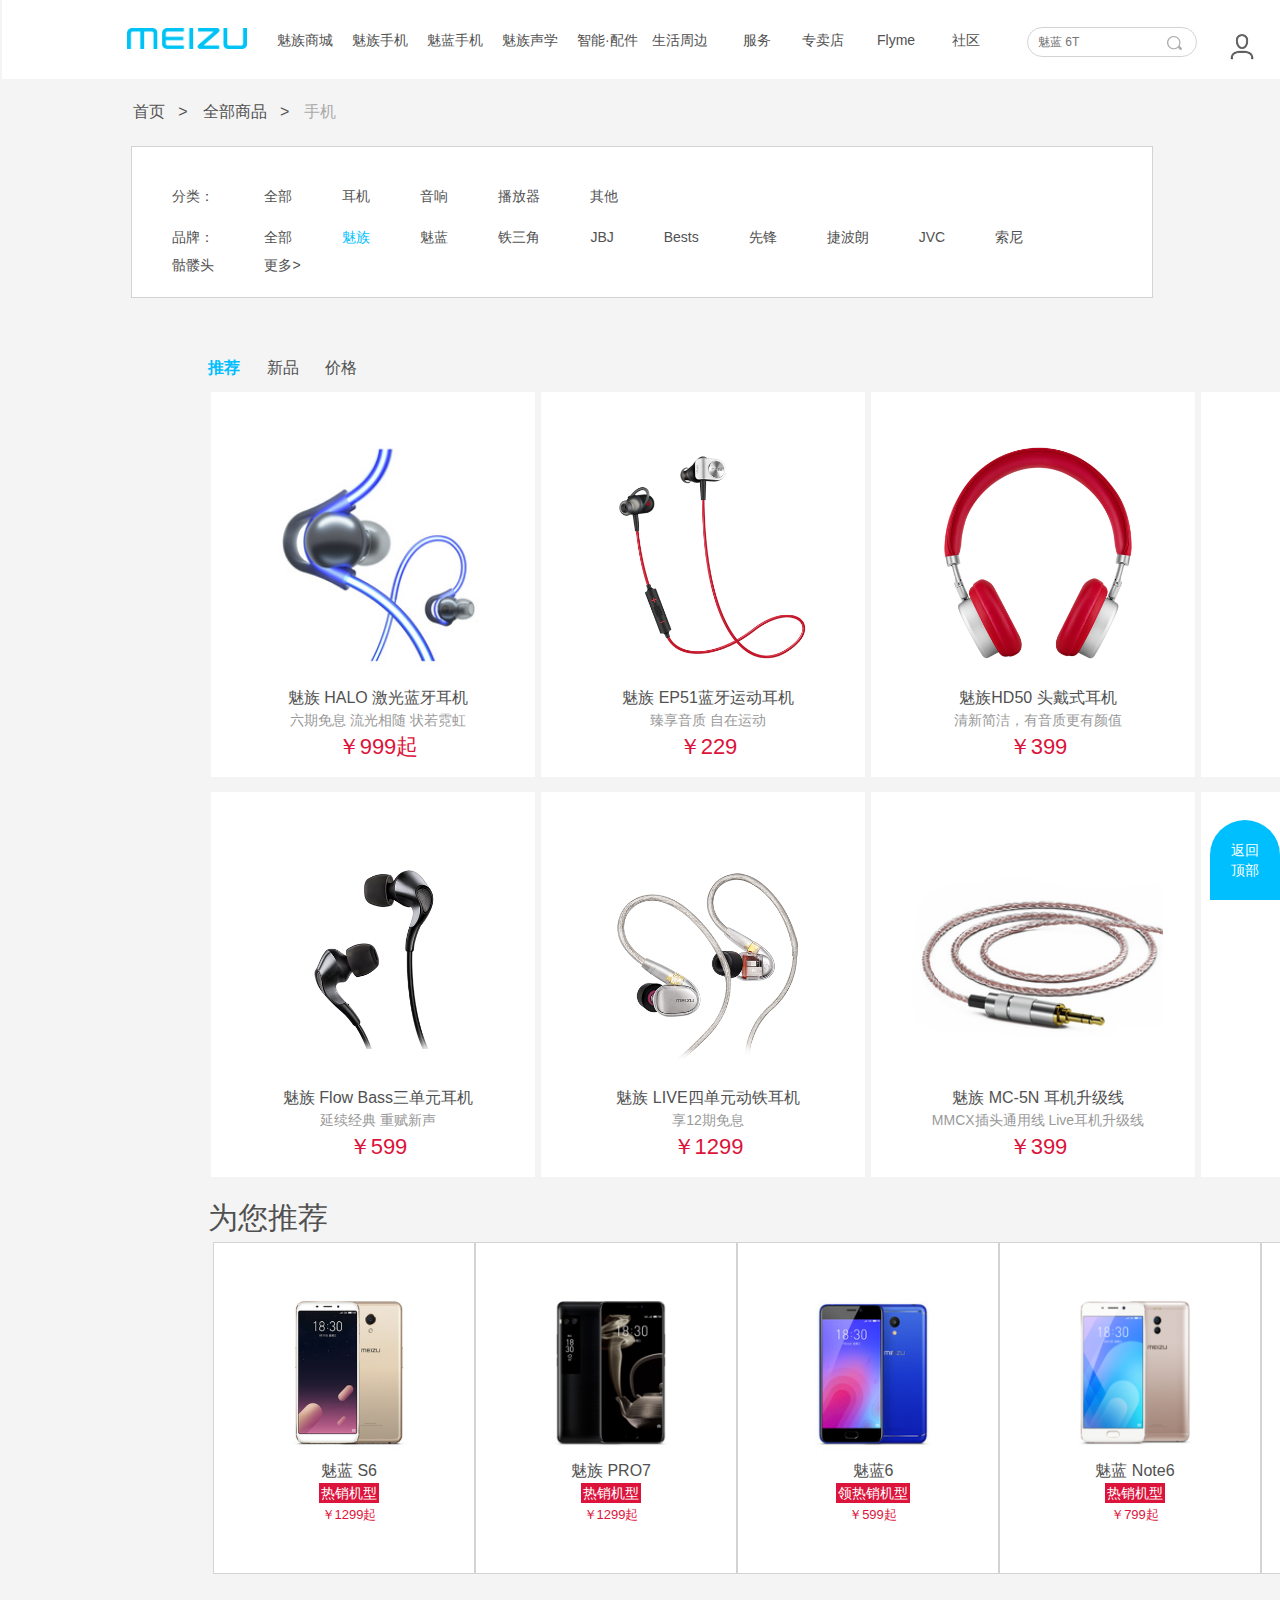
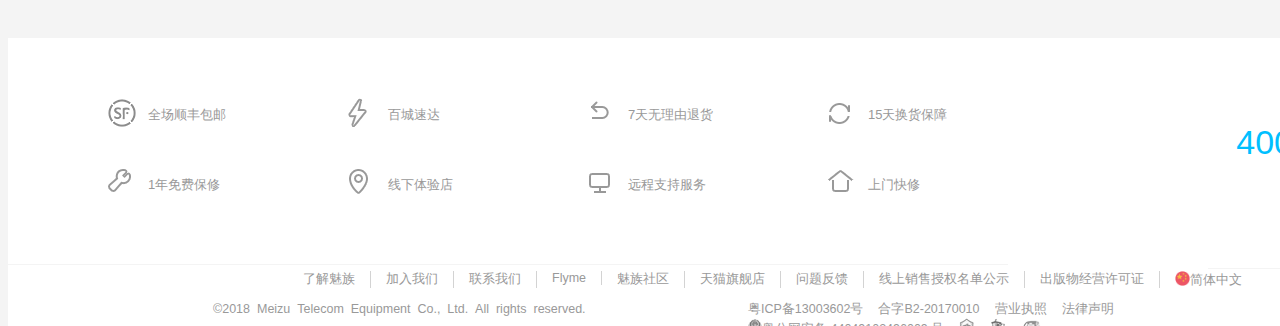
<file: voice.html>
<!DOCTYPE html>
<html>
	<head>
		<meta charset="utf-8" />
		<title></title>
		<link rel="stylesheet" type="text/css" href="css/voice.css"/>
	</head>
	<body>
		<header>
			<div class="top2">
				<ul id="header_top2">
					<li id="zhuye"><a href="index.html"><img src="img/logo-new_2ea694e.png" class="logo" width="120px"/></a></li>
					<li><a href="Shopping Mall.html">魅族商城</a></li>
					<li><a href="Meizu.html">魅族手机</a></li>
					<li><a href="Meilan.html">魅蓝手机</a></li>
					<li><a href="voice.html">魅族声学</a></li>
					<li><a href="Intelligence.html">智能·配件</a></li>
					<li><a href="Life.html">生活周边</a></li>
					<li><a href="#">&nbsp;&nbsp;&nbsp;&nbsp;服务</a></li>
					<li><a href="#">专卖店</a></li>
					<li><a href="#">Flyme</a></li>
					<li><a href="#">社区</a></li>
					<li><input type="search" placeholder="魅蓝 6T" />
					<a class="fangda" href="#"><img src="img/放大镜.png"/></a></li>
					<li class="header_top2_login"><a href="Login.html"><img src="img/icon-user_47dae1a.jpg" width="30px" class="yonghu"/></a>
						<dl class="dl" >
			  				<dt><a href="">立即注册</a></dt>
			  				<dt><a href="">立即登陆</a></dt>
			  				<dt><a href="">我的订单</a></dt>
			  				<dt><a href="">M码通道</a></dt>
		  				</dl>
					</li>
					<li><img src="img/shopping-cart-gray_c2cb1d5.jpg" class="gouwuche"/></li>
				</ul>
			</div>
		</header>
		<script>
			var ul = document.getElementById("header_top2");
			var a = ul.getElementsByTagName("a");
				for(var i = 0; i < a.length; i++) {
				a[i].onmouseover = function(e) {
		
				var dl = this.nextElementSibling;
				dl.style.display = "block";
				}
				a[i].onmouseout = function(e) {
				var dl = this.nextElementSibling;
				dl.style.display = "none";
				}
				}
		</script>
			<div id="Body">
				<ul id="Body_top1">
					<li><a href="#">首页</a>&nbsp;&nbsp;&nbsp;></li>
					<li><a href="#">全部商品</a>&nbsp;&nbsp;&nbsp;></li>
					<li><a href="#" style="color: #AAAAAA;">手机</a></li>
				</ul>
				<div id="Body_top2">
					<br />
					<ul id="Body_top2_2">
						<li>分类：</li>
						<li><a href="#">全部</a></li>
						<li><a href="#">耳机</a></li>
						<li><a href="#">音响</a></li>
						<li><a href="#">播放器</a></li>
						<li><a href="#">其他</a></li>
					</ul>
					<br />
					<ul id="Body_top2_3">
						<li>品牌：</li>
						<li><a href="#">全部</a></li>
						<li><a href="#" style="color: #00BFFF;">魅族</a></li>
						<li><a href="#">魅蓝</a></li>
						<li><a href="#">铁三角</a></li>
						<li><a href="#">JBJ</a></li>
						<li><a href="#">Bests</a></li>
						<li><a href="#">先锋</a></li>
						<li><a href="#">捷波朗</a></li>
						<li><a href="#">JVC</a></li>
						<li><a href="#">索尼</a></li>
						<li><a href="#">骷髅头</a></li>
						<li><a href="#">更多></a></li>
					</ul>
				</div>
			</div>
			<div id="Body_cart">
				<span class="cart1">
				<span class="lan1"><b style="color: #00BFFF;">推荐</b>&nbsp;&nbsp;&nbsp;&nbsp;&nbsp;&nbsp;新品&nbsp;&nbsp;&nbsp;&nbsp;&nbsp;&nbsp;价格</span>
				<br />
				<a href="#">
				<ul class="shangpin1">
					<li class="tu"><img src="img/Cgbj0VrcX6yABHxPAARZwWUAjc4748.png@240x240.jpg" width="250px" height="250px"/></li>
					<li class="name"><span>魅族 HALO 激光蓝牙耳机</span></li>
					<li class="youhui"><span>六期免息 流光相随 状若霓虹</span></li>
					<li class="monney"><span>￥999起</span></li>
				</ul>
				</a>
				<a href="#">
				<ul class="shangpin1">
					<li class="tu"><img src="img/1459849377-64075.png@480x480.png"  width="250px" height="250px"/></li>
					<li class="name"><span>魅族 EP51蓝牙运动耳机</span></li>
					<li class="youhui"><span>臻享音质 自在运动</span></li>
					<li class="monney"><span>￥229</span></li>
				</ul>
				</a>
				<a href="#">
				<ul class="shangpin1">
					<li class="tu"><img src="img/1453355333-13100.png@480x480.png" width="250px" height="250px"/></li>
					<li class="name"><span>魅族HD50 头戴式耳机</span></li>
					<li class="youhui"><span>清新简洁，有音质更有颜值</span></li>
					<li class="monney"><span>￥399</span></li>
				</ul>
				</a>
				<a href="#">
				<ul class="shangpin1">
					<li class="tu"><img src="img/Cix_s1gcTG6AbXZNAAEtC-x50Ns221.png@480x480.png"  width="250px" height="250px"/></li>
					<li class="name"><span>魅族 EP2X耳机</span></li>
					<li class="youhui"><span>契合声音的流动之美</span></li>
					<li class="monney"><span>￥89起</span></li>
				</ul>
				</a>
				<a href="#">
				<ul class="shangpin1">
					<li class="tu"><img src="img/Cgbj0FrxQ9OANS4SAAESYJ5J8G4662.png" width="250px" height="250px"/></li>
					<li class="name"><span>魅族 Flow Bass三单元耳机</span></li>
					<li class="youhui"><span>延续经典 重赋新声</span></li>
					<li class="monney"><span>￥599</span></li>
				</ul>
				</a>
				<a href="#">
				<ul class="shangpin1">
					<li class="tu"><img src="img/Cgbj0VrxQ9OAPp2AAAHX9602H_I285.png" width="250px" height="250px"/></li>
					<li class="name"><span>魅族 LIVE四单元动铁耳机</span></li>
					<li class="youhui"><span>享12期免息</span></li>
					<li class="monney"><span>￥1299</span></li>
				</ul>
				</a><a href="#">
				<ul class="shangpin1">
					<li class="tu"><img src="img/Cgbj0VrBl16Af2alAAWkq7hK2yI025.png@240x240.jpg" width="250px" height="250px"/></li>
					<li class="name"><span>魅族 MC-5N 耳机升级线</span></li>
					<li class="youhui"><span>MMCX插头通用线 Live耳机升级线</span></li>
					<li class="monney"><span>￥399</span></li>
				</ul>
				</a><a href="#">
				<ul class="shangpin1">
					<li class="tu"><img src="img/Cgbj0VrxQ9OAZBhhAAEsbGP9-g0239.png" width="250px" height="250px"/></li>
					<li class="name"><span>POP 真无线蓝牙耳机</span></li>
					<li class="youhui"><span>双无线 零设限</span></li>
					<li class="monney"><span>￥499</span></li>
				</ul>
				</a>
				</span>
				<span class="cart">
				<span class="lan">为您推荐</span>
				<br />
				<a href="#">
				<ul class="shangpin">
					<li class="tu"><img src="img/Cgbj0Fpe-_yAFtuLAAw27mVWra0383.png@240x240.jpg" width="160px" height="170px"/></li>
					<li class="name"><span>魅蓝  S6</span></li>
					<li class="youhui"><span>热销机型</span></li>
					<li class="monney"><span>￥1299起</span></li>
				</ul>
				</a>
				<a href="#">
				<ul class="shangpin">
					<li class="tu"><img src="img/Cgbj0VrQDluAduZzAAuYs_pyDV0471_180x180.png"width="160px" height="170px"/></li>
					<li class="name"><span>魅族  PRO7  </span></li>
					<li class="youhui"><span>热销机型</span></li>
					<li class="monney"><span>￥1299起</span></li>
				</ul>
				</a>
				<a href="#">
				<ul class="shangpin">
					<li class="tu"><img src="img/Cgbj0VpcI-6AHsPAAACF-hNGTkg171_180x180.jpg" width="160px" height="170px"/></li>
					<li class="name"><span>魅蓝6</span></li>
					<li class="youhui"><span>领热销机型</span></li>
					<li class="monney"><span>￥599起</span></li>
				</ul>
				</a>
				<a href="#">
				<ul class="shangpin">
					<li class="tu"><img src="img/Cgbj0FpU312AbtuQAA1hVmco7-o187_180x180.png"width="160px" height="170px"/></li>
					<li class="name"><span>魅蓝 Note6</span></li>
					<li class="youhui"><span>热销机型</span></li>
					<li class="monney"><span>￥799起</span></li>
				</ul>
				</a>
				<a href="#">
				<ul class="shangpin">
					<li class="tu"><img src="img/Cgbj0FsPYKyAMqR5AAbXIwKFVL4069_180x180.png" width="160px" height="170px"/></li>
					<li class="name"><span>魅蓝 6T</span></li>
					<li class="youhui"><span>热销机型</span></li>
					<li class="monney"><span>￥89</span></li>
				</ul>
				</a>
				</span>
				
		</div>
		<footer>
			<div class="footer">
				<div id="footer1">
					<ul id="footer_top">
						<li><a href="#"><img src="img/e359f13e-3010-402f-87b0-1b4f9e1abbeb.png"/><span>全场顺丰包邮</span></a></li>
						<li><a href="#"><img src="img/147d3cc3-b434-46a3-ba03-852ed7e50e40.png"/><span>百城速达</span></a></li>
						<li><a href="#"><img src="img/ec5aad43-2cd2-49db-ad98-420def128e1f.png"/><span>7天无理由退货</span></a></li>
						<li><a href="#"><img src="img/d914c51f-1e83-4954-a5ff-623962d408ea.png"/><span>15天换货保障</span></a></li>
						<li><a href="#"><img src="img/810a9fae-4875-4d08-9403-65bc004c66f4.png"/><span>1年免费保修</span></a></li>
						<li><a href="#"><img src="img/3ac6ea23-4d1f-472b-9c67-cc343526475c.png"/><span>线下体验店</span></a></li>
						<li><a href="#"><img src="img/dc023b04-03ff-4f6c-9222-6022aaa90e9c.png"/><span>远程支持服务</span></a></li>
						<li><a href="#"><img src="img/a794fcd4-888a-408c-8714-2e5c764da09b.png"/><span>上门快修</span></a></li>
					</ul>
					<span id="footer_top_rigth">
						<p class="rigth1" align="right">周一至周日7:30-24:00</p>
						<p class="rigth2" align="right">400-788-3333</p>
						<p class="rigth3" align="right"><img src="img/footer_icon_09_60fabcd.png"/><a href="#">在线客服</a></p>
					</span>
				</div>
				<div id="footer2">
					<ul id="footer_bottom">
						<li><a href="#">了解魅族</a></li>
						<li><a href="#">加入我们</a></li>
						<li><a href="#">联系我们</a></li>
						<li><a href="#">Flyme</a></li>
						<li><a href="#">魅族社区</a></li>
						<li><a href="#">天猫旗舰店</a></li>
						<li><a href="#">问题反馈</a></li>
						<li><a href="#">线上销售授权名单公示</a></li>
						<li><a href="#">出版物经营许可证</a></li>
						<li class="footer_tu"><img src="img/1c31db15-ab85-4932-8e6c-edfd6039bc60.png" width="15px" height="15px"/><a href="#"><span>简体中文</span></a>
							<dl class="dl" >
			  				<dt><a href=""><img src="img/85fba643-95ca-4db1-991c-43e66f108afb.png"width="15px" height="15px"/>繁体中文</a></a></dt>
			  				<dt><a href=""><img src="img/2ca9de93-02cb-4ded-ab0a-c497dcf06c5a.png"width="15px" height="15px"/>English</a></a></dt>
			  				<dt><a href=""><img src="img/e743e97c-71af-4853-a91d-bd81c2d3a31c.png"width="15px" height="15px"/>Pyccknn</a></a></dt>
		  				</dl>
						</li>
					</ul>
								<script>
	  	var ul=document.getElementById("footer_bottom");
	  	var a=ul.getElementsByTagName("a");
	  	for(var i=0;i<a.length;i++){
	  		a[i].onmouseover=function(e){
	  			
	  		     var dl=this.nextElementSibling;
	  		    dl.style.display="block";
	  		}
	  		a[i].onmouseout=function(e){
	  			 var dl=this.nextElementSibling;
	  		      dl.style.display="none";
	  		}
	  	}
	  </script>
					<br />
					<span id="footer_bottom_2018">©2018&nbsp;&nbsp;Meizu&nbsp;&nbsp;Telecom&nbsp;&nbsp;Equipment&nbsp;&nbsp;Co.,&nbsp;&nbsp;Ltd.&nbsp;&nbsp;All&nbsp;&nbsp;rights&nbsp;&nbsp;reserved.</span>
					<ul id="footer_bottom1">
						<li><a href="#">粤ICP备13003602号</a></li>
						<li><a href="#">合字B2-20170010</a></li>
						<li><a href="#">营业执照</a></li>
						<li><a href="#">法律声明</a></li>
						<li><img src="img/gong.jpg"/><span>粤公网安备 44049102496009 号</span></li>
						<li><img src="img/xxx.jpg"/></li>
						<li><img src="img/xx.jpg"/></li>
						<li><img src="img/x.jpg"/></li>
					</ul>
				</div>
			</div>
		</footer>
			<div id="to_top">返回顶部</div>
		<script>
			window.onload = function(){
			  var oTop = document.getElementById("to_top");
			  var screenw = document.documentElement.clientWidth || document.body.clientWidth;
			  var screenh = document.documentElement.clientHeight || document.body.clientHeight;
			  oTop.style.left = screenw - oTop.offsetWidth +"px";
			  oTop.style.top = screenh - oTop.offsetHeight + "px";
			  window.onscroll = function(){
			    var scrolltop = document.documentElement.scrollTop || document.body.scrollTop;
			    oTop.style.top = screenh - oTop.offsetHeight + scrolltop +"px";
			  }
			  oTop.onclick = function(){
			    document.documentElement.scrollTop = document.body.scrollTop =0;
			  }
			}  
		</script>
	</body>
</html>
</file>
<file: css/index.css>
*{	
	
	color: #515151;
	font-family: Helvetica, Tahoma, Arial, "Hiragino Sans GB", "Microsoft YaHei", SimSun, Heiti, sans-serif;
}
* li{
	list-style: none;   
}
body{
	
	width: 80%;
	background-color: #f4f4f4
}
#Body{
	overflow:  hidden;
	height: 1000px;
}
header{
	width: 123.8%;
}
#header_top a{
	text-decoration: none;
	color: #aaa ;
}
#header_top2 #zhuye{
	position: relative;
	top: 1px;
	left: -5px;
}
#header_top2 a{
	text-decoration: none;
}
#header_top a:hover{
	color: #FFFFFF;
}
#header_top2 a:hover{
	color:  deepskyblue;
}
#header_top li{
	list-style: none;
	font-family: Helvetica, Tahoma, Arial, "Hiragino Sans GB", "Microsoft YaHei", SimSun, Heiti, sans-serif;
	float: left;
	margin-left: 20px;
	color: #aaa ;
	font-size: 13.5px;
	position: relative;
	top: 10px;
	left: 170px;
}
.top1{
	position: relative;
	bottom: 15px;
	left: -6px;
	padding: 0px;
	margin: 0px auto;
	width:  100.8%;
	height: 38px;
	background: #515151;
}
.top1 span{
	color: #aaa;
	position: relative;
	left: 730px;
	top: 5px;
	margin-left:40px ;
	font-size: 14px;
}
.top1 span a{
	text-decoration: none;
	color: #aaa;
}
.top1 img{
	position: relative;
	top: 5px;
	right: 10px;
}
#header_top2 li{
	list-style: none;
	position: relative;
	left: 470px;
	float: left;
	top: 30px;
	margin-left: 10px;
	width: 95px;
}
.top2{
	width:  100.8%;
	left: -6px;
	position: relative;
	top: -49px;
	background:  #FFFFFF;
	height: 82px;
}
#header_top2 .logo{
	float: left;
	position: relative;
	top: 30px;
	left: 190px;
}
#header_top2 input{
	height: 30px;
	width: 170px;
	border: 1px solid   lightgray;
	padding: 10px;
	font-size: 12px;
}
#header_top2 .header_top2_login{
	width: 20px;
	position: relative;
	left: 585px;
}
#header_top2 .fangda{
	position: relative;
	bottom: 23px;
	left: 140px;
	z-index: 1;
}
#header_top2 .gouwuche{
	position: relative;
	left: 160px;
}
footer{
	overflow:  hidden;
	position: relative;
	top: 110px;
	width: 124.8%;
	height: 288px;
	background: white;
}
#footer_top li{
	float: left;
	width: 240px;
	position: relative;
	left: 100px;
	line-height: 30px;
	list-style: none;
	margin-bottom: 30px;
}
.footer a{
	text-decoration: none;	    
}
#footer_top{
	
	margin: 0px;
	padding: 0px;
	width: 1000px;
	height: 116px;
	position: relative;
	top: 60px;
	border-bottom: 1px solid #F4F4F4;
	padding-bottom:50px ;
}
#footer_top span{
	margin-left:10px ;
	color: #999;
	position: relative;
	top: -8px;
	font-size: 13px;
}
.footer{
	
	margin: 0px auto;
	width: 1640px;
	height: 116px;
}
#footer_top_rigth{
	padding-bottom:50px ;
	width: 240px;
	float: right;
	position: relative;
	right: 200px;
	bottom: 99.5px;
	border-bottom: 1px solid #F4F4F4;
	
}
#footer_top_rigth .rigth1{
	font-size: 12px;
	color: #999999;
	margin: 0px;
}
#footer_top_rigth .rigth2{
	color: #00BFFF;
	font-weight: 500;
	font-size: 34px;
	margin: 0px;
}
#footer_bottom{
	
	width:1240px ;
	position: relative;
	top: 50px;
	left: 240px;
}
#footer_bottom li{
	float: left;
	padding-right: 15px;
	padding-left: 15px;
	font-size: 12.5px;
	border-right: 1px solid #D3D3D3;
}

#footer_bottom li span{
	position: relative;
	color: #999999;
	bottom: 2px;
}
#footer_bottom .footer_tu{
	height: 15px;
	border-right:none;
}
#footer_bottom li a{
	color: #999999;
}
#footer_bottom_2018{
	position: relative;
	top: 60px;
	left: 205px;
	font-size: 12.5px;
	color: #999999;
}
#footer_bottom1{
	position: absolute;
	left: 700px;
	top: 245px;
}
#footer_bottom1 li{
	float: left;
	padding-right: 15px;
}
#footer_bottom1 li a{
	font-size: 12.5px;
	color: #999999;
}
#footer_bottom1 li span{
	font-size: 12.5px;
	color: #999999;
	position: relative;
	bottom: 3px;
}
#footer2 a:hover{
	color: #00BFFF;
}


#Body{
	position: relative;
	bottom: 48px;
	left: 190px;
}
#Body_top{
	overflow: hidden;
	position: relative;
	bottom: 16px;
	width: 1240px;
	margin: 0px auto;
}
#Body_top_ul{
	padding-top: 10px;
	padding-bottom: 10px;
	background-color: rgba(0,0,0,.5);
	width: 263px;
	position: relative;
	bottom: 738px;
	left: 140px;
}
#Body_top_ul a{
	text-decoration: none;
	color: white;
	font-size: 17px;
	
}
#Body_top_ul a:hover{
	color: #00BFFF;
}
#Body_top_ul li{
	    height: 58.2px;
    line-height: 57px;
}
#ul li{
	width: 1240px;
	
	position: relative;
	right: 40px;
	bottom: 16px;
	list-style: nones;
	display: none;
}
 #ol{
 	overflow:  hidden;
	position:absolute;
	top:420px;
	left:620px;
}
#ol li{
	 background-color:rgba(0,0,0,0.2);
	list-style: none;
	float:left;
	width:15px;
	height:15px;
	border-radius: 50%;
	margin-right:15px;
	text-align: center;
		 	
}
.active{
	border: 2px solid white;
}
#Body_top2_ul{
	width: 1300px;
}
#Body_top2_ul li{
	margin-right: 15px;
	float: left;
	position: relative;
	right: 50px;
	bottom: 28px;
}
#Body_cart{
	position: relative;
	right: 11px;
	left: 163px;
}
#Body_cart .lan{
	float: left;
	position: relative;
	bottom: 320px;
	left: 150px;
	font-size: 30px;
}
#Body_cart .shangpin{
	position: relative;
	bottom: 300px;
	left: 20px;
	float: left;
	background: white;
	width: 261px;
	height: 400px;
	margin:7.5px;
	margin-right: 5px;
	text-align: center;
}
@keyframes cart{
	from{}
	to{ box-shadow: 10px 10px 1em  5px #D3D3D3;}
}
#Body_cart a:hover ul{
	
	animation: cart 0.2s linear 0ms 1 forwards alternate;
    /* Safari 与 Chrome: */
    -webkit-animation: cart 0.2s linear 0ms 1 forwards alternate;
	
}
#Body_cart .tu,.name,.monney,.youhui{
	text-align: center;
	vertical-align: middle;
	position: relative;
	right: 15px;
	top: 10px;
	margin: 2px;
}
#Body_cart .youhui span{
	color: #999999;
	font-size: 14px;
}
#Body_cart .monney span{
	color: crimson;
	font-size: 22px;
}
#Body_cart .lan1{
	float: left;
	position: relative;
	top: 100px;
	right: 1230px;
	font-size: 30px;
}

#Body_cart #lan1 div{
	float: left;
	position: relative;
	bottom: 140px;
	left: 145px;
	margin: 5px;
}
#Body_cart #lan1 .lan1_1{
	float: left;

}
#Body_cart #lan1 .lan1_2{
	position: absolute;
	top: 528px;
	left: 1090px;
}
#Body_cart .shangpin1{
	position: relative;
	bottom: 140px;
	left: 141px;
	float: left;
	background: white;
	width: 261px;
	height: 400px;
	margin:7.5px;
	margin-right: 5.3px;
	text-align: center;
}

#Body_cart .lan2{
	float: left;
	position: relative;
	top: 380px;
	right: 1110px;
	font-size: 30px;
}
#Body_cart #lan2 div{
	float: left;
	position: relative;
	top: 30px;
	left: 145px;
	margin: 5px;
}
#Body_cart .shangpin2{
	position: relative;
	top: 35px;
	left: 141px;
	float: left;
	background: white;
	width: 261px;
	height: 400px;
	margin:7.5px;
	margin-right: 5.3px;
	text-align: center;
}
#header_top2 .dl{
		 	display: none;
		 	position:absolute;
		 	top:35px;
		 	left:-30px;
		 	z-index: 10;
}
#footer_bottom .dl{
			float: left;
			display: none;
		 	position:absolute;
		 	bottom:5px;
		 	left:925px;
		 	z-index: 10;
		 	padding: 0px;
}
#footer_bottom .dl dt{
	text-align: left;
}
*.dl>dt{
		 	width:100px;
		 	height:50px;
		 	line-height:60px;
		 	text-align: center;
		 	color: #AAAAAA;
		 	background-color:white;
}
*.dl>dt>a{
		 	text-decoration: none;
		 	color: #AAAAAA;
}

#header_top_span .dl{
	width: 100px;
	z-index: 10;
	display: none;
	border: 0px;
	position: absolute;
	top: 13px;
	right: 22px;
}
#to_top{
	width:30px; 
	height:40px; 
	padding:20px; 
	font:14px/20px arial; 
	text-align:center;  
	background:#00BFFF; 
	position:absolute; 
	border-top-right-radius: 50px;
	border-top-left-radius: 50px;
	cursor:pointer; 
	color:#fff;
}
</file>
<file: css/Intelligence.css>
*{	color: #515151;

	font-family: Helvetica, Tahoma, Arial, "Hiragino Sans GB", "Microsoft YaHei", SimSun, Heiti, sans-serif;
}
* li{
	list-style: none;   
}
* a{
	text-decoration: none;
}
body{
	
	width: 100%;
	background-color: #f4f4f4
}
#Body{
	overflow:  hidden;
	height: 1000px;
}
#header_top2 a{
	text-decoration: none;
}

#header_top2 a:hover{
	color:  deepskyblue;
}
#header_top2 #zhuye{
	position: relative;
	top: 1px;
	left: -5px;
}
#header_top2{
	position: relative;
	top: 30px;
	right: 100px;
}
#header_top2 li{
	list-style: none;
	position: relative;
	left: 260px;
	float: left;
	top: 35px;
	font-size: 14px;
	width: 75px;
}
.top2{
	width:  100.8%;
	left: -6px;
	position: relative;
	top: -49px;
	background:  #FFFFFF;
	height: 112px;
}
#header_top2 .logo{
	float: left;
	position: relative;
	top: 30px;
	left: 190px;
}
#header_top2 input{
	position: relative;
	bottom: 5px;
	height: 30px;
	width: 170px;
	border: 1px solid   lightgray;
	padding: 10px;
	font-size: 12px;
	border-radius: 20px;
}
#header_top2 .header_top2_login{
	width: 20px;
	position: relative;
	left: 385px;
}
#header_top2 .fangda{
	position: relative;
	bottom: 26px;
	left: 140px;
	z-index: 1;
}
#header_top2 .gouwuche{
	position: relative;
	left: 160px;
}
footer{
	overflow:  hidden;
	position: relative;
	top: 110px;
	width: 100.8%;
	height: 288px;
	background: white;
}
#footer_top li{
	float: left;
	width: 240px;
	position: relative;
	left: 100px;
	line-height: 30px;
	list-style: none;
	margin-bottom: 30px;
}
.footer a{
	text-decoration: none;	    
}
#footer_top{
	
	margin: 0px;
	padding: 0px;
	width: 1000px;
	height: 116px;
	position: relative;
	top: 60px;
	border-bottom: 1px solid #F4F4F4;
	padding-bottom:50px ;
}
#footer_top span{
	margin-left:10px ;
	color: #999;
	position: relative;
	top: -8px;
	font-size: 13px;
}
.footer{
	
	margin: 0px auto;
	width: 1640px;
	height: 116px;
}
#footer_top_rigth{
	padding-bottom:50px ;
	width: 240px;
	float: right;
	position: relative;
	right: 200px;
	bottom: 99.5px;
	border-bottom: 1px solid #F4F4F4;
	
}
#footer_top_rigth .rigth1{
	font-size: 12px;
	color: #999999;
	margin: 0px;
}
#footer_top_rigth .rigth2{
	color: #00BFFF;
	font-weight: 500;
	font-size: 34px;
	margin: 0px;
}
#footer_bottom{
	
	width:1240px ;
	position: relative;
	top: 50px;
	left: 240px;
}
#footer_bottom li{
	float: left;
	padding-right: 15px;
	padding-left: 15px;
	font-size: 12.5px;
	border-right: 1px solid #D3D3D3;
}

#footer_bottom li span{
	position: relative;
	color: #999999;
	bottom: 2px;
}
#footer_bottom .footer_tu{
	height: 15px;
	border-right:none;
}
#footer_bottom li a{
	color: #999999;
}
#footer_bottom_2018{
	position: relative;
	top: 60px;
	left: 205px;
	font-size: 12.5px;
	color: #999999;
}
#footer_bottom1{
	position: absolute;
	left: 700px;
	top: 245px;
}
#footer_bottom1 li{
	float: left;
	padding-right: 15px;
}
#footer_bottom1 li a{
	font-size: 12.5px;
	color: #999999;
}
#footer_bottom1 li span{
	font-size: 12.5px;
	color: #999999;
	position: relative;
	bottom: 3px;
}
#footer2 a:hover{
	color: #00BFFF;
}

#Body_cart{
	position: relative;
	left: 80px;
}
#Body{
	position: relative;
	bottom: 48px;
	height: 600px;
}
#Body_top1 li{
	float: left;
	margin-right: 5px;
	padding: 5px;
	position: relative;
	top: 1px;
	left: 80px;
}
#Body_top2{
	position: relative;
	top: 50px;
	right: 135px;
	height: 150px;
	font-family: "PingFang SC","\5FAE\8F6F\96C5\9ED1","Microsoft Yahei",Arial,Helvetica,sans-serif,"\5B8B\4F53";;
	overflow: hidden;
	background: white;
	border: 1px solid #D3D3D3;
	font-size: 14px;
}
#Body_top2 a:hover{
	color: #00BFFF;
}
#Body_top2 ul{
	position: relative;
	top: -10px;
	
	margin-top: 25px;
	margin-bottom: 25px;
}
#Body_top2 li{
	float: left;
	text-align: left;
	margin-right: 50px;
	margin-top: 10px;
}
#Body_cart{
	width: 1470px;
	height: 800px;
	top: 350px;
	position: relative;
	right: 11px;
}
#Body_cart .cart1 a{
	float: left;
	width: 330px;
	height: 400px;

}
#Body_cart .cart1 {
	
	position: absolute;
	top: -700px;
}

#Body_cart .lan{
	float: left;
	position: relative;
	top: 120px;
	left: 120px;
	font-size: 30px;
}
#Body_cart .shangpin{
	border: 1px solid #D3D3D3;
	position: relative;
	top: 130px;
	left: 5px;
	float: left;
	background: white;
	width: 220px;
	height: 330px;
	
	text-align: center;
}
@keyframes cart{
	from{}
	to{ box-shadow: 10px 10px 1em  5px #D3D3D3;}
}
#Body_cart a:hover ul{
	border: 1px solid #999999;
	animation: cart 0.2s linear 0ms 1 forwards alternate;
    /* Safari 与 Chrome: */
    -webkit-animation: cart 0.2s linear 0ms 1 forwards alternate;
	
}
#Body_cart .shangpin1{
	height: 385px;
	position: relative;
	bottom: 10px;
	background: white;
	margin: 3px;
	
}
#Body_cart .cart1 a:hover ul{
	border: 0px white;
	animation: cart 0.2s linear 0ms 1 forwards alternate;
    /* Safari 与 Chrome: */
    -webkit-animation: cart 0.2s linear 0ms 1 forwards alternate;
}
#Body_cart .lan1{
	position: relative;
	bottom: 20px;
}
#Body_cart .tu,.name,.monney,.youhui{
	text-align: center;
	vertical-align: middle;
	position: relative;
	right: 15px;
	top: 40px;
	margin: 2px;
}
#Body_cart .cart .youhui span{
	color: white;
	border: 0px;
	padding: 2px;
	background:  #DC143C;
	font-size: 14px;
}
#Body_cart  .cart .monney span{
	color:   #DC143C;
	font-size: 13px;
}
#Body_cart .youhui span{
	color: #999999;
	font-size: 14px;
}
#Body_cart .monney span{
	color: crimson;
	font-size: 22px;
}

#header_top2 .dl{
		 	display: none;
		 	position:absolute;
		 	top:34px;
		 	left:-25px;
		 	z-index: 10;
}
#footer_bottom .dl{
			float: left;
			display: none;
		 	position:absolute;
		 	bottom:5px;
		 	left:925px;
		 	z-index: 10;
		 	padding: 0px;
}
#footer_bottom .dl dt{
	text-align: left;
}
*.dl>dt{
		 	width:100px;
		 	height:50px;
		 	line-height:60px;
		 	text-align: center;
		 	color: #AAAAAA;
		 	background-color:white;
}
*.dl>dt>a{
		 	text-decoration: none;
		 	color: #AAAAAA;
}
#to_top{
	width:30px; 
	height:40px; 
	padding:20px; 
	font:14px/20px arial; 
	text-align:center;  
	background:#00BFFF; 
	position:absolute; 
	border-top-right-radius: 50px;
	border-top-left-radius: 50px;
	cursor:pointer; 
	color:#fff;
	}
</file>
<file: css/Life.css>
*{
	color: #515151;
	font-family: Helvetica, Tahoma, Arial, "Hiragino Sans GB", "Microsoft YaHei", SimSun, Heiti, sans-serif;
}
* li{
	list-style: none;   
}
* a{
	text-decoration: none;
}
body{
	
	width: 100%;
	background-color: #f4f4f4
}
#Body{
	overflow:  hidden;
	height: 1000px;
}
#header_top2 a{
	text-decoration: none;
}

#header_top2 a:hover{
	color:  deepskyblue;
}
#header_top2 #zhuye{
	position: relative;
	top: 1px;
	left: -5px;
}
#header_top2{
	position: relative;
	top: 30px;
	right: 100px;
}
#header_top2 li{
	list-style: none;
	position: relative;
	left: 260px;
	float: left;
	top: 35px;
	font-size: 14px;
	width: 75px;
}
.top2{
	width:  100.8%;
	left: -6px;
	position: relative;
	top: -49px;
	background:  #FFFFFF;
	height: 112px;
}
#header_top2 .logo{
	float: left;
	position: relative;
	top: 30px;
	left: 190px;
}
#header_top2 input{
	position: relative;
	bottom: 5px;
	height: 30px;
	width: 170px;
	border: 1px solid   lightgray;
	padding: 10px;
	font-size: 12px;
	border-radius: 20px;
}
#header_top2 .header_top2_login{
	width: 20px;
	position: relative;
	left: 385px;
}
#header_top2 .fangda{
	position: relative;
	bottom: 26px;
	left: 140px;
	z-index: 1;
}
#header_top2 .gouwuche{
	position: relative;
	left: 160px;
}
footer{
	overflow:  hidden;
	position: relative;
	top: 110px;
	width: 100.8%;
	height: 288px;
	background: white;
}
#footer_top li{
	float: left;
	width: 240px;
	position: relative;
	left: 100px;
	line-height: 30px;
	list-style: none;
	margin-bottom: 30px;
}
.footer a{
	text-decoration: none;	    
}
#footer_top{
	
	margin: 0px;
	padding: 0px;
	width: 1000px;
	height: 116px;
	position: relative;
	top: 60px;
	border-bottom: 1px solid #F4F4F4;
	padding-bottom:50px ;
}
#footer_top span{
	margin-left:10px ;
	color: #999;
	position: relative;
	top: -8px;
	font-size: 13px;
}
.footer{
	
	margin: 0px auto;
	width: 1640px;
	height: 116px;
}
#footer_top_rigth{
	padding-bottom:50px ;
	width: 240px;
	float: right;
	position: relative;
	right: 200px;
	bottom: 99.5px;
	border-bottom: 1px solid #F4F4F4;
	
}
#footer_top_rigth .rigth1{
	font-size: 12px;
	color: #999999;
	margin: 0px;
}
#footer_top_rigth .rigth2{
	color: #00BFFF;
	font-weight: 500;
	font-size: 34px;
	margin: 0px;
}
#footer_bottom{
	
	width:1240px ;
	position: relative;
	top: 50px;
	left: 240px;
}
#footer_bottom li{
	float: left;
	padding-right: 15px;
	padding-left: 15px;
	font-size: 12.5px;
	border-right: 1px solid #D3D3D3;
}

#footer_bottom li span{
	position: relative;
	color: #999999;
	bottom: 2px;
}
#footer_bottom .footer_tu{
	height: 15px;
	border-right:none;
}
#footer_bottom li a{
	color: #999999;
}
#footer_bottom_2018{
	position: relative;
	top: 60px;
	left: 205px;
	font-size: 12.5px;
	color: #999999;
}
#footer_bottom1{
	position: absolute;
	left: 700px;
	top: 245px;
}
#footer_bottom1 li{
	float: left;
	padding-right: 15px;
}
#footer_bottom1 li a{
	font-size: 12.5px;
	color: #999999;
}
#footer_bottom1 li span{
	font-size: 12.5px;
	color: #999999;
	position: relative;
	bottom: 3px;
}
#footer2 a:hover{
	color: #00BFFF;
}
#Body_cart{
	position: relative;
	left: 80px;
}

#Body{
	position: relative;
	bottom: 48px;
	height: 600px;
}
#Body_top1 li{
	float: left;
	margin-right: 5px;
	padding: 5px;
	position: relative;
	top: 1px;
	left: 80px;
}
#Body_top2{
	position: relative;
	top: 50px;
	right: 135px;
	height: 150px;
	font-family: "PingFang SC","\5FAE\8F6F\96C5\9ED1","Microsoft Yahei",Arial,Helvetica,sans-serif,"\5B8B\4F53";;
	overflow: hidden;
	background: white;
	border: 1px solid #D3D3D3;
	font-size: 14px;
}
#Body_top2 a:hover{
	color: #00BFFF;
}
#Body_top2 ul{
	position: relative;
	top: -10px;
	
	margin-top: 25px;
	margin-bottom: 25px;
}
#Body_top2 li{
	float: left;
	text-align: left;
	margin-right: 50px;
	margin-top: 10px;
}
#Body_cart{
	width: 1470px;
	height: 800px;
	top: 350px;
	position: relative;
	right: 11px;
}
#Body_cart .cart1 a{
	float: left;
	width: 330px;
	height: 400px;

}
#Body_cart .cart1 {
	
	position: absolute;
	top: -700px;
}

#Body_cart .lan{
	float: left;
	position: relative;
	top: 120px;
	left: 120px;
	font-size: 30px;
}
#Body_cart .shangpin{
	border: 1px solid #D3D3D3;
	position: relative;
	top: 130px;
	left: 5px;
	float: left;
	background: white;
	width: 220px;
	height: 330px;
	
	text-align: center;
}
@keyframes cart{
	from{}
	to{ box-shadow: 10px 10px 1em  5px #D3D3D3;}
}
#Body_cart a:hover ul{
	border: 1px solid #999999;
	animation: cart 0.2s linear 0ms 1 forwards alternate;
    /* Safari 与 Chrome: */
    -webkit-animation: cart 0.2s linear 0ms 1 forwards alternate;
	
}
#Body_cart .shangpin1{
	height: 385px;
	position: relative;
	bottom: 10px;
	background: white;
	margin: 3px;
	
}
#Body_cart .cart1 a:hover ul{
	border: 0px white;
	animation: cart 0.2s linear 0ms 1 forwards alternate;
    /* Safari 与 Chrome: */
    -webkit-animation: cart 0.2s linear 0ms 1 forwards alternate;
}
#Body_cart .lan1{
	position: relative;
	bottom: 20px;
}
#Body_cart .tu,.name,.monney,.youhui{
	text-align: center;
	vertical-align: middle;
	position: relative;
	right: 15px;
	top: 40px;
	margin: 2px;
}
#Body_cart .cart .youhui span{
	color: white;
	border: 0px;
	padding: 2px;
	background:  #DC143C;
	font-size: 14px;
}
#Body_cart  .cart .monney span{
	color:   #DC143C;
	font-size: 13px;
}
#Body_cart .youhui span{
	color: #999999;
	font-size: 14px;
}
#Body_cart .monney span{
	color: crimson;
	font-size: 22px;
}

#header_top2 .dl{
		 	display: none;
		 	position:absolute;
		 	top:34px;
		 	left:-25px;
		 	z-index: 10;
}
#footer_bottom .dl{
			float: left;
			display: none;
		 	position:absolute;
		 	bottom:5px;
		 	left:925px;
		 	z-index: 10;
		 	padding: 0px;
}
#footer_bottom .dl dt{
	text-align: left;
}
*.dl>dt{
		 	width:100px;
		 	height:50px;
		 	line-height:60px;
		 	text-align: center;
		 	color: #AAAAAA;
		 	background-color:white;
}
*.dl>dt>a{
		 	text-decoration: none;
		 	color: #AAAAAA;
}
#to_top{
	width:30px; 
	height:40px; 
	padding:20px; 
	font:14px/20px arial; 
	text-align:center;  
	background:#00BFFF; 
	position:absolute; 
	border-top-right-radius: 50px;
	border-top-left-radius: 50px;
	cursor:pointer; 
	color:#fff;
	}
</file>
<file: css/Login.css>
*{

	color: #515151;
	font-family: Helvetica, Tahoma, Arial, "Hiragino Sans GB", "Microsoft YaHei", SimSun, Heiti, sans-serif;
}
* li{
	list-style: none;   
}
* a{
	text-decoration: none;
}
body{
	
	height: 1100px;
	width: 100%;
	background-color: #f4f4f4
}

#header_top2 a{
	text-decoration: none;
}

#header_top2 a:hover{
	color:  deepskyblue;
}
#header_top2 #zhuye{
	position: relative;
	top: -10px;
	left: 150px;
}
#header_top2{
	position: relative;
	top: 30px;
	right: 100px;
}
#header_top2 li{
	list-style: none;
	position: relative;
	left: 260px;
	float: left;
	top: 35px;
	font-size: 14px;
	width: 75px;
}
.top2{
	width:  100.8%;
	left: -6px;
	position: relative;
	top: -49px;
	background:  #FFFFFF;
	height: 82px;
}
#header_top2 .logo{
	float: left;
	position: relative;
	top: 30px;
	left: 190px;
}
#Background{
	z-index: 0px;

}
#Body{
	overflow: hidden;
position: relative;
bottom: 49px;
}
#footer{
	font-size: 12px;
	position: absolute;
	bottom: -410px;
	width: 100.8%;
	height: 150px;
	background: white;
}
#footer_ul li{
	color: #000000;
	position: relative;
	left: 500px;
	top: 50px;
	float:left;
	margin-right: 10px;
}
#footer_ul li a{
	color: #000000;
}
#footer_ul button{
	border: 0px;
	background: #00BFFF;
	color:white;
}
#footer_ul #kefu{
	margin-left: 50px;
	margin-right: 30px;
}
#footer_ul #num{
	position: relative;
	top: 53px;
	margin-right: 30px;
}
#footer_ul1 li{
	position: relative;
	left: 400px;
	top: 70px;
	float:left;
	margin-right: 10px;
}
#footer_ul1 li a:hover{
	color: #000000;
}
#footer_ul1 #gong{
	position: relative;
	bottom: 3px;
}
#denglu ul{
	z-index: 1px;
	width: 280px;
	height: 450px;
	background: white;
	position: absolute;
	bottom: 350px;
	left: 1300px;
}
#denglu li{
	position: relative;
	top: 100px;
}
#denglu #a{
	font-size: 16px;
	position: relative;
	top: 40px;
	left: 10px;
}
#denglu #a .left{
	color: #00BFFF;
	margin-right: 20px;
}
#denglu #a .right{
	color: #999;
	margin-left: 20px;
}
#denglu #a a:hover{
	color:  cornflowerblue;
}
#denglu #ewm{
	z-index: 2;
	position: absolute;
	top: 347px;
	right: 280px;
}
#denglu #b input{
	width: 230px;
	height: 25px;
	color: black;
	margin-bottom: 20px;
	border: 1px solid #D3D3D3;
	border-radius: 3%;
	padding: 5px;
	font-size: 12px;
}
#denglu #c input{
	width: 115px;
	height: 25px;
	color: black;
	margin-bottom: 20px;
	border: 1px solid #D3D3D3;
	border-radius: 2%;
	padding: 5px;
	font-size: 12px;
}
#denglu #c #code{
	width: 115px;
	height: 35px;
	color: #00BFFF;
	background: #F4F4F4;
	border: 1px solid #D3D3D3;
	border-radius: 3%;
	padding: 8px;
	font-size: 14px;
	font-weight: bold;
}
#denglu #d input{
	position: relative;
	top: 4px;
	border: 1px solid #AAAAAA;
	background-color:#FFFFFF;
	width: 18px;
	height: 18px;
}
#denglu #d a{
	color: #999999;
	font-size: 13px;
}
#denglu #d a:hover{
	color: black;
}
#denglu #e input{
	position: relative;
	top: 20px;
	width: 245px;
	height: 35px;
	color: white;
	background:#32a5e7;
	border: 0px;
	border-radius: 3px;
}
#denglu #f a{
	position: relative;
	top:50px;
	color: #00BFFF;
}
#denglu #f a:hover{
	color: #6495ED;
}
#denglu #f .right{
	position: relative;
	left:150px;
}
</file>
<file: css/Meilan.css>
*{
	color: #515151;
	font-family: Helvetica, Tahoma, Arial, "Hiragino Sans GB", "Microsoft YaHei", SimSun, Heiti, sans-serif;
}
* li{
	list-style: none;   
}
* a{
	text-decoration: none;
}
body{
	
	width: 100%;
	background-color: #f4f4f4
}
#Body{
	overflow:  hidden;
	height: 1000px;
}
#header_top2 a{
	text-decoration: none;
}

#header_top2 a:hover{
	color:  deepskyblue;
}
#header_top2 #zhuye{
	position: relative;
	top: 1px;
	left: -5px;
}
#header_top2{
	position: relative;
	top: 30px;
	right: 100px;
}
#header_top2 li{
	list-style: none;
	position: relative;
	left: 260px;
	float: left;
	top: 35px;
	font-size: 14px;
	width: 75px;
}
.top2{
	width:  100.8%;
	left: -6px;
	position: relative;
	top: -49px;
	background:  #FFFFFF;
	height: 112px;
}
#header_top2 .logo{
	float: left;
	position: relative;
	top: 30px;
	left: 190px;
}
#header_top2 input{
	position: relative;
	bottom: 5px;
	height: 30px;
	width: 170px;
	border: 1px solid   lightgray;
	padding: 10px;
	font-size: 12px;
	border-radius: 20px;
}
#header_top2 .header_top2_login{
	width: 20px;
	position: relative;
	left: 385px;
}
#header_top2 .fangda{
	position: relative;
	bottom: 26px;
	left: 140px;
	z-index: 1;
}
#header_top2 .gouwuche{
	position: relative;
	left: 160px;
}
footer{
	overflow:  hidden;
	position: relative;
	top: 110px;
	width: 100.8%;
	height: 288px;
	background: white;
}
#footer_top li{
	float: left;
	width: 240px;
	position: relative;
	left: 100px;
	line-height: 30px;
	list-style: none;
	margin-bottom: 30px;
}
.footer a{
	text-decoration: none;	    
}
#footer_top{
	
	margin: 0px;
	padding: 0px;
	width: 1000px;
	height: 116px;
	position: relative;
	top: 60px;
	border-bottom: 1px solid #F4F4F4;
	padding-bottom:50px ;
}
#footer_top span{
	margin-left:10px ;
	color: #999;
	position: relative;
	top: -8px;
	font-size: 13px;
}
.footer{
	
	margin: 0px auto;
	width: 1640px;
	height: 116px;
}
#footer_top_rigth{
	padding-bottom:50px ;
	width: 240px;
	float: right;
	position: relative;
	right: 200px;
	bottom: 99.5px;
	border-bottom: 1px solid #F4F4F4;
	
}
#footer_top_rigth .rigth1{
	font-size: 12px;
	color: #999999;
	margin: 0px;
}
#footer_top_rigth .rigth2{
	color: #00BFFF;
	font-weight: 500;
	font-size: 34px;
	margin: 0px;
}
#footer_bottom{
	
	width:1240px ;
	position: relative;
	top: 50px;
	left: 240px;
}
#footer_bottom li{
	float: left;
	padding-right: 15px;
	padding-left: 15px;
	font-size: 12.5px;
	border-right: 1px solid #D3D3D3;
}

#footer_bottom li span{
	position: relative;
	color: #999999;
	bottom: 2px;
}
#footer_bottom .footer_tu{
	height: 15px;
	border-right:none;
}
#footer_bottom li a{
	color: #999999;
}
#footer_bottom_2018{
	position: relative;
	top: 60px;
	left: 205px;
	font-size: 12.5px;
	color: #999999;
}
#footer_bottom1{
	position: absolute;
	left: 700px;
	top: 245px;
}
#footer_bottom1 li{
	float: left;
	padding-right: 15px;
}
#footer_bottom1 li a{
	font-size: 12.5px;
	color: #999999;
}
#footer_bottom1 li span{
	font-size: 12.5px;
	color: #999999;
	position: relative;
	bottom: 3px;
}
#footer2 a:hover{
	color: #00BFFF;
}

#Body_cart{
	position: relative;
	left: 80px;
}
#Body{
	position: relative;
	bottom: 48px;
	height: 600px;
}
#Body_top1 li{
	float: left;
	margin-right: 5px;
	padding: 5px;
	position: relative;
	top: 1px;
	left: 80px;
}
#Body_top2{
	position: relative;
	top: 50px;
	right: 135px;
	height: 150px;
	font-family: "PingFang SC","\5FAE\8F6F\96C5\9ED1","Microsoft Yahei",Arial,Helvetica,sans-serif,"\5B8B\4F53";;
	overflow: hidden;
	background: white;
	border: 1px solid #D3D3D3;
	font-size: 14px;
}
#Body_top2 a:hover{
	color: #00BFFF;
}
#Body_top2 ul{
	position: relative;
	top: -10px;
	
	margin-top: 25px;
	margin-bottom: 25px;
}
#Body_top2 li{
	float: left;
	text-align: left;
	margin-right: 50px;
	margin-top: 10px;
}
#Body_cart{
	width: 1470px;
	height: 800px;
	top: 350px;
	position: relative;
	right: 11px;
}
#Body_cart .cart1 a{
	float: left;
	width: 330px;
	height: 400px;

}
#Body_cart .cart1 {
	
	position: absolute;
	top: -700px;
}

#Body_cart .lan{
	float: left;
	position: relative;
	top: 120px;
	left: 120px;
	font-size: 30px;
}
#Body_cart .shangpin{
	border: 1px solid #D3D3D3;
	position: relative;
	top: 130px;
	left: 5px;
	float: left;
	background: white;
	width: 220px;
	height: 330px;
	
	text-align: center;
}
@keyframes cart{
	from{}
	to{ box-shadow: 10px 10px 1em  5px #D3D3D3;}
}
#Body_cart a:hover ul{
	border: 1px solid #999999;
	animation: cart 0.2s linear 0ms 1 forwards alternate;
    /* Safari 与 Chrome: */
    -webkit-animation: cart 0.2s linear 0ms 1 forwards alternate;
	
}
#Body_cart .shangpin1{
	height: 385px;
	position: relative;
	bottom: 10px;
	background: white;
	margin: 3px;
	
}
#Body_cart .cart1 a:hover ul{
	border: 0px white;
	animation: cart 0.2s linear 0ms 1 forwards alternate;
    /* Safari 与 Chrome: */
    -webkit-animation: cart 0.2s linear 0ms 1 forwards alternate;
}
#Body_cart .lan1{
	position: relative;
	bottom: 20px;
}
#Body_cart .tu,.name,.monney,.youhui{
	text-align: center;
	vertical-align: middle;
	position: relative;
	right: 15px;
	top: 40px;
	margin: 2px;
}
#Body_cart .cart .youhui span{
	color: white;
	border: 0px;
	padding: 2px;
	background:  #DC143C;
	font-size: 14px;
}
#Body_cart  .cart .monney span{
	color:   #DC143C;
	font-size: 13px;
}
#Body_cart .youhui span{
	color: #999999;
	font-size: 14px;
}
#Body_cart .monney span{
	color: crimson;
	font-size: 22px;
}

#header_top2 .dl{
		 	display: none;
		 	position:absolute;
		 	top:34px;
		 	left:-25px;
		 	z-index: 10;
}
#footer_bottom .dl{
			float: left;
			display: none;
		 	position:absolute;
		 	bottom:5px;
		 	left:925px;
		 	z-index: 10;
		 	padding: 0px;
}
#footer_bottom .dl dt{
	text-align: left;
}
*.dl>dt{
		 	width:100px;
		 	height:50px;
		 	line-height:60px;
		 	text-align: center;
		 	color: #AAAAAA;
		 	background-color:white;
}
*.dl>dt>a{
		 	text-decoration: none;
		 	color: #AAAAAA;
}
#to_top{
	width:30px; 
	height:40px; 
	padding:20px; 
	font:14px/20px arial; 
	text-align:center;  
	background:#00BFFF; 
	position:absolute; 
	border-top-right-radius: 50px;
	border-top-left-radius: 50px;
	cursor:pointer; 
	color:#fff;
	}
</file>
<file: css/Meizu.css>
*{
	color: #515151;
	font-family: Helvetica, Tahoma, Arial, "Hiragino Sans GB", "Microsoft YaHei", SimSun, Heiti, sans-serif;
}
* li{
	list-style: none;   
}
* a{
	text-decoration: none;
}
body{
	
	width: 100%;
	background-color: #f4f4f4
}
#Body{
	overflow:  hidden;
	height: 1000px;
}
#header_top2 a{
	text-decoration: none;
}

#header_top2 a:hover{
	color:  deepskyblue;
}
#header_top2 #zhuye{
	position: relative;
	top: 1px;
	left: -5px;
}
#header_top2{
	position: relative;
	top: 30px;
	right: 100px;
}
#header_top2 li{
	list-style: none;
	position: relative;
	left: 260px;
	float: left;
	top: 35px;
	font-size: 14px;
	width: 75px;
}
.top2{
	width:  100.8%;
	left: -6px;
	position: relative;
	top: -49px;
	background:  #FFFFFF;
	height: 112px;
}
#header_top2 .logo{
	float: left;
	position: relative;
	top: 30px;
	left: 190px;
}
#header_top2 input{
	position: relative;
	bottom: 5px;
	height: 30px;
	width: 170px;
	border: 1px solid   lightgray;
	padding: 10px;
	font-size: 12px;
	border-radius: 20px;
}
#header_top2 .header_top2_login{
	width: 20px;
	position: relative;
	left: 385px;
}
#header_top2 .fangda{
	position: relative;
	bottom: 26px;
	left: 140px;
	z-index: 1;
}
#header_top2 .gouwuche{
	position: relative;
	left: 160px;
}
footer{
	overflow:  hidden;
	position: relative;
	top: 110px;
	width: 100.8%;
	height: 288px;
	background: white;
}
#footer_top li{
	float: left;
	width: 240px;
	position: relative;
	left: 100px;
	line-height: 30px;
	list-style: none;
	margin-bottom: 30px;
}
.footer a{
	text-decoration: none;	    
}
#footer_top{
	
	margin: 0px;
	padding: 0px;
	width: 1000px;
	height: 116px;
	position: relative;
	top: 60px;
	border-bottom: 1px solid #F4F4F4;
	padding-bottom:50px ;
}
#footer_top span{
	margin-left:10px ;
	color: #999;
	position: relative;
	top: -8px;
	font-size: 13px;
}
.footer{
	
	margin: 0px auto;
	width: 1640px;
	height: 116px;
}
#footer_top_rigth{
	padding-bottom:50px ;
	width: 240px;
	float: right;
	position: relative;
	right: 200px;
	bottom: 99.5px;
	border-bottom: 1px solid #F4F4F4;
	
}
#footer_top_rigth .rigth1{
	font-size: 12px;
	color: #999999;
	margin: 0px;
}
#footer_top_rigth .rigth2{
	color: #00BFFF;
	font-weight: 500;
	font-size: 34px;
	margin: 0px;
}
#footer_bottom{
	
	width:1240px ;
	position: relative;
	top: 50px;
	left: 240px;
}
#footer_bottom li{
	float: left;
	padding-right: 15px;
	padding-left: 15px;
	font-size: 12.5px;
	border-right: 1px solid #D3D3D3;
}

#footer_bottom li span{
	position: relative;
	color: #999999;
	bottom: 2px;
}
#footer_bottom .footer_tu{
	height: 15px;
	border-right:none;
}
#footer_bottom li a{
	color: #999999;
}
#footer_bottom_2018{
	position: relative;
	top: 60px;
	left: 205px;
	font-size: 12.5px;
	color: #999999;
}
#footer_bottom1{
	position: absolute;
	left: 700px;
	top: 245px;
}
#footer_bottom1 li{
	float: left;
	padding-right: 15px;
}
#footer_bottom1 li a{
	font-size: 12.5px;
	color: #999999;
}
#footer_bottom1 li span{
	font-size: 12.5px;
	color: #999999;
	position: relative;
	bottom: 3px;
}
#footer2 a:hover{
	color: #00BFFF;
}
#Body_cart{
	position: relative;
	left: 80px;
}

#Body{
	position: relative;
	bottom: 48px;
	height: 600px;
}
#Body_top1 li{
	float: left;
	margin-right: 5px;
	padding: 5px;
	position: relative;
	top: 1px;
	left: 80px;
}
#Body_top2{
	position: relative;
	top: 50px;
	right: 135px;
	height: 150px;
	font-family: "PingFang SC","\5FAE\8F6F\96C5\9ED1","Microsoft Yahei",Arial,Helvetica,sans-serif,"\5B8B\4F53";;
	overflow: hidden;
	background: white;
	border: 1px solid #D3D3D3;
	font-size: 14px;
}
#Body_top2 a:hover{
	color: #00BFFF;
}
#Body_top2 ul{
	position: relative;
	top: -10px;
	
	margin-top: 25px;
	margin-bottom: 25px;
}
#Body_top2 li{
	float: left;
	text-align: left;
	margin-right: 50px;
	margin-top: 10px;
}
#Body_cart{
	width: 1470px;
	height: 800px;
	top: 350px;
	position: relative;
	right: 11px;
}
#Body_cart .cart1 a{
	float: left;
	width: 330px;
	height: 400px;

}
#Body_cart .cart1 {
	
	position: absolute;
	top: -700px;
}

#Body_cart .lan{
	float: left;
	position: relative;
	top: 120px;
	left: 120px;
	font-size: 30px;
}
#Body_cart .shangpin{
	border: 1px solid #D3D3D3;
	position: relative;
	top: 130px;
	left: 5px;
	float: left;
	background: white;
	width: 220px;
	height: 330px;
	
	text-align: center;
}
@keyframes cart{
	from{}
	to{ box-shadow: 10px 10px 1em  5px #D3D3D3;}
}
#Body_cart a:hover ul{
	border: 1px solid #999999;
	animation: cart 0.2s linear 0ms 1 forwards alternate;
    /* Safari 与 Chrome: */
    -webkit-animation: cart 0.2s linear 0ms 1 forwards alternate;
	
}
#Body_cart .shangpin1{
	height: 385px;
	position: relative;
	bottom: 10px;
	background: white;
	margin: 3px;
	
}
#Body_cart .cart1 a:hover ul{
	border: 0px white;
	animation: cart 0.2s linear 0ms 1 forwards alternate;
    /* Safari 与 Chrome: */
    -webkit-animation: cart 0.2s linear 0ms 1 forwards alternate;
}
#Body_cart .lan1{
	position: relative;
	bottom: 20px;
}
#Body_cart .tu,.name,.monney,.youhui{
	text-align: center;
	vertical-align: middle;
	position: relative;
	right: 15px;
	top: 40px;
	margin: 2px;
}
#Body_cart .cart .youhui span{
	color: white;
	border: 0px;
	padding: 2px;
	background:  #DC143C;
	font-size: 14px;
}
#Body_cart  .cart .monney span{
	color:   #DC143C;
	font-size: 13px;
}
#Body_cart .youhui span{
	color: #999999;
	font-size: 14px;
}
#Body_cart .monney span{
	color: crimson;
	font-size: 22px;
}

#header_top2 .dl{
		 	display: none;
		 	position:absolute;
		 	top:34px;
		 	left:-25px;
		 	z-index: 10;
}
#footer_bottom .dl{
			float: left;
			display: none;
		 	position:absolute;
		 	bottom:5px;
		 	left:925px;
		 	z-index: 10;
		 	padding: 0px;
}
#footer_bottom .dl dt{
	text-align: left;
}
*.dl>dt{
		 	width:100px;
		 	height:50px;
		 	line-height:60px;
		 	text-align: center;
		 	color: #AAAAAA;
		 	background-color:white;
}
*.dl>dt>a{
		 	text-decoration: none;
		 	color: #AAAAAA;
}
#to_top{
	width:30px; 
	height:40px; 
	padding:20px; 
	font:14px/20px arial; 
	text-align:center;  
	background:#00BFFF; 
	position:absolute; 
	border-top-right-radius: 50px;
	border-top-left-radius: 50px;
	cursor:pointer; 
	color:#fff;
	}
</file>
<file: css/register.css>
*{

	color: #515151;
	font-family: Helvetica, Tahoma, Arial, "Hiragino Sans GB", "Microsoft YaHei", SimSun, Heiti, sans-serif;
}
* li{
	list-style: none;   
}
* a{
	text-decoration: none;
}
body{
	
	height: 1100px;
	width: 100%;
	background-color: #f4f4f4
}

#header_top2 a{
	text-decoration: none;
}

#header_top2 a:hover{
	color:  deepskyblue;
}
#header_top2 #zhuye{
	position: relative;
	top: -10px;
	left: 150px;
}
#header_top2{
	position: relative;
	top: 30px;
	right: 100px;
}
#header_top2 li{
	list-style: none;
	position: relative;
	left: 260px;
	float: left;
	top: 35px;
	font-size: 14px;
	width: 75px;
}
.top2{
	width:  100.8%;
	left: -6px;
	position: relative;
	top: -49px;
	background:  #FFFFFF;
	height: 82px;
}
#header_top2 .logo{
	float: left;
	position: relative;
	top: 30px;
	left: 190px;
}
#Background{
	z-index: 0px;

}
#Body{
	overflow: hidden;
position: relative;
bottom: 49px;
}
#footer{
	font-size: 12px;
	position: absolute;
	bottom: -410px;
	width: 100.8%;
	height: 150px;
	background: white;
}
#footer_ul li{
	color: #000000;
	position: relative;
	left: 500px;
	top: 50px;
	float:left;
	margin-right: 10px;
}
#footer_ul li a{
	color: #000000;
}
#footer_ul button{
	border: 0px;
	background: #00BFFF;
	color:white;
}
#footer_ul #kefu{
	margin-left: 50px;
	margin-right: 30px;
}
#footer_ul #num{
	position: relative;
	top: 53px;
	margin-right: 30px;
}
#footer_ul1 li{
	position: relative;
	left: 400px;
	top: 70px;
	float:left;
	margin-right: 10px;
}
#footer_ul1 li a:hover{
	color: #000000;
}
#footer_ul1 #gong{
	position: relative;
	bottom: 3px;
}
#denglu ul{
	z-index: 1px;
	width: 280px;
	height: 520px;
	background: white;
	position: absolute;
	bottom: 350px;
	left: 1300px;
}
#denglu li{
	position: relative;
	top: 100px;
}
#denglu #a{
	font-size: 16px;
	position: relative;
	top: 40px;
	left: 10px;
}
#denglu #a .left{
	color: #00BFFF;
	margin-right: 20px;
}
#denglu #a .right{
	color: #999;
	margin-left: 20px;
}
#denglu #a a:hover{
	color:  cornflowerblue;
}
#denglu #b input{
	width: 230px;
	height: 25px;
	color: black;
	margin-bottom: 20px;
	border: 1px solid #D3D3D3;
	border-radius: 3%;
	padding: 5px;
	font-size: 12px;
}
#denglu #c input{
	width: 115px;
	height: 25px;
	color: black;
	margin-bottom: 20px;
	border: 1px solid #D3D3D3;
	border-radius: 2%;
	padding: 5px;
	font-size: 12px;
}
#denglu #c #code{
	width: 115px;
	height: 35px;
	color: #00BFFF;
	background: #F4F4F4;
	border: 1px solid #D3D3D3;
	border-radius: 3%;
	padding: 8px;
	font-size: 14px;
	font-weight: bold;
}
#denglu #d input{
	position: relative;
	top: 4px;
	border: 1px solid #AAAAAA;
	background-color:#FFFFFF;
	width: 18px;
	height: 18px;
}
#denglu #d a{
	color: #999999;
	font-size: 13px;
}
#denglu #d a:hover{
	color: black;
}
#denglu #e input{
	position: relative;
	top: 20px;
	width: 245px;
	height: 35px;
	color: white;
	background:#32a5e7;
	border: 0px;
	border-radius: 3px;
}
#denglu #f a{
	position: relative;
	top:50px;
	color: #00BFFF;
}
#denglu #f a:hover{
	color: #6495ED;
}
#denglu #f .right{
	position: relative;
	left:150px;
}
</file>
<file: css/Shopping Mall.css>
*{
	color: #515151;
	font-family: Helvetica, Tahoma, Arial, "Hiragino Sans GB", "Microsoft YaHei", SimSun, Heiti, sans-serif;
}
* li{
	list-style: none;   
}
* a{
	text-decoration: none;
}
body{
	width: 100%;
	background-color: #f4f4f4
}
#Body{
	overflow:  hidden;
	height: 1000px;
}
#header_top2 a{
	text-decoration: none;
}

#header_top2 a:hover{
	color:  deepskyblue;
}
#header_top2 #zhuye{
	position: relative;
	top: 1px;
	left: -5px;
}
#header_top2{
	position: relative;
	top: 30px;
	right: 100px;
}
#header_top2 li{
	list-style: none;
	position: relative;
	left: 260px;
	float: left;
	top: 35px;
	font-size: 14px;
	width: 75px;
}
.top2{
	width:  100.8%;
	left: -6px;
	position: relative;
	top: -49px;
	background:  #FFFFFF;
	height: 112px;
}
#header_top2 .logo{
	float: left;
	position: relative;
	top: 30px;
	left: 190px;
}
#header_top2 input{
	position: relative;
	bottom: 5px;
	height: 30px;
	width: 170px;
	border: 1px solid   lightgray;
	padding: 10px;
	font-size: 12px;
	border-radius: 20px;
}
#header_top2 .header_top2_login{
	width: 20px;
	position: relative;
	left: 385px;
}
#header_top2 .fangda{
	position: relative;
	bottom: 26px;
	left: 140px;
	z-index: 1;
}
#header_top2 .gouwuche{
	position: relative;
	left: 160px;
}
footer{
	overflow:  hidden;
	position: relative;
	top: 110px;
	width: 100.8%;
	height: 288px;
	background: white;
}
#footer_top li{
	float: left;
	width: 240px;
	position: relative;
	left: 100px;
	line-height: 30px;
	list-style: none;
	margin-bottom: 30px;
}
.footer a{
	text-decoration: none;	    
}
#footer_top{
	
	margin: 0px;
	padding: 0px;
	width: 1000px;
	height: 116px;
	position: relative;
	top: 60px;
	border-bottom: 1px solid #F4F4F4;
	padding-bottom:50px ;
}
#footer_top span{
	margin-left:10px ;
	color: #999;
	position: relative;
	top: -8px;
	font-size: 13px;
}
.footer{
	
	margin: 0px auto;
	width: 1640px;
	height: 116px;
}
#footer_top_rigth{
	padding-bottom:50px ;
	width: 240px;
	float: right;
	position: relative;
	right: 200px;
	bottom: 99.5px;
	border-bottom: 1px solid #F4F4F4;
	
}
#footer_top_rigth .rigth1{
	font-size: 12px;
	color: #999999;
	margin: 0px;
}
#footer_top_rigth .rigth2{
	color: #00BFFF;
	font-weight: 500;
	font-size: 34px;
	margin: 0px;
}
#footer_bottom{
	
	width:1240px ;
	position: relative;
	top: 50px;
	left: 240px;
}
#footer_bottom li{
	float: left;
	padding-right: 15px;
	padding-left: 15px;
	font-size: 12.5px;
	border-right: 1px solid #D3D3D3;
}

#footer_bottom li span{
	position: relative;
	color: #999999;
	bottom: 2px;
}
#footer_bottom .footer_tu{
	height: 15px;
	border-right:none;
}
#footer_bottom li a{
	color: #999999;
}
#footer_bottom_2018{
	position: relative;
	top: 60px;
	left: 205px;
	font-size: 12.5px;
	color: #999999;
}
#footer_bottom1{
	position: absolute;
	left: 700px;
	top: 245px;
}
#footer_bottom1 li{
	float: left;
	padding-right: 15px;
}
#footer_bottom1 li a{
	font-size: 12.5px;
	color: #999999;
}
#footer_bottom1 li span{
	font-size: 12.5px;
	color: #999999;
	position: relative;
	bottom: 3px;
}
#footer2 a:hover{
	color: #00BFFF;
}

#Body{
	position: relative;
	bottom: 48px;
}
#Body_top{
	overflow: hidden;
	position: relative;
	bottom: 16px;
	width: 1900px;
	margin: 0px auto;
}
#Body_top_ul{
	padding-top: 10px;
	background-color:rgba(248,247,247,.8);
	width: 163px;
	position: relative;
	bottom: 678px;
	left: 140px;
}
#Body_top_ul a{
	padding: 18px;
	position: relative;
	right: 0px;
	text-decoration: none;
	color: #333;
	font-size: 14px;
	
}
#Body_top_ul a:hover{
	background: white;
	color:black;
}

#Body_top_ul li{
	    height: 58.2px;
    line-height: 57px;
}

#ul li{
	width: 1900px;
	
	position: relative;
	right: 50px;
	bottom: 16px;
	list-style: nones;
	display: none;
}
 #ol{
 	overflow:  hidden;
	position:absolute;
	top:420px;
	left:620px;
}
#ol li{
	 background-color:rgba(247,247,247,.9);
	list-style: none;
	float:left;
	width:15px;
	height:15px;
	border-radius: 50%;
	margin-right:15px;
	text-align: center;
		 	
}
.active{
	border: 2px solid #FFFFFF;
}
#Body_cart_tu1 img{
	width: 1240px;
	height: 150px;
	position: relative;
	top: -150px;
	right: 25px;
}
#Body_top2_ul{
	width: 1900px;
}
#Body_top2_ul li{
	margin-right: 8px;
	float: left;
	position: relative;
	right: -270px;
	bottom: 28px;
}
#Body_cart{
	width: 1470px;
	bottom: 50px;
	position: relative;
	
	left: 180px;
}
#Body_cart .lan{
	float: left;
	position: relative;
	bottom: 320px;
	left: 150px;
	font-size: 30px;
}
#Body_cart .shangpin{
	border: 1px solid #D3D3D3;
	position: relative;
	bottom: 300px;
	left: 20px;
	float: left;
	background: white;
	width: 200px;
	height: 330px;
	
	text-align: center;
}
@keyframes cart{
	from{}
	to{ box-shadow: 10px 10px 1em  5px #D3D3D3;}
}
#Body_cart a:hover ul{
	border: 1px solid #999999;
	animation: cart 0.2s linear 0ms 1 forwards alternate;
    /* Safari 与 Chrome: */
    -webkit-animation: cart 0.2s linear 0ms 1 forwards alternate;
	
}
#Body_cart .tu,.name,.monney,.youhui{
	text-align: center;
	vertical-align: middle;
	position: relative;
	right: 15px;
	top: 40px;
	margin: 2px;
}
#Body_cart .cart .youhui span{
	color: white;
	border: 0px;
	padding: 2px;
	background:  #DC143C;
	font-size: 14px;
}
#Body_cart  .cart .monney span{
	color:   #DC143C;
	font-size: 13px;
}
#Body_cart .youhui span{
	color: #999999;
	font-size: 14px;
}
#Body_cart .monney span{
	color: crimson;
	font-size: 22px;
}
#Body_cart .lan1{
	float: left;
	position: relative;
	top: -110px;
	right: 1130px;
	font-size: 25px;
}
#Body_cart .lan1_p a{
	position: relative;
	left: 30px;
	color: #00BFFF;
	font-size: 13px;
	border-bottom: 2px solid #00BFFF;
}
#Body_cart .lan1_right{
	position: relative;
	left: 1090px;
	font-size: 14px;
	
}
#Body_cart .lan1_tu{
	float: left;
	width: 247px;
	position: relative;
	bottom: 192px;
	left: 125px;
}
#Body_cart .lan1_1{
	margin-top: 1px;
	margin-right: 8px;
}
#Body_cart div{
	float: left;
	position: relative;
	bottom: 140px;
	left: 145px;
	margin: 5px;
}
#Body_cart .shangpin1{
	border: 1px solid #D3D3D3;
	position: relative;
	bottom: 194px;
	left: 125px;
	float: left;
	background: white;
	width: 200px;
	height: 335.5px;
	margin:2.5px;
	
	text-align: center;
}
#Body_cart .lan2{
	float: left;
	position: relative;
	top: 0px;
	right: 1120px;
	font-size: 22px;
}
#lan2 .lan1_right{
	position: relative;
	left: 1050px;
}
#Body_cart #lan2 div{
	float: left;
	position: relative;
	top: 30px;
	left: 145px;
	margin: 5px;
}
#Body_cart #Body_cart_tu2 img{
	position: relative;
	float: left;
	width: 1240px;
	right: 30px;
}
#Body_cart .lan2_tu{
	float: left;
	width: 247px;
	position: relative;
	top: 52px;
	left: -200px;
	
}
#Body_cart .shangpin2>#tu{
	position: relative;
	right: 45px;
	bottom: 2px;
}
#Body_cart .shangpin2{
	border: 1px solid #D3D3D3;
	float: left;
	bottom: 42px;
	left: 125px;
	position: relative;
	background: white;
	width: 200px;
	height: 335.5px;
	margin:2.5px;
	
	text-align: center;
}
#Body_cart_tu3 img{
	position: relative;
	top: 150px;
	width: 1240px;
	right: 30px;
}
#lan3>.lan3>.lan1_p1{
	float: left;
	position: relative;
	right: 940px;
	margin-right: 5px;
	top: 193px;
	font-size: 13px;
	
}
#Body_cart .lan3{
	position: relative;
	top: 2100px;
	right: 1200px;
	font-size: 22px;
}
#lan3>.lan3>.lan1_p1 a:hover{
	color: #00BFFF;
	font-size: 13px;
	width: 200px;
}
.lan1_right a:hover{
	color: #00BFFF;
}
#lan3>.lan3>.lan1_right{
	position: absolute;
	left: 1190px;
	width: 40px;
}
#lan3 .shangpin2{
	position: relative;
	top: 130px;
}
#header_top2 .dl{
		 	display: none;
		 	position:absolute;
		 	top:34px;
		 	left:-25px;
		 	z-index: 10;
}
#footer_bottom .dl{
			float: left;
			display: none;
		 	position:absolute;
		 	bottom:5px;
		 	left:925px;
		 	z-index: 10;
		 	padding: 0px;
}
#footer_bottom .dl dt{
	text-align: left;
}
*.dl>dt{
		 	width:100px;
		 	height:50px;
		 	line-height:60px;
		 	text-align: center;
		 	color: #AAAAAA;
		 	background-color:white;
}
*.dl>dt>a{
		 	text-decoration: none;
		 	color: #AAAAAA;
}
#Body_top_ul .dl{
			
		 	display: none;
		 	position:absolute;
		 	top:-14px;
		 	left:202.5px;
		 	z-index: 10;
}
#Body_top_ul .dl dt{
		 	width:300px;
		 	height:67.7px;
		 	line-height:100px;
		 	text-align: left;
		 	background-color:rgba(248,247,247,.8);
}
#Body_top_ul .dl a{
	color: #333;
	position: relative;
	left: 100px;
}
#to_top{
	width:30px; 
	height:40px; 
	padding:20px; 
	font:14px/20px arial; 
	text-align:center;  
	background:#00BFFF; 
	position:absolute; 
	border-top-right-radius: 50px;
	border-top-left-radius: 50px;
	cursor:pointer; 
	color:#fff;
	}
</file>
<file: css/voice.css>
*{
	color: #515151;
	font-family: Helvetica, Tahoma, Arial, "Hiragino Sans GB", "Microsoft YaHei", SimSun, Heiti, sans-serif;
}
* li{
	list-style: none;   
}
* a{
	text-decoration: none;
}
body{
	
	width: 100%;
	background-color: #f4f4f4
}
#Body{
	overflow:  hidden;
	height: 1000px;
}
#header_top2 a{
	text-decoration: none;
}

#header_top2 a:hover{
	color:  deepskyblue;
}
#header_top2 #zhuye{
	position: relative;
	top: 1px;
	left: -5px;
}
#header_top2{
	position: relative;
	top: 30px;
	right: 100px;
}
#header_top2 li{
	list-style: none;
	position: relative;
	left: 260px;
	float: left;
	top: 35px;
	font-size: 14px;
	width: 75px;
}
.top2{
	width:  100.8%;
	left: -6px;
	position: relative;
	top: -49px;
	background:  #FFFFFF;
	height: 112px;
}
#header_top2 .logo{
	float: left;
	position: relative;
	top: 30px;
	left: 190px;
}
#header_top2 input{
	position: relative;
	bottom: 5px;
	height: 30px;
	width: 170px;
	border: 1px solid   lightgray;
	padding: 10px;
	font-size: 12px;
	border-radius: 20px;
}
#header_top2 .header_top2_login{
	width: 20px;
	position: relative;
	left: 385px;
}
#header_top2 .fangda{
	position: relative;
	bottom: 26px;
	left: 140px;
	z-index: 1;
}
#header_top2 .gouwuche{
	position: relative;
	left: 160px;
}
footer{
	overflow:  hidden;
	position: relative;
	top: 110px;
	width: 100.8%;
	height: 288px;
	background: white;
}
#footer_top li{
	float: left;
	width: 240px;
	position: relative;
	left: 100px;
	line-height: 30px;
	list-style: none;
	margin-bottom: 30px;
}
.footer a{
	text-decoration: none;	    
}
#footer_top{
	
	margin: 0px;
	padding: 0px;
	width: 1000px;
	height: 116px;
	position: relative;
	top: 60px;
	border-bottom: 1px solid #F4F4F4;
	padding-bottom:50px ;
}
#footer_top span{
	margin-left:10px ;
	color: #999;
	position: relative;
	top: -8px;
	font-size: 13px;
}
.footer{
	
	margin: 0px auto;
	width: 1640px;
	height: 116px;
}
#footer_top_rigth{
	padding-bottom:50px ;
	width: 240px;
	float: right;
	position: relative;
	right: 200px;
	bottom: 99.5px;
	border-bottom: 1px solid #F4F4F4;
	
}
#footer_top_rigth .rigth1{
	font-size: 12px;
	color: #999999;
	margin: 0px;
}
#footer_top_rigth .rigth2{
	color: #00BFFF;
	font-weight: 500;
	font-size: 34px;
	margin: 0px;
}
#footer_bottom{
	
	width:1240px ;
	position: relative;
	top: 50px;
	left: 240px;
}
#footer_bottom li{
	float: left;
	padding-right: 15px;
	padding-left: 15px;
	font-size: 12.5px;
	border-right: 1px solid #D3D3D3;
}

#footer_bottom li span{
	position: relative;
	color: #999999;
	bottom: 2px;
}
#footer_bottom .footer_tu{
	height: 15px;
	border-right:none;
}
#footer_bottom li a{
	color: #999999;
}
#footer_bottom_2018{
	position: relative;
	top: 60px;
	left: 205px;
	font-size: 12.5px;
	color: #999999;
}
#footer_bottom1{
	position: absolute;
	left: 700px;
	top: 245px;
}
#footer_bottom1 li{
	float: left;
	padding-right: 15px;
}
#footer_bottom1 li a{
	font-size: 12.5px;
	color: #999999;
}
#footer_bottom1 li span{
	font-size: 12.5px;
	color: #999999;
	position: relative;
	bottom: 3px;
}
#footer2 a:hover{
	color: #00BFFF;
}

#Body_cart{
	position: relative;
	left: 80px;
}
#Body{
	position: relative;
	bottom: 48px;
	height: 600px;
}
#Body_top1 li{
	float: left;
	margin-right: 5px;
	padding: 5px;
	position: relative;
	top: 1px;
	left: 80px;
}
#Body_top2{
	position: relative;
	top: 50px;
	right: 135px;
	height: 150px;
	font-family: "PingFang SC","\5FAE\8F6F\96C5\9ED1","Microsoft Yahei",Arial,Helvetica,sans-serif,"\5B8B\4F53";;
	overflow: hidden;
	background: white;
	border: 1px solid #D3D3D3;
	font-size: 14px;
}
#Body_top2 a:hover{
	color: #00BFFF;
}
#Body_top2 ul{
	position: relative;
	top: -10px;
	
	margin-top: 25px;
	margin-bottom: 25px;
}
#Body_top2 li{
	float: left;
	text-align: left;
	margin-right: 50px;
	margin-top: 10px;
}
#Body_cart{
	width: 1470px;
	height: 800px;
	top: 350px;
	position: relative;
	right: 11px;
}
#Body_cart .cart1 a{
	float: left;
	width: 330px;
	height: 400px;

}
#Body_cart .cart1 {
	
	position: absolute;
	top: -700px;
}

#Body_cart .lan{
	float: left;
	position: relative;
	top: 120px;
	left: 120px;
	font-size: 30px;
}
#Body_cart .shangpin{
	border: 1px solid #D3D3D3;
	position: relative;
	top: 130px;
	left: 5px;
	float: left;
	background: white;
	width: 220px;
	height: 330px;
	
	text-align: center;
}
@keyframes cart{
	from{}
	to{ box-shadow: 10px 10px 1em  5px #D3D3D3;}
}
#Body_cart a:hover ul{
	border: 1px solid #999999;
	animation: cart 0.2s linear 0ms 1 forwards alternate;
    /* Safari 与 Chrome: */
    -webkit-animation: cart 0.2s linear 0ms 1 forwards alternate;
	
}
#Body_cart .shangpin1{
	height: 385px;
	position: relative;
	bottom: 10px;
	background: white;
	margin: 3px;
	
}
#Body_cart .cart1 a:hover ul{
	border: 0px white;
	animation: cart 0.2s linear 0ms 1 forwards alternate;
    /* Safari 与 Chrome: */
    -webkit-animation: cart 0.2s linear 0ms 1 forwards alternate;
}
#Body_cart .lan1{
	position: relative;
	bottom: 20px;
}
#Body_cart .tu,.name,.monney,.youhui{
	text-align: center;
	vertical-align: middle;
	position: relative;
	right: 15px;
	top: 40px;
	margin: 2px;
}
#Body_cart .cart .youhui span{
	color: white;
	border: 0px;
	padding: 2px;
	background:  #DC143C;
	font-size: 14px;
}
#Body_cart  .cart .monney span{
	color:   #DC143C;
	font-size: 13px;
}
#Body_cart .youhui span{
	color: #999999;
	font-size: 14px;
}
#Body_cart .monney span{
	color: crimson;
	font-size: 22px;
}

#header_top2 .dl{
		 	display: none;
		 	position:absolute;
		 	top:34px;
		 	left:-25px;
		 	z-index: 10;
}
#footer_bottom .dl{
			float: left;
			display: none;
		 	position:absolute;
		 	bottom:5px;
		 	left:925px;
		 	z-index: 10;
		 	padding: 0px;
}
#footer_bottom .dl dt{
	text-align: left;
}
*.dl>dt{
		 	width:100px;
		 	height:50px;
		 	line-height:60px;
		 	text-align: center;
		 	color: #AAAAAA;
		 	background-color:white;
}
*.dl>dt>a{
		 	text-decoration: none;
		 	color: #AAAAAA;
}
#to_top{
	width:30px; 
	height:40px; 
	padding:20px; 
	font:14px/20px arial; 
	text-align:center;  
	background:#00BFFF; 
	position:absolute; 
	border-top-right-radius: 50px;
	border-top-left-radius: 50px;
	cursor:pointer; 
	color:#fff;
	}
</file>
